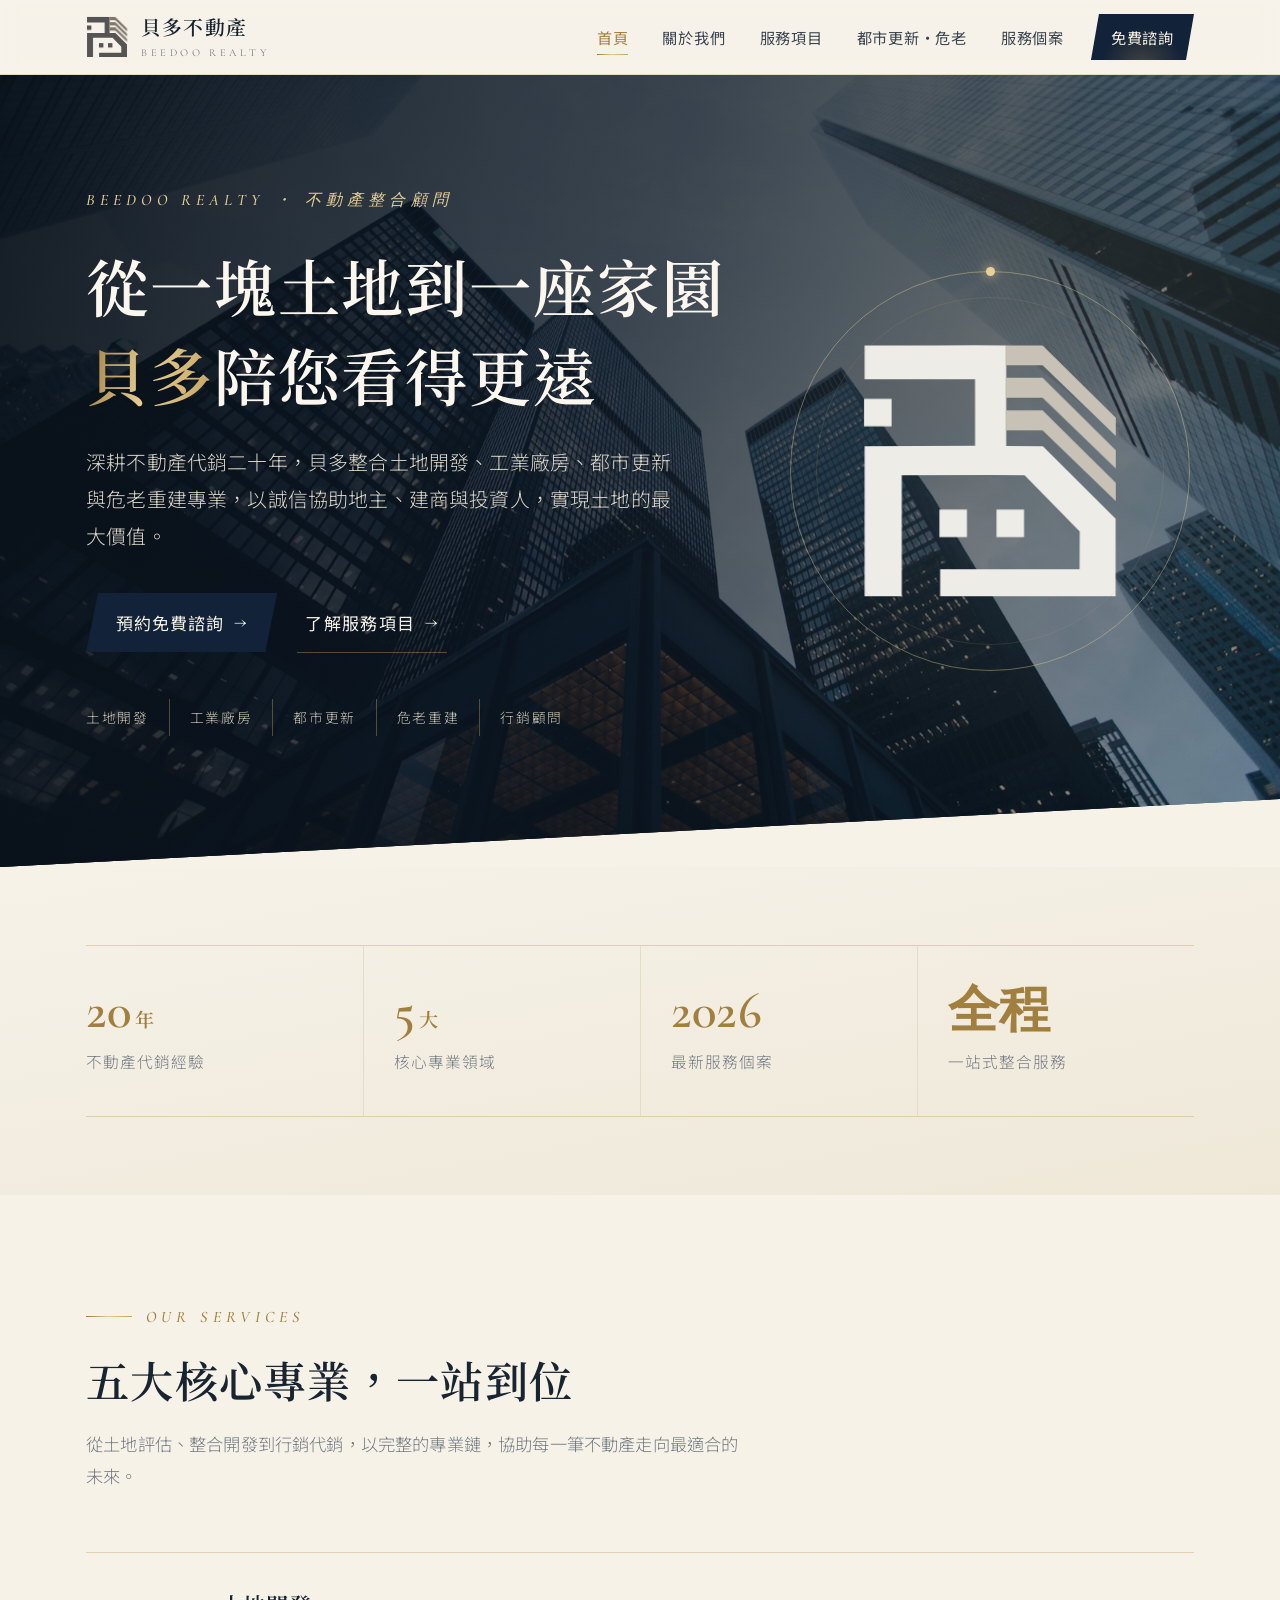
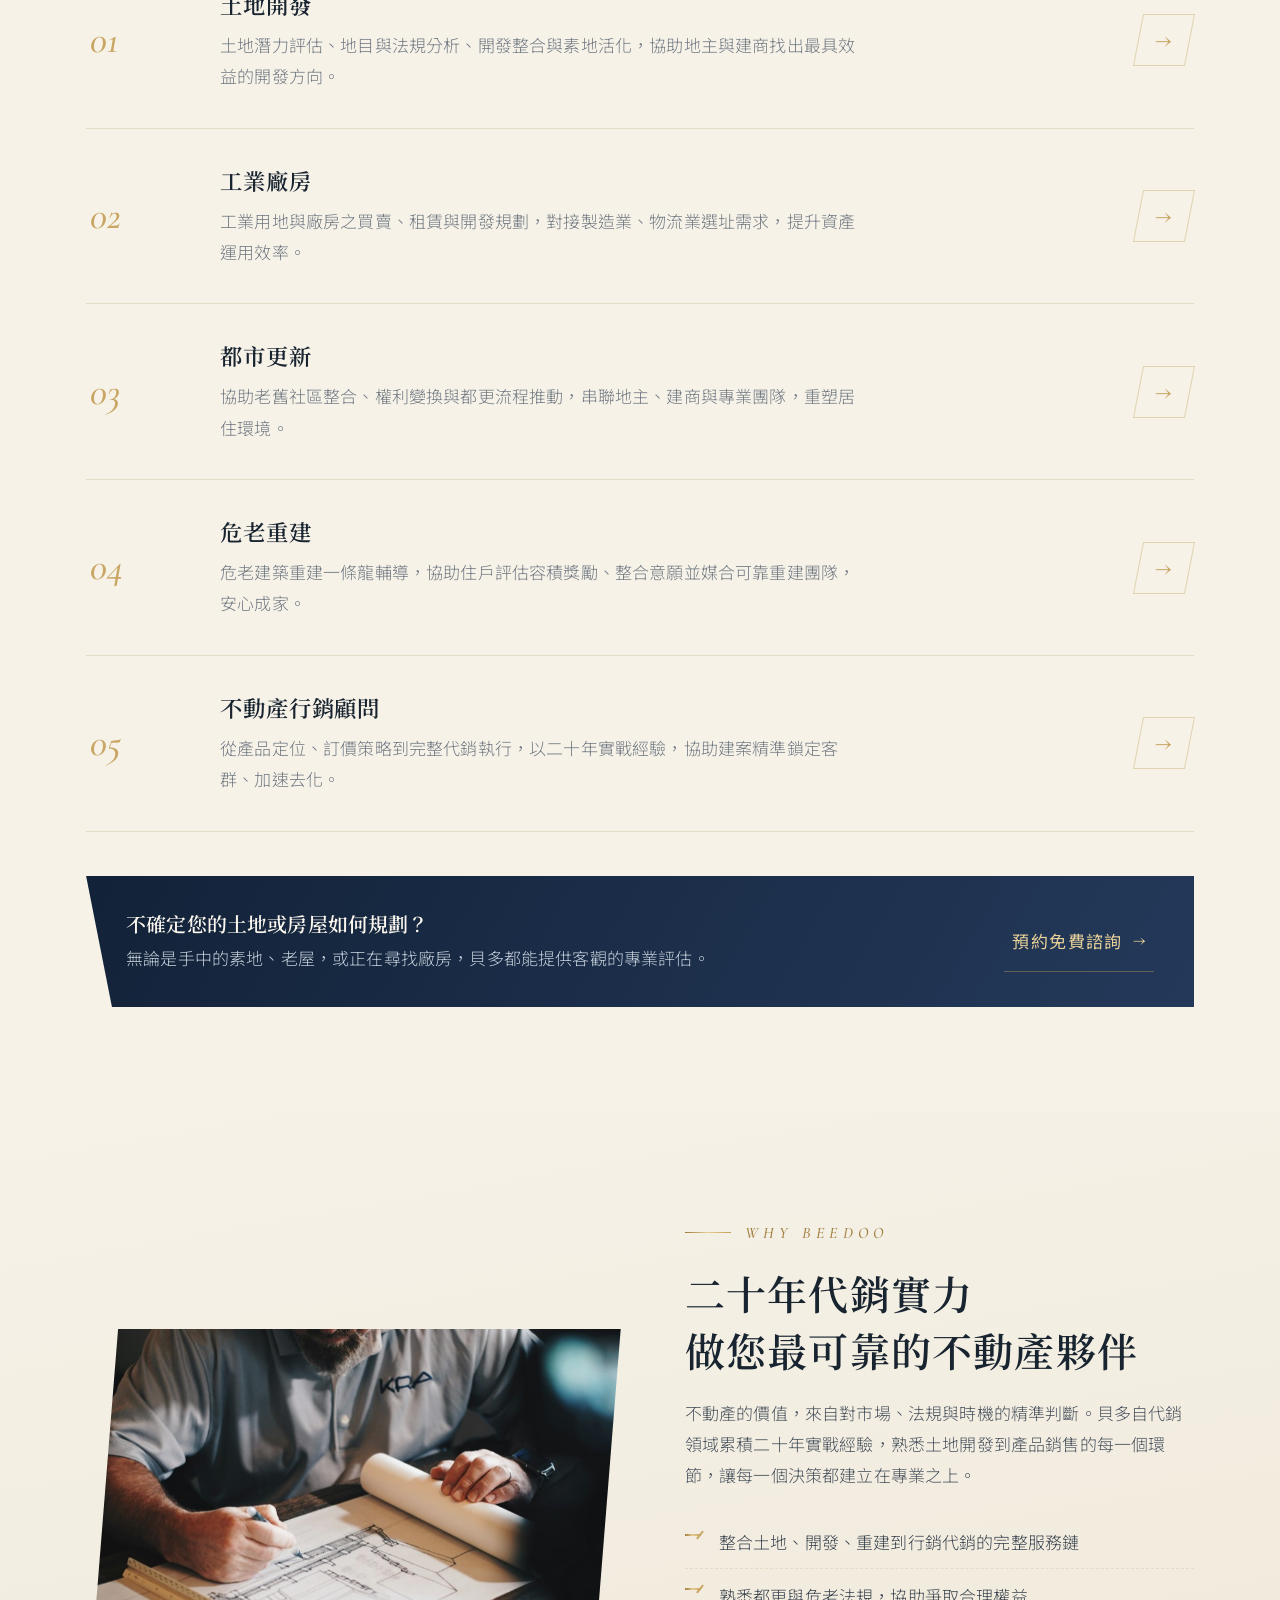
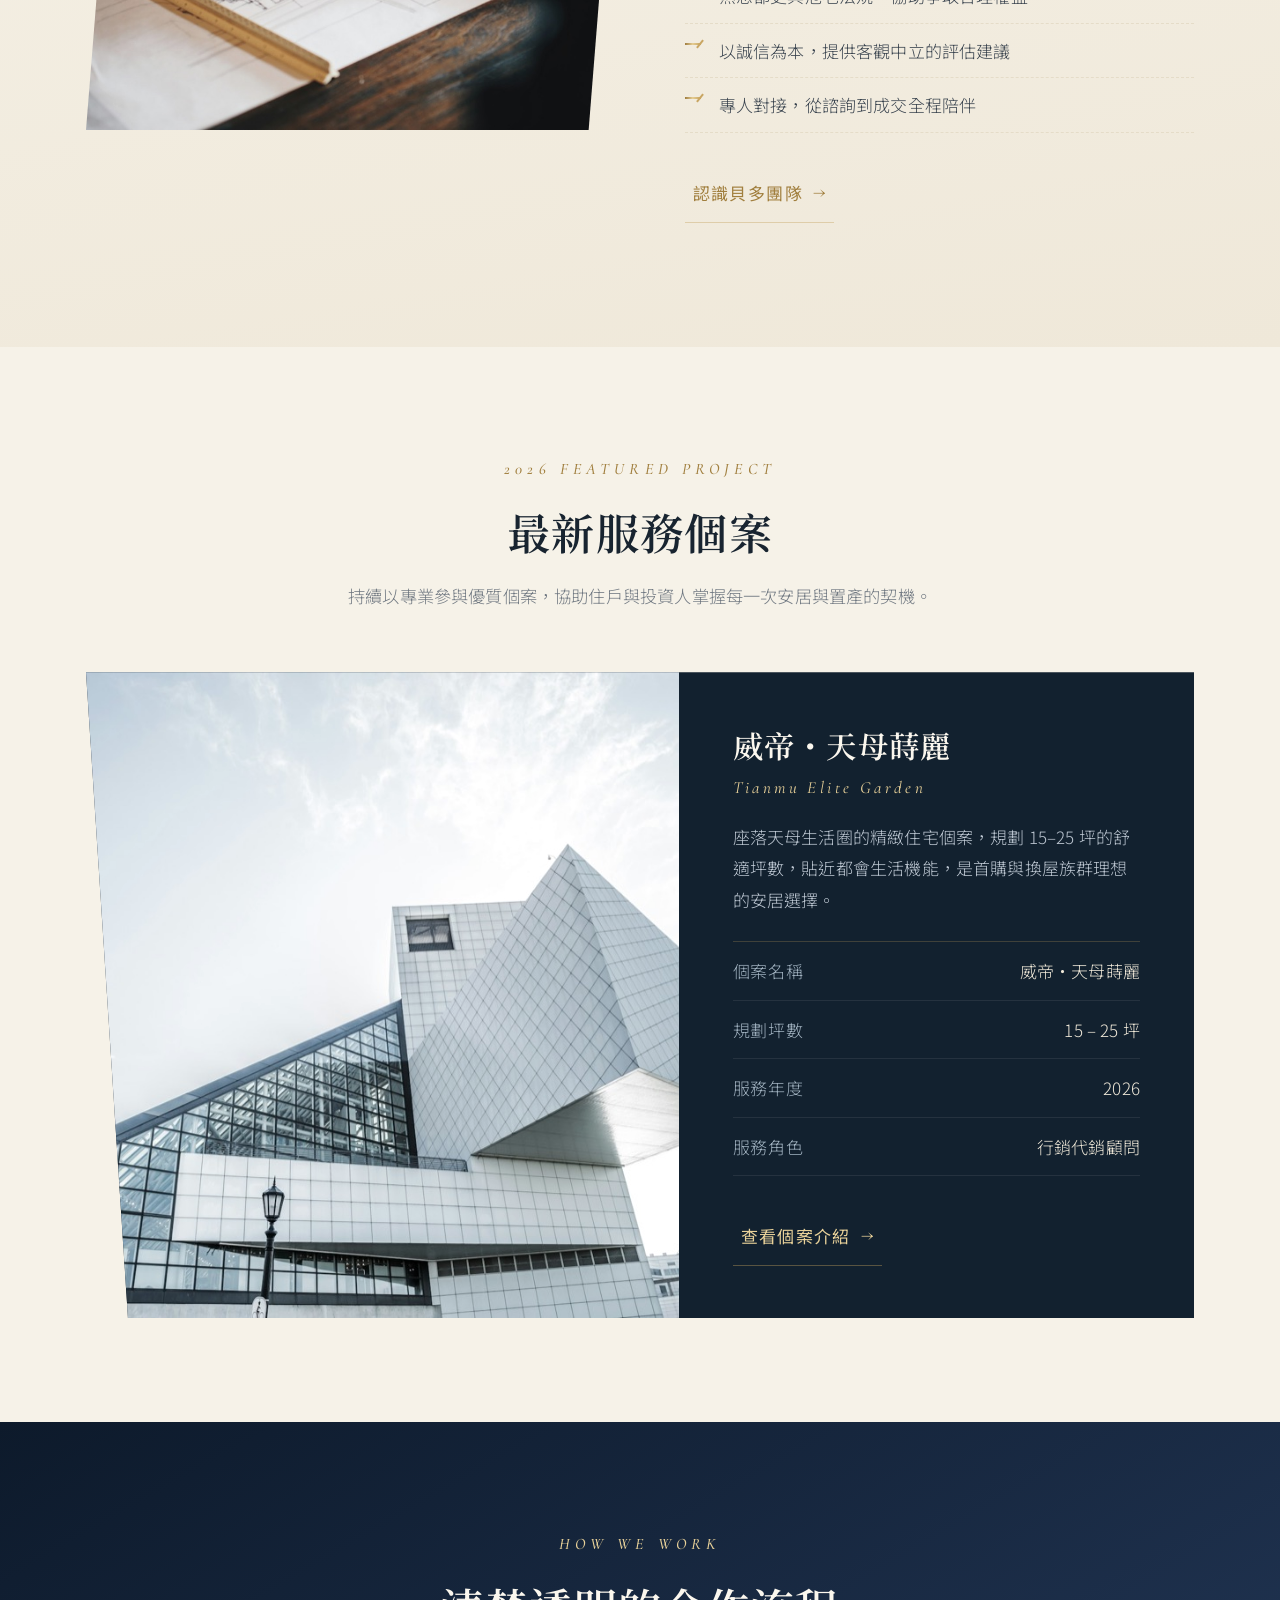
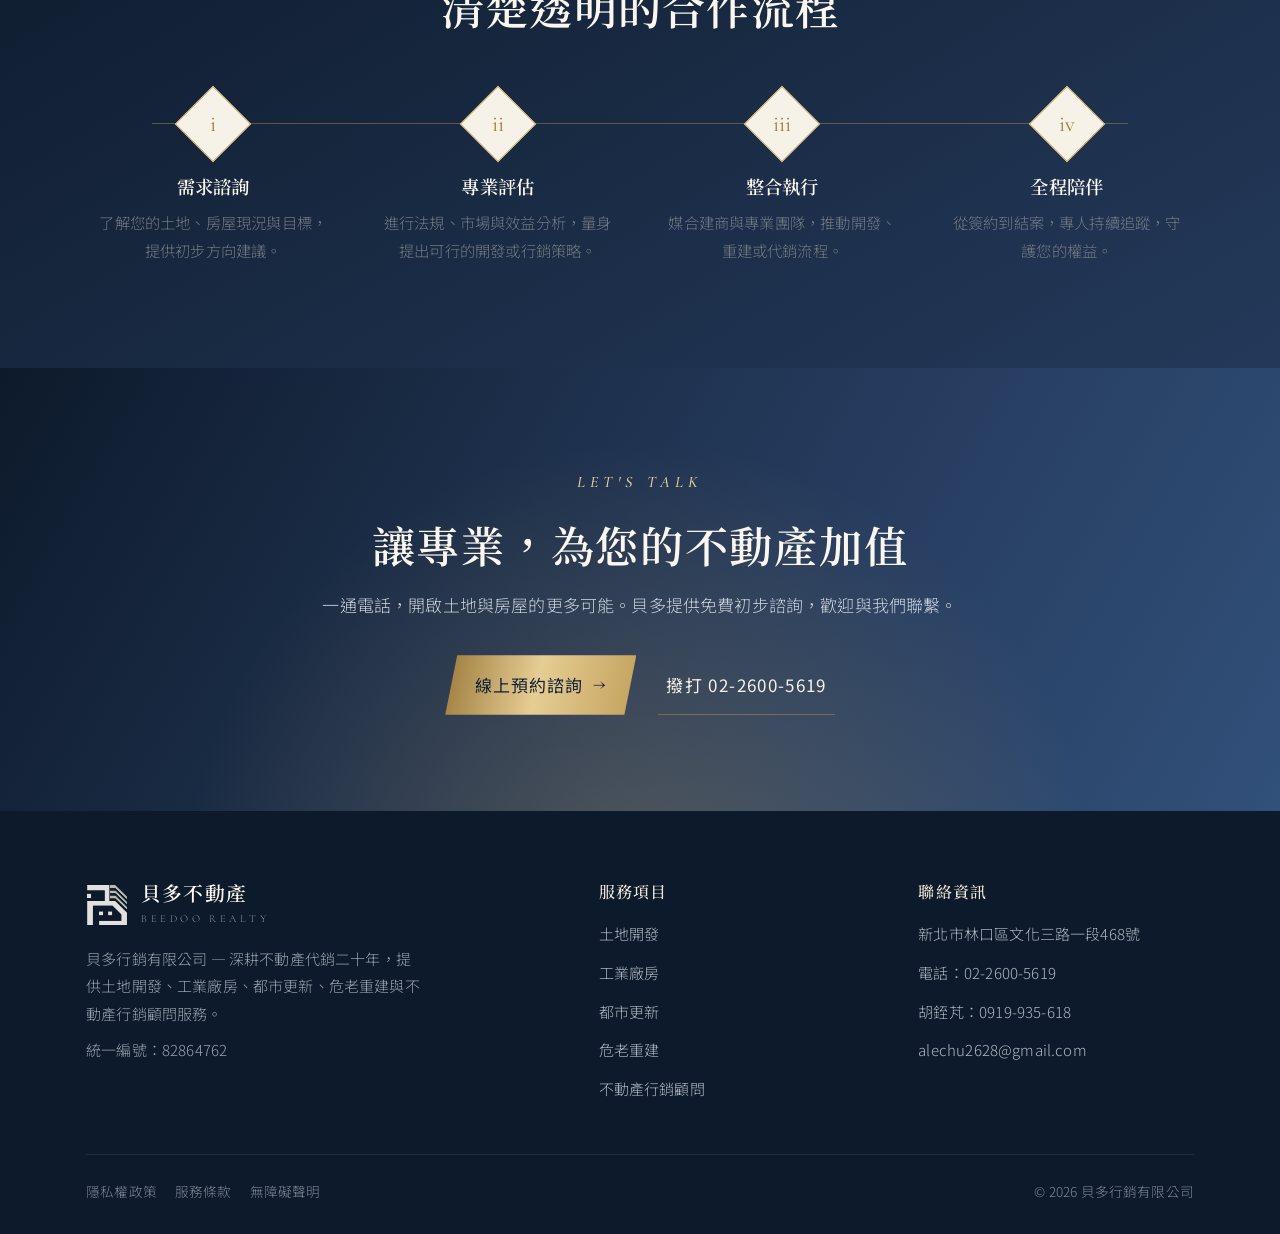
<file: index.html>
<!doctype html>
<html lang="zh-Hant">
<head>
<meta charset="UTF-8">
<meta name="viewport" content="width=device-width,initial-scale=1">
<title>貝多不動產 BEEDOO REALTY｜土地開發・都市更新・危老重建顧問</title>
<meta name="description" content="貝多不動產（貝多行銷有限公司）深耕不動產代銷二十年，提供土地開發、工業廠房、都市更新、危老重建及不動產行銷顧問服務。">
<meta name="author" content="khrishu">
<link rel="icon" href="assets/logo-mark-dark.svg" type="image/svg+xml"><link rel="alternate icon" href="img/logo.png" type="image/png">
<link rel="preconnect" href="https://fonts.googleapis.com"><link rel="preconnect" href="https://fonts.gstatic.com" crossorigin><link href="https://fonts.googleapis.com/css2?family=Noto+Serif+TC:wght@400;500;600;700&family=Noto+Sans+TC:wght@300;400;500;700&family=Cormorant+Garamond:ital,wght@0,400;0,500;0,600;1,400&display=swap" rel="stylesheet">
<link rel="stylesheet" href="css/site.css?v=20260716j">
</head>
<body>
<a class="skip" href="#main" style="position:absolute;left:-999px">跳至主要內容</a>
<header class="top"><div class="wrap nav">
  <a class="brand" href="index.html" aria-label="貝多不動產 首頁">
    <svg class="bmark" viewBox="230 365 620 620" aria-hidden="true"><path class="bpiece bmain" fill="#545454" d="M834.96,786.76 664.06,616.67 577.96,616.29 577.96,380.1 504.72,379.79 406.11,380.2 245.52,380.2 245.52,459.26 504.78,459.26 504.9,615.76 245.52,616.53 245.52,969.23 332.74,969.23 332.74,684.65 541.15,684.52 621.19,684.85 750.58,817.01 750.28,905.73 422.81,905.73 422.81,969.23 834.96,969.23 Z"/><path class="bpiece bs1" fill="#80776D" d="M663.42,532.82 577.14,532.82 577.14,579.49 663.42,579.49 835.33,745.78 835.33,702.69 Z"/><path class="bpiece bs2" fill="#80776D" d="M663.42,456.18 577.14,456.18 577.14,502.86 663.42,502.86 835.33,669.15 835.33,626.06 Z"/><path class="bpiece bs3" fill="#80776D" d="M835.33,592.86 835.33,549.78 663.42,379.9 577.14,379.9 577.14,426.57 663.42,426.57 Z"/><rect class="bpiece bsq1" fill="#545454" x="244.27" y="505.53" width="64.65" height="64.65"/><rect class="bpiece bsq2" fill="#545454" x="421.2" y="765.52" width="64.65" height="64.65"/><rect class="bpiece bsq3" fill="#545454" x="555.29" y="765.52" width="64.65" height="64.65"/></svg>
    <span><span class="tw">貝多不動產</span><span class="en">BEEDOO REALTY</span></span>
  </a>
  <button class="burger" aria-label="開啟選單" aria-expanded="false" aria-controls="menu"><span></span></button>
  <ul class="menu" id="menu">
    <li><a href="index.html" aria-current="page">首頁</a></li>
    <li><a href="about.html">關於我們</a></li>
    <li><a href="services.html">服務項目</a></li>
    <li><a href="urban-renewal.html">都市更新・危老</a></li>
    <li><a href="projects.html">服務個案</a></li>
    <li><a class="cta" href="contact.html">免費諮詢</a></li>
  </ul>
</div></header>
<main id="main">
<div class="intro" aria-hidden="true">
  <svg class="imark" viewBox="230 365 620 620"><path class="piece main" fill="#EEECE7" d="M834.96,786.76 664.06,616.67 577.96,616.29 577.96,380.1 504.72,379.79 406.11,380.2 245.52,380.2 245.52,459.26 504.78,459.26 504.9,615.76 245.52,616.53 245.52,969.23 332.74,969.23 332.74,684.65 541.15,684.52 621.19,684.85 750.58,817.01 750.28,905.73 422.81,905.73 422.81,969.23 834.96,969.23 Z"/><path class="piece s1" fill="#C7C1B6" d="M663.42,532.82 577.14,532.82 577.14,579.49 663.42,579.49 835.33,745.78 835.33,702.69 Z"/><path class="piece s2" fill="#C7C1B6" d="M663.42,456.18 577.14,456.18 577.14,502.86 663.42,502.86 835.33,669.15 835.33,626.06 Z"/><path class="piece s3" fill="#C7C1B6" d="M835.33,592.86 835.33,549.78 663.42,379.9 577.14,379.9 577.14,426.57 663.42,426.57 Z"/><rect class="piece sq1" fill="#EEECE7" x="244.27" y="505.53" width="64.65" height="64.65"/><rect class="piece sq2" fill="#EEECE7" x="421.2" y="765.52" width="64.65" height="64.65"/><rect class="piece sq3" fill="#EEECE7" x="555.29" y="765.52" width="64.65" height="64.65"/></svg>
  <div class="ibrand">Beedoo Realty</div>
</div>
<section class="hero">
  <img class="hero-img" src="img/hero.jpg" alt="現代都市摩天大樓群仰視景觀">
  <div class="hero-emblem assemble" aria-hidden="true"><div class="he-ring2"></div><div class="he-ring"></div><svg class="logo-mark" viewBox="230 365 620 620" aria-hidden="true"><path class="piece main" fill="#EEECE7" d="M834.96,786.76 664.06,616.67 577.96,616.29 577.96,380.1 504.72,379.79 406.11,380.2 245.52,380.2 245.52,459.26 504.78,459.26 504.9,615.76 245.52,616.53 245.52,969.23 332.74,969.23 332.74,684.65 541.15,684.52 621.19,684.85 750.58,817.01 750.28,905.73 422.81,905.73 422.81,969.23 834.96,969.23 Z"/><path class="piece s1" fill="#C7C1B6" d="M663.42,532.82 577.14,532.82 577.14,579.49 663.42,579.49 835.33,745.78 835.33,702.69 Z"/><path class="piece s2" fill="#C7C1B6" d="M663.42,456.18 577.14,456.18 577.14,502.86 663.42,502.86 835.33,669.15 835.33,626.06 Z"/><path class="piece s3" fill="#C7C1B6" d="M835.33,592.86 835.33,549.78 663.42,379.9 577.14,379.9 577.14,426.57 663.42,426.57 Z"/><rect class="piece sq1" fill="#EEECE7" x="244.27" y="505.53" width="64.65" height="64.65"/><rect class="piece sq2" fill="#EEECE7" x="421.2" y="765.52" width="64.65" height="64.65"/><rect class="piece sq3" fill="#EEECE7" x="555.29" y="765.52" width="64.65" height="64.65"/></svg></div>
  <div class="wrap">
    <span class="eyebrow on-dark">Beedoo Realty ・ 不動產整合顧問</span>
    <h1>從一塊土地到一座家園<br><span class="g">貝多</span>陪您看得更遠</h1>
    <p class="lead">深耕不動產代銷二十年，貝多整合土地開發、工業廠房、都市更新與危老重建專業，以誠信協助地主、建商與投資人，實現土地的最大價值。</p>
    <div class="hero-act">
      <a class="link-gold" href="contact.html">預約免費諮詢 <span class="arw">→</span></a>
      <a class="link-line" href="services.html">了解服務項目 <span class="arw">→</span></a>
    </div>
    <div class="hero-tags"><span>土地開發</span><span>工業廠房</span><span>都市更新</span><span>危老重建</span><span>行銷顧問</span></div>
  </div>
</section>
<section class="sec sec-paper" style="padding:78px 0"><div class="wrap"><div class="stats">
  <div class="stat reveal"><div class="n"><span class="count" data-to="20">0</span><em>年</em></div><div class="l">不動產代銷經驗</div></div>
  <div class="stat reveal"><div class="n"><span class="count" data-to="5">0</span><em>大</em></div><div class="l">核心專業領域</div></div>
  <div class="stat reveal"><div class="n">2026</div><div class="l">最新服務個案</div></div>
  <div class="stat reveal"><div class="n">全程</div><div class="l">一站式整合服務</div></div>
</div></div></section>
<section class="sec" id="services"><div class="wrap">
  <div class="head reveal"><span class="eyebrow"><span class="rule"></span>Our Services</span>
    <h2>五大核心專業，一站到位</h2>
    <p class="sub">從土地評估、整合開發到行銷代銷，以完整的專業鏈，協助每一筆不動產走向最適合的未來。</p></div>
  <div class="svc">
    <div class="svc-row reveal"><div class="no">01</div><div class="txt"><h3>土地開發</h3><p>土地潛力評估、地目與法規分析、開發整合與素地活化，協助地主與建商找出最具效益的開發方向。</p></div><a class="go" href="services.html#development" aria-label="了解土地開發"><i>→</i></a></div>
    <div class="svc-row reveal"><div class="no">02</div><div class="txt"><h3>工業廠房</h3><p>工業用地與廠房之買賣、租賃與開發規劃，對接製造業、物流業選址需求，提升資產運用效率。</p></div><a class="go" href="services.html#industrial" aria-label="了解工業廠房"><i>→</i></a></div>
    <div class="svc-row reveal"><div class="no">03</div><div class="txt"><h3>都市更新</h3><p>協助老舊社區整合、權利變換與都更流程推動，串聯地主、建商與專業團隊，重塑居住環境。</p></div><a class="go" href="urban-renewal.html" aria-label="了解都市更新"><i>→</i></a></div>
    <div class="svc-row reveal"><div class="no">04</div><div class="txt"><h3>危老重建</h3><p>危老建築重建一條龍輔導，協助住戶評估容積獎勵、整合意願並媒合可靠重建團隊，安心成家。</p></div><a class="go" href="urban-renewal.html#weilao" aria-label="了解危老重建"><i>→</i></a></div>
    <div class="svc-row reveal"><div class="no">05</div><div class="txt"><h3>不動產行銷顧問</h3><p>從產品定位、訂價策略到完整代銷執行，以二十年實戰經驗，協助建案精準鎖定客群、加速去化。</p></div><a class="go" href="services.html#consulting" aria-label="了解行銷顧問"><i>→</i></a></div>
  </div>
  <div class="svc-note reveal"><div><h3>不確定您的土地或房屋如何規劃？</h3><p>無論是手中的素地、老屋，或正在尋找廠房，貝多都能提供客觀的專業評估。</p></div>
    <a class="link-line" href="contact.html">預約免費諮詢 <span class="arw">→</span></a></div>
</div></section>
<section class="sec sec-paper"><div class="wrap"><div class="media">
  <div class="media-fig reveal"><img src="img/planning.jpg" alt="不動產顧問於圖紙上進行建築規劃" loading="lazy"></div>
  <div class="media-text reveal"><span class="eyebrow"><span class="rule"></span>Why Beedoo</span>
    <h2 style="margin-top:16px">二十年代銷實力<br>做您最可靠的不動產夥伴</h2>
    <p style="font-weight:300;color:#4a545f;margin-top:18px">不動產的價值，來自對市場、法規與時機的精準判斷。貝多自代銷領域累積二十年實戰經驗，熟悉土地開發到產品銷售的每一個環節，讓每一個決策都建立在專業之上。</p>
    <ul class="checks"><li>整合土地、開發、重建到行銷代銷的完整服務鏈</li><li>熟悉都更與危老法規，協助爭取合理權益</li><li>以誠信為本，提供客觀中立的評估建議</li><li>專人對接，從諮詢到成交全程陪伴</li></ul>
    <p style="margin-top:30px"><a class="link-line" href="about.html" style="color:var(--gold-dp);border-color:var(--line-gold)">認識貝多團隊 <span class="arw">→</span></a></p>
  </div></div></div></section>
<section class="sec" id="project"><div class="wrap">
  <div class="head center reveal"><span class="eyebrow">2026 Featured Project</span><h2>最新服務個案</h2>
    <p class="sub">持續以專業參與優質個案，協助住戶與投資人掌握每一次安居與置產的契機。</p></div>
  <div class="proj reveal">
    <div class="proj-img"><span class="proj-badge">2026 服務個案</span><img src="img/project-architecture.jpg" alt="天母蒔麗精緻現代住宅建築外觀" loading="lazy"></div>
    <div class="proj-body"><h3>威帝・天母蒔麗</h3><p class="en">Tianmu Elite Garden</p>
      <p class="d">座落天母生活圈的精緻住宅個案，規劃 15–25 坪的舒適坪數，貼近都會生活機能，是首購與換屋族群理想的安居選擇。</p>
      <ul class="specs"><li><span class="k">個案名稱</span><span class="v">威帝・天母蒔麗</span></li><li><span class="k">規劃坪數</span><span class="v">15 – 25 坪</span></li><li><span class="k">服務年度</span><span class="v">2026</span></li><li><span class="k">服務角色</span><span class="v">行銷代銷顧問</span></li></ul>
      <a class="link-line" href="projects.html" style="color:var(--gold-lt);border-color:var(--line-gold)">查看個案介紹 <span class="arw">→</span></a>
    </div></div>
</div></section>
<section class="sec sec-ink"><div class="wrap">
  <div class="head center reveal"><span class="eyebrow on-dark">How We Work</span><h2>清楚透明的合作流程</h2></div>
  <div class="flow">
    <div class="step reveal"><div class="dot"><i>i</i></div><h3>需求諮詢</h3><p>了解您的土地、房屋現況與目標，提供初步方向建議。</p></div>
    <div class="step reveal"><div class="dot"><i>ii</i></div><h3>專業評估</h3><p>進行法規、市場與效益分析，量身提出可行的開發或行銷策略。</p></div>
    <div class="step reveal"><div class="dot"><i>iii</i></div><h3>整合執行</h3><p>媒合建商與專業團隊，推動開發、重建或代銷流程。</p></div>
    <div class="step reveal"><div class="dot"><i>iv</i></div><h3>全程陪伴</h3><p>從簽約到結案，專人持續追蹤，守護您的權益。</p></div>
  </div></div></section>
<section class="cta"><div class="wrap">
  <span class="eyebrow on-dark">Let's Talk</span>
  <h2 style="margin-top:16px">讓專業，為您的不動產加值</h2>
  <p class="sub">一通電話，開啟土地與房屋的更多可能。貝多提供免費初步諮詢，歡迎與我們聯繫。</p>
  <div class="cta-act">
    <a class="link-gold" href="contact.html" style="background:var(--grad-gold);color:var(--ink)">線上預約諮詢 <span class="arw">→</span></a>
    <a class="link-line" href="tel:+886226005619">撥打 02-2600-5619</a>
  </div></div></section>
</main>
<footer class="foot"><div class="wrap">
  <div class="foot-top">
    <div class="foot-brand">
      <a class="brand" href="index.html"><img src="assets/logo-mark-light.svg" alt="貝多不動產標誌" width="42" height="42">
        <span><span class="tw">貝多不動產</span><span class="en">BEEDOO REALTY</span></span></a>
      <p>貝多行銷有限公司 — 深耕不動產代銷二十年，提供土地開發、工業廠房、都市更新、危老重建與不動產行銷顧問服務。</p>
      <p style="margin-top:8px">統一編號：82864762</p>
    </div>
    <div><h4>服務項目</h4><ul>
      <li><a href="services.html#development">土地開發</a></li><li><a href="services.html#industrial">工業廠房</a></li>
      <li><a href="urban-renewal.html">都市更新</a></li><li><a href="urban-renewal.html#weilao">危老重建</a></li>
      <li><a href="services.html#consulting">不動產行銷顧問</a></li></ul></div>
    <div><h4>聯絡資訊</h4><ul>
      <li>新北市林口區文化三路一段468號</li>
      <li><a href="tel:+886226005619">電話：02-2600-5619</a></li>
      <li><a href="tel:+886919935618">胡銍芃：0919-935-618</a></li>
      <li><a href="mailto:alechu2628@gmail.com">alechu2628@gmail.com</a></li></ul></div>
  </div>
  <div class="foot-bot">
    <div><a href="privacy.html">隱私權政策</a><a href="terms.html">服務條款</a><a href="accessibility.html">無障礙聲明</a></div>
    <div>© 2026 貝多行銷有限公司</div>
  </div>
</div></footer>
<script defer src="js/site.js?v=20260716j"></script>
</body>
</html>
</file>
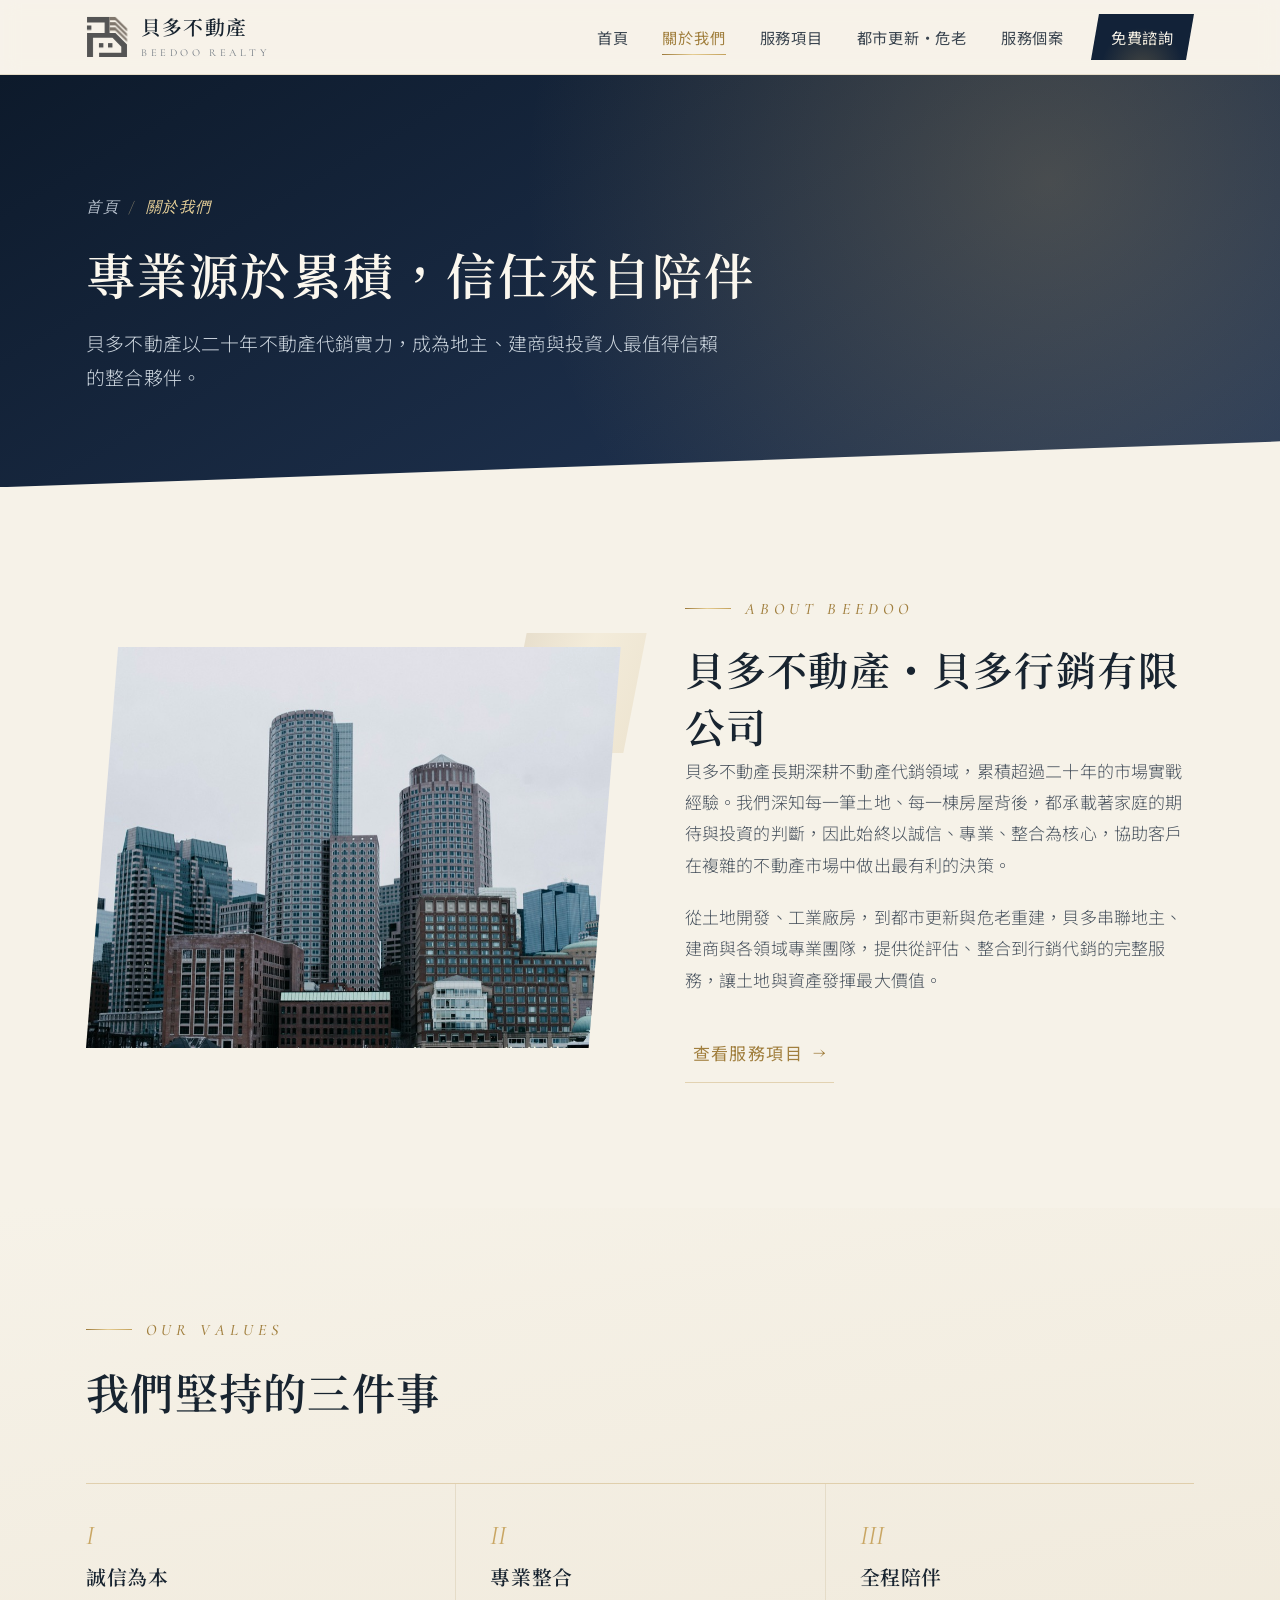
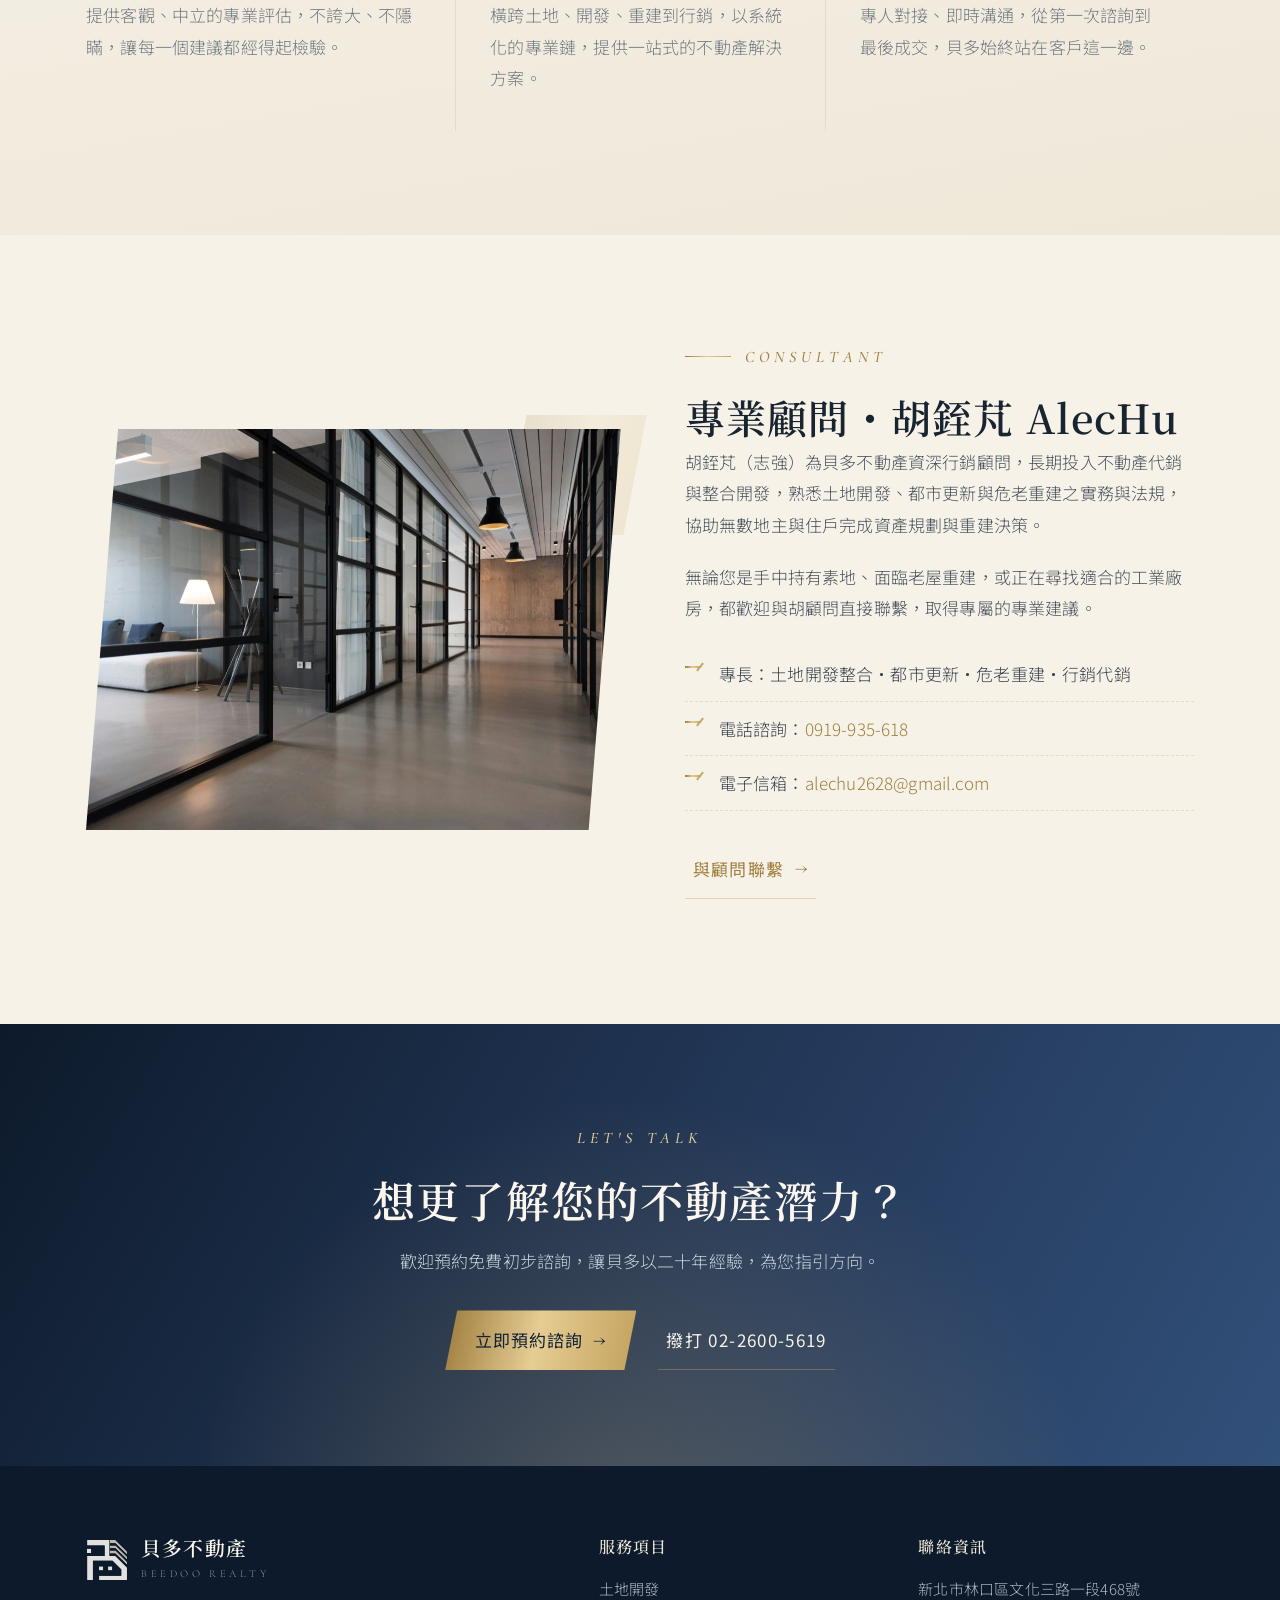
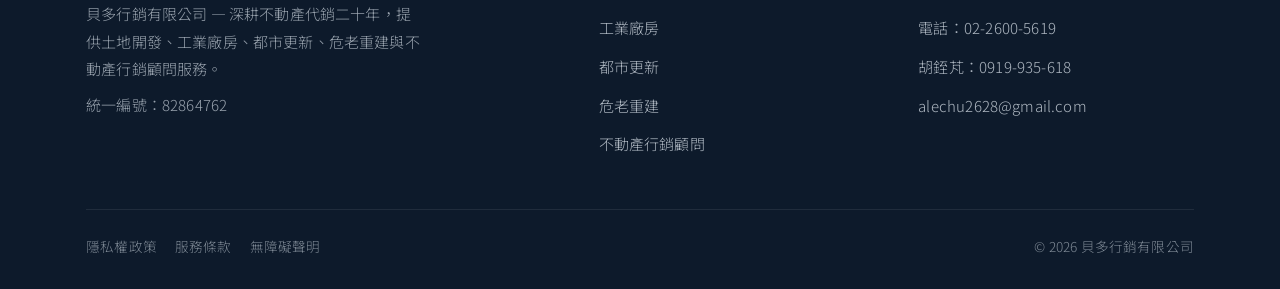
<file: about.html>
<!doctype html>
<html lang="zh-Hant">
<head>
<meta charset="UTF-8">
<meta name="viewport" content="width=device-width,initial-scale=1">
<title>關於貝多不動產｜二十年不動產代銷經驗的整合顧問團隊</title>
<meta name="description" content="貝多不動產深耕代銷二十年，專注土地開發、都市更新、危老重建與行銷顧問，以誠信專業為地主與建商創造價值。">
<meta name="author" content="khrishu">
<link rel="icon" href="assets/logo-mark-dark.svg" type="image/svg+xml"><link rel="alternate icon" href="img/logo.png" type="image/png">
<link rel="preconnect" href="https://fonts.googleapis.com"><link rel="preconnect" href="https://fonts.gstatic.com" crossorigin><link href="https://fonts.googleapis.com/css2?family=Noto+Serif+TC:wght@400;500;600;700&family=Noto+Sans+TC:wght@300;400;500;700&family=Cormorant+Garamond:ital,wght@0,400;0,500;0,600;1,400&display=swap" rel="stylesheet">
<link rel="stylesheet" href="css/site.css?v=20260716j">
</head>
<body>
<a class="skip" href="#main" style="position:absolute;left:-999px">跳至主要內容</a>
<header class="top"><div class="wrap nav">
  <a class="brand" href="index.html" aria-label="貝多不動產 首頁">
    <svg class="bmark" viewBox="230 365 620 620" aria-hidden="true"><path class="bpiece bmain" fill="#545454" d="M834.96,786.76 664.06,616.67 577.96,616.29 577.96,380.1 504.72,379.79 406.11,380.2 245.52,380.2 245.52,459.26 504.78,459.26 504.9,615.76 245.52,616.53 245.52,969.23 332.74,969.23 332.74,684.65 541.15,684.52 621.19,684.85 750.58,817.01 750.28,905.73 422.81,905.73 422.81,969.23 834.96,969.23 Z"/><path class="bpiece bs1" fill="#80776D" d="M663.42,532.82 577.14,532.82 577.14,579.49 663.42,579.49 835.33,745.78 835.33,702.69 Z"/><path class="bpiece bs2" fill="#80776D" d="M663.42,456.18 577.14,456.18 577.14,502.86 663.42,502.86 835.33,669.15 835.33,626.06 Z"/><path class="bpiece bs3" fill="#80776D" d="M835.33,592.86 835.33,549.78 663.42,379.9 577.14,379.9 577.14,426.57 663.42,426.57 Z"/><rect class="bpiece bsq1" fill="#545454" x="244.27" y="505.53" width="64.65" height="64.65"/><rect class="bpiece bsq2" fill="#545454" x="421.2" y="765.52" width="64.65" height="64.65"/><rect class="bpiece bsq3" fill="#545454" x="555.29" y="765.52" width="64.65" height="64.65"/></svg>
    <span><span class="tw">貝多不動產</span><span class="en">BEEDOO REALTY</span></span>
  </a>
  <button class="burger" aria-label="開啟選單" aria-expanded="false" aria-controls="menu"><span></span></button>
  <ul class="menu" id="menu">
    <li><a href="index.html">首頁</a></li>
    <li><a href="about.html" aria-current="page">關於我們</a></li>
    <li><a href="services.html">服務項目</a></li>
    <li><a href="urban-renewal.html">都市更新・危老</a></li>
    <li><a href="projects.html">服務個案</a></li>
    <li><a class="cta" href="contact.html">免費諮詢</a></li>
  </ul>
</div></header>
<main id="main">
<section class="page-hero"><div class="wrap">
  <nav class="crumb" aria-label="麵包屑導覽"><a href="index.html">首頁</a><span>/</span>關於我們</nav>
  <h1>專業源於累積，信任來自陪伴</h1>
  <p class="ph-sub">貝多不動產以二十年不動產代銷實力，成為地主、建商與投資人最值得信賴的整合夥伴。</p>
</div></section>
<section class="sec"><div class="wrap"><div class="media">
  <div class="media-fig reveal"><img src="img/skyline.jpg" alt="都市天際線建築群" loading="lazy"></div>
  <div class="media-text reveal">
    <span class="eyebrow"><span class="rule"></span>About Beedoo</span>
    <h2 style="margin-top:16px">貝多不動產・貝多行銷有限公司</h2>
    <p style="font-weight:300;color:#4a545f;margin-top:0">貝多不動產長期深耕不動產代銷領域，累積超過二十年的市場實戰經驗。我們深知每一筆土地、每一棟房屋背後，都承載著家庭的期待與投資的判斷，因此始終以誠信、專業、整合為核心，協助客戶在複雜的不動產市場中做出最有利的決策。</p><p style="font-weight:300;color:#4a545f;margin-top:0">從土地開發、工業廠房，到都市更新與危老重建，貝多串聯地主、建商與各領域專業團隊，提供從評估、整合到行銷代銷的完整服務，讓土地與資產發揮最大價值。</p><p style="margin-top:28px"><a class="link-line" href="services.html" style="color:var(--gold-dp);border-color:var(--line-gold)">查看服務項目 <span class="arw">→</span></a></p>
  </div>
</div></div></section>
<section class="sec sec-paper"><div class="wrap">
  <div class="head reveal"><span class="eyebrow"><span class="rule"></span>Our Values</span><h2>我們堅持的三件事</h2></div>
  <div class="vals">
    <div class="val reveal"><div class="rn">I</div><h3>誠信為本</h3><p>提供客觀、中立的專業評估，不誇大、不隱瞞，讓每一個建議都經得起檢驗。</p></div>
    <div class="val reveal"><div class="rn">II</div><h3>專業整合</h3><p>橫跨土地、開發、重建到行銷，以系統化的專業鏈，提供一站式的不動產解決方案。</p></div>
    <div class="val reveal"><div class="rn">III</div><h3>全程陪伴</h3><p>專人對接、即時溝通，從第一次諮詢到最後成交，貝多始終站在客戶這一邊。</p></div>
  </div></div></section>
<section class="sec"><div class="wrap"><div class="media reverse">
  <div class="media-fig reveal"><img src="img/office.jpg" alt="現代專業辦公空間" loading="lazy"></div>
  <div class="media-text reveal">
    <span class="eyebrow"><span class="rule"></span>Consultant</span>
    <h2 style="margin-top:16px">專業顧問・胡銍芃 AlecHu</h2>
    <p style="font-weight:300;color:#4a545f;margin-top:0">胡銍芃（志強）為貝多不動產資深行銷顧問，長期投入不動產代銷與整合開發，熟悉土地開發、都市更新與危老重建之實務與法規，協助無數地主與住戶完成資產規劃與重建決策。</p><p style="font-weight:300;color:#4a545f;margin-top:0">無論您是手中持有素地、面臨老屋重建，或正在尋找適合的工業廠房，都歡迎與胡顧問直接聯繫，取得專屬的專業建議。</p><ul class="checks"><li>專長：土地開發整合・都市更新・危老重建・行銷代銷</li><li>電話諮詢：<a href='tel:+886919935618' style='color:var(--gold-dp)'>0919-935-618</a></li><li>電子信箱：<a href='mailto:alechu2628@gmail.com' style='color:var(--gold-dp)'>alechu2628@gmail.com</a></li></ul><p style="margin-top:28px"><a class="link-line" href="contact.html" style="color:var(--gold-dp);border-color:var(--line-gold)">與顧問聯繫 <span class="arw">→</span></a></p>
  </div>
</div></div></section>
<section class="cta"><div class="wrap">
  <span class="eyebrow on-dark">Let's Talk</span>
  <h2 style="margin-top:16px">想更了解您的不動產潛力？</h2>
  <p class="sub">歡迎預約免費初步諮詢，讓貝多以二十年經驗，為您指引方向。</p>
  <div class="cta-act">
    <a class="link-gold" href="contact.html" style="background:var(--grad-gold);color:var(--ink)">立即預約諮詢 <span class="arw">→</span></a>
    <a class="link-line" href="tel:+886226005619">撥打 02-2600-5619</a>
  </div></div></section>
</main>
<footer class="foot"><div class="wrap">
  <div class="foot-top">
    <div class="foot-brand">
      <a class="brand" href="index.html"><img src="assets/logo-mark-light.svg" alt="貝多不動產標誌" width="42" height="42">
        <span><span class="tw">貝多不動產</span><span class="en">BEEDOO REALTY</span></span></a>
      <p>貝多行銷有限公司 — 深耕不動產代銷二十年，提供土地開發、工業廠房、都市更新、危老重建與不動產行銷顧問服務。</p>
      <p style="margin-top:8px">統一編號：82864762</p>
    </div>
    <div><h4>服務項目</h4><ul>
      <li><a href="services.html#development">土地開發</a></li><li><a href="services.html#industrial">工業廠房</a></li>
      <li><a href="urban-renewal.html">都市更新</a></li><li><a href="urban-renewal.html#weilao">危老重建</a></li>
      <li><a href="services.html#consulting">不動產行銷顧問</a></li></ul></div>
    <div><h4>聯絡資訊</h4><ul>
      <li>新北市林口區文化三路一段468號</li>
      <li><a href="tel:+886226005619">電話：02-2600-5619</a></li>
      <li><a href="tel:+886919935618">胡銍芃：0919-935-618</a></li>
      <li><a href="mailto:alechu2628@gmail.com">alechu2628@gmail.com</a></li></ul></div>
  </div>
  <div class="foot-bot">
    <div><a href="privacy.html">隱私權政策</a><a href="terms.html">服務條款</a><a href="accessibility.html">無障礙聲明</a></div>
    <div>© 2026 貝多行銷有限公司</div>
  </div>
</div></footer>
<script defer src="js/site.js?v=20260716j"></script>
</body>
</html>
</file>
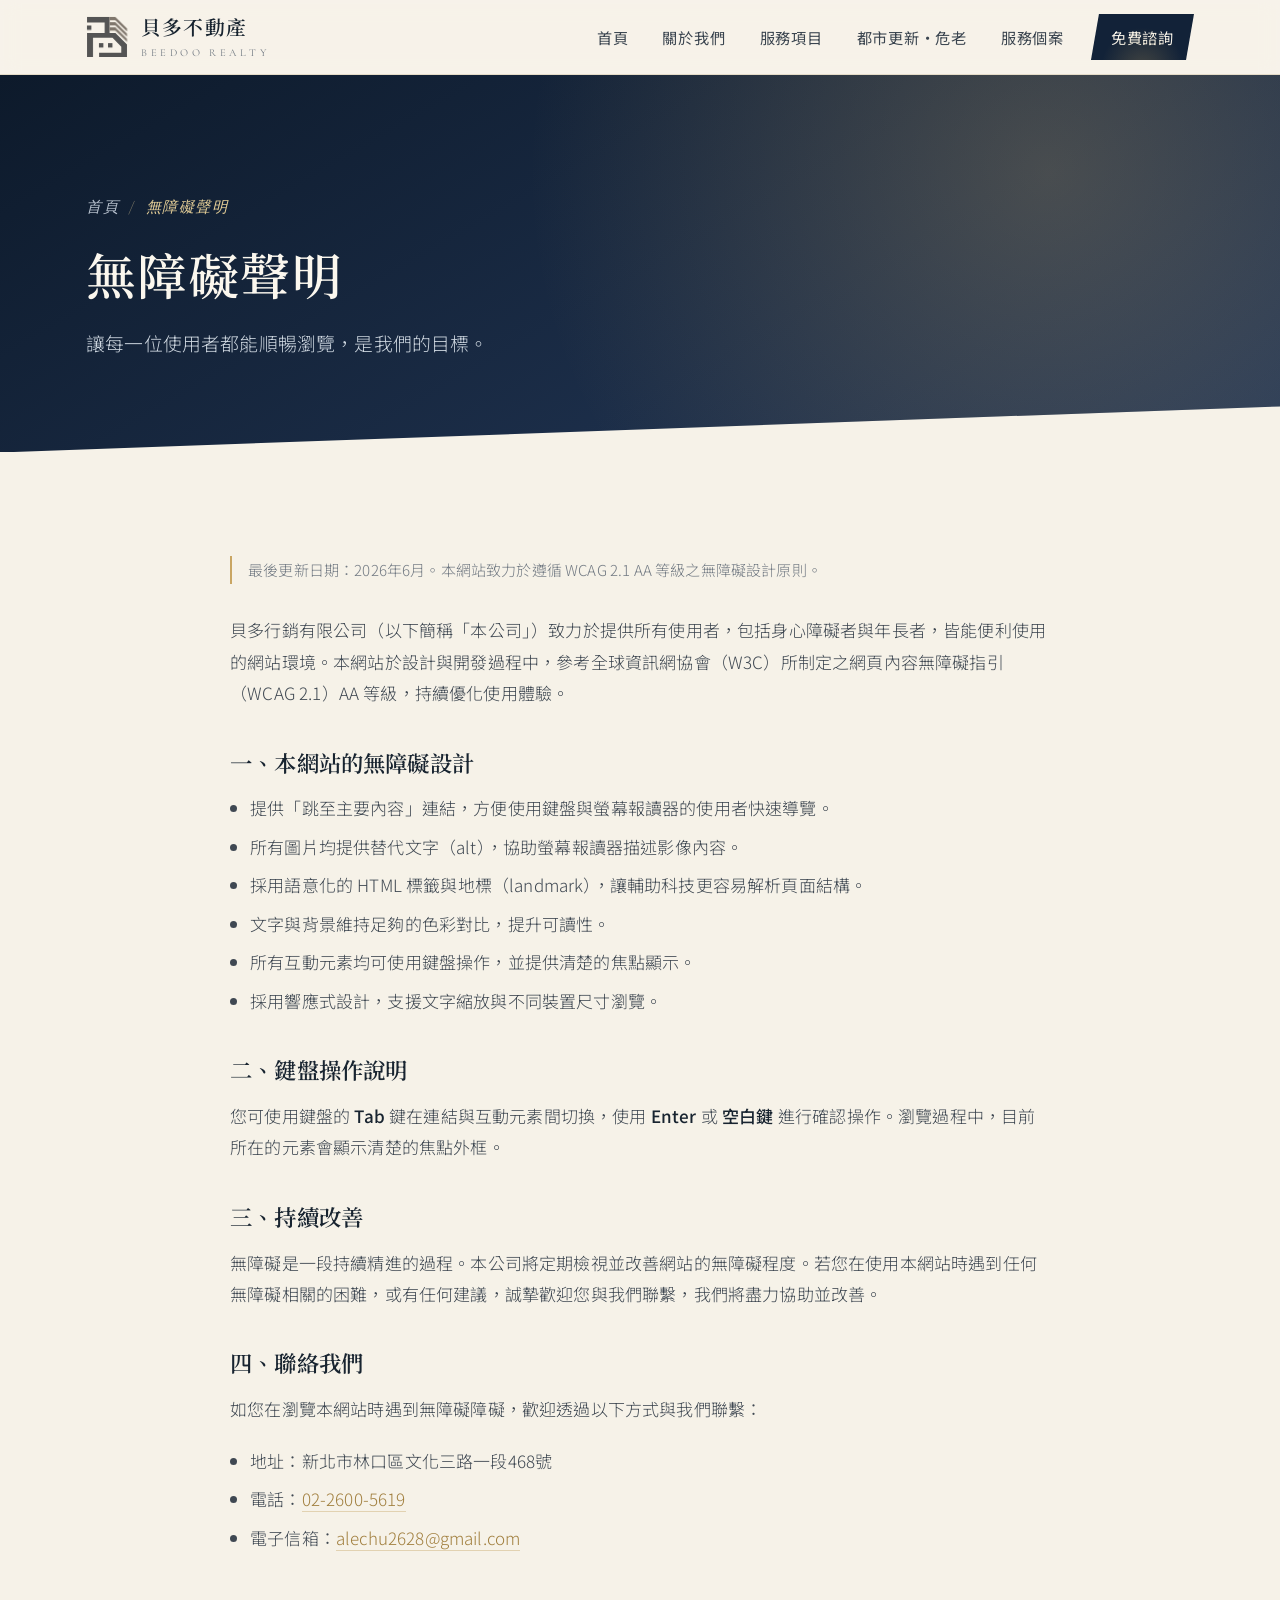
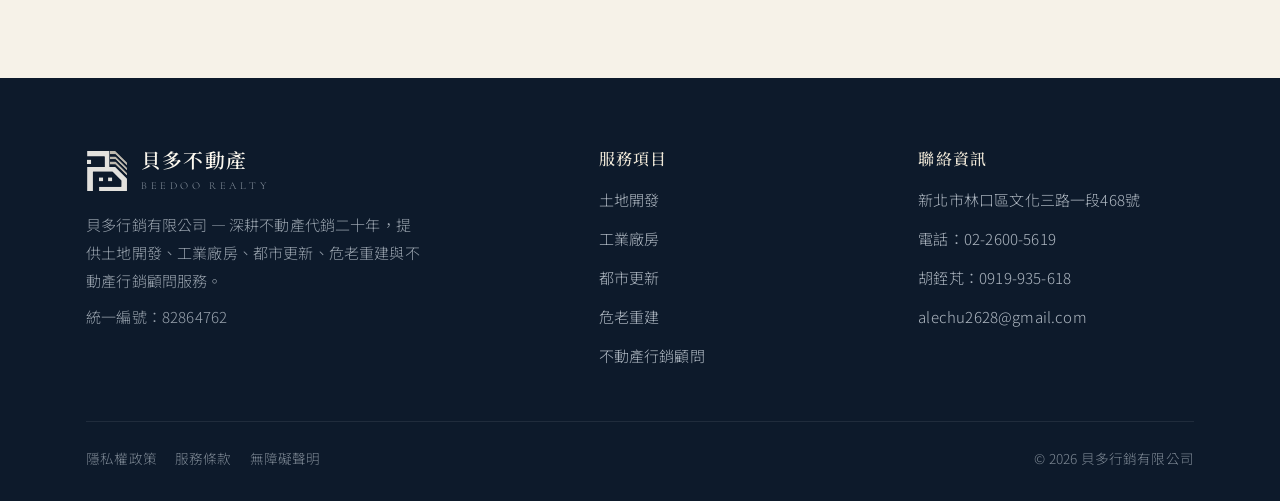
<file: accessibility.html>
<!doctype html>
<html lang="zh-Hant">
<head>
<meta charset="UTF-8">
<meta name="viewport" content="width=device-width,initial-scale=1">
<title>無障礙聲明｜貝多不動產</title>
<meta name="description" content="貝多不動產無障礙聲明，說明本網站採行的無障礙設計與持續改善措施。">
<meta name="author" content="khrishu">
<link rel="icon" href="assets/logo-mark-dark.svg" type="image/svg+xml"><link rel="alternate icon" href="img/logo.png" type="image/png">
<link rel="preconnect" href="https://fonts.googleapis.com"><link rel="preconnect" href="https://fonts.gstatic.com" crossorigin><link href="https://fonts.googleapis.com/css2?family=Noto+Serif+TC:wght@400;500;600;700&family=Noto+Sans+TC:wght@300;400;500;700&family=Cormorant+Garamond:ital,wght@0,400;0,500;0,600;1,400&display=swap" rel="stylesheet">
<link rel="stylesheet" href="css/site.css?v=20260716j">
</head>
<body>
<a class="skip" href="#main" style="position:absolute;left:-999px">跳至主要內容</a>
<header class="top"><div class="wrap nav">
  <a class="brand" href="index.html" aria-label="貝多不動產 首頁">
    <svg class="bmark" viewBox="230 365 620 620" aria-hidden="true"><path class="bpiece bmain" fill="#545454" d="M834.96,786.76 664.06,616.67 577.96,616.29 577.96,380.1 504.72,379.79 406.11,380.2 245.52,380.2 245.52,459.26 504.78,459.26 504.9,615.76 245.52,616.53 245.52,969.23 332.74,969.23 332.74,684.65 541.15,684.52 621.19,684.85 750.58,817.01 750.28,905.73 422.81,905.73 422.81,969.23 834.96,969.23 Z"/><path class="bpiece bs1" fill="#80776D" d="M663.42,532.82 577.14,532.82 577.14,579.49 663.42,579.49 835.33,745.78 835.33,702.69 Z"/><path class="bpiece bs2" fill="#80776D" d="M663.42,456.18 577.14,456.18 577.14,502.86 663.42,502.86 835.33,669.15 835.33,626.06 Z"/><path class="bpiece bs3" fill="#80776D" d="M835.33,592.86 835.33,549.78 663.42,379.9 577.14,379.9 577.14,426.57 663.42,426.57 Z"/><rect class="bpiece bsq1" fill="#545454" x="244.27" y="505.53" width="64.65" height="64.65"/><rect class="bpiece bsq2" fill="#545454" x="421.2" y="765.52" width="64.65" height="64.65"/><rect class="bpiece bsq3" fill="#545454" x="555.29" y="765.52" width="64.65" height="64.65"/></svg>
    <span><span class="tw">貝多不動產</span><span class="en">BEEDOO REALTY</span></span>
  </a>
  <button class="burger" aria-label="開啟選單" aria-expanded="false" aria-controls="menu"><span></span></button>
  <ul class="menu" id="menu">
    <li><a href="index.html">首頁</a></li>
    <li><a href="about.html">關於我們</a></li>
    <li><a href="services.html">服務項目</a></li>
    <li><a href="urban-renewal.html">都市更新・危老</a></li>
    <li><a href="projects.html">服務個案</a></li>
    <li><a class="cta" href="contact.html">免費諮詢</a></li>
  </ul>
</div></header>
<main id="main">
<section class="page-hero"><div class="wrap">
  <nav class="crumb" aria-label="麵包屑導覽"><a href="index.html">首頁</a><span>/</span>無障礙聲明</nav>
  <h1>無障礙聲明</h1>
  <p class="ph-sub">讓每一位使用者都能順暢瀏覽，是我們的目標。</p>
</div></section><section class="sec"><div class="wrap"><div class="prose"><p class="meta">最後更新日期：2026年6月。本網站致力於遵循 WCAG 2.1 AA 等級之無障礙設計原則。</p>
<p>貝多行銷有限公司（以下簡稱「本公司」）致力於提供所有使用者，包括身心障礙者與年長者，皆能便利使用的網站環境。本網站於設計與開發過程中，參考全球資訊網協會（W3C）所制定之網頁內容無障礙指引（WCAG 2.1）AA 等級，持續優化使用體驗。</p>
<h2>一、本網站的無障礙設計</h2><ul><li>提供「跳至主要內容」連結，方便使用鍵盤與螢幕報讀器的使用者快速導覽。</li><li>所有圖片均提供替代文字（alt），協助螢幕報讀器描述影像內容。</li><li>採用語意化的 HTML 標籤與地標（landmark），讓輔助科技更容易解析頁面結構。</li><li>文字與背景維持足夠的色彩對比，提升可讀性。</li><li>所有互動元素均可使用鍵盤操作，並提供清楚的焦點顯示。</li><li>採用響應式設計，支援文字縮放與不同裝置尺寸瀏覽。</li></ul>
<h2>二、鍵盤操作說明</h2><p>您可使用鍵盤的 <strong>Tab</strong> 鍵在連結與互動元素間切換，使用 <strong>Enter</strong> 或 <strong>空白鍵</strong> 進行確認操作。瀏覽過程中，目前所在的元素會顯示清楚的焦點外框。</p>
<h2>三、持續改善</h2><p>無障礙是一段持續精進的過程。本公司將定期檢視並改善網站的無障礙程度。若您在使用本網站時遇到任何無障礙相關的困難，或有任何建議，誠摯歡迎您與我們聯繫，我們將盡力協助並改善。</p>
<h2>四、聯絡我們</h2><p>如您在瀏覽本網站時遇到無障礙障礙，歡迎透過以下方式與我們聯繫：</p><ul><li>地址：新北市林口區文化三路一段468號</li><li>電話：<a href="tel:+886226005619">02-2600-5619</a></li><li>電子信箱：<a href="mailto:alechu2628@gmail.com">alechu2628@gmail.com</a></li></ul></div></div></section>
</main>
<footer class="foot"><div class="wrap">
  <div class="foot-top">
    <div class="foot-brand">
      <a class="brand" href="index.html"><img src="assets/logo-mark-light.svg" alt="貝多不動產標誌" width="42" height="42">
        <span><span class="tw">貝多不動產</span><span class="en">BEEDOO REALTY</span></span></a>
      <p>貝多行銷有限公司 — 深耕不動產代銷二十年，提供土地開發、工業廠房、都市更新、危老重建與不動產行銷顧問服務。</p>
      <p style="margin-top:8px">統一編號：82864762</p>
    </div>
    <div><h4>服務項目</h4><ul>
      <li><a href="services.html#development">土地開發</a></li><li><a href="services.html#industrial">工業廠房</a></li>
      <li><a href="urban-renewal.html">都市更新</a></li><li><a href="urban-renewal.html#weilao">危老重建</a></li>
      <li><a href="services.html#consulting">不動產行銷顧問</a></li></ul></div>
    <div><h4>聯絡資訊</h4><ul>
      <li>新北市林口區文化三路一段468號</li>
      <li><a href="tel:+886226005619">電話：02-2600-5619</a></li>
      <li><a href="tel:+886919935618">胡銍芃：0919-935-618</a></li>
      <li><a href="mailto:alechu2628@gmail.com">alechu2628@gmail.com</a></li></ul></div>
  </div>
  <div class="foot-bot">
    <div><a href="privacy.html">隱私權政策</a><a href="terms.html">服務條款</a><a href="accessibility.html">無障礙聲明</a></div>
    <div>© 2026 貝多行銷有限公司</div>
  </div>
</div></footer>
<script defer src="js/site.js?v=20260716j"></script>
</body>
</html>
</file>
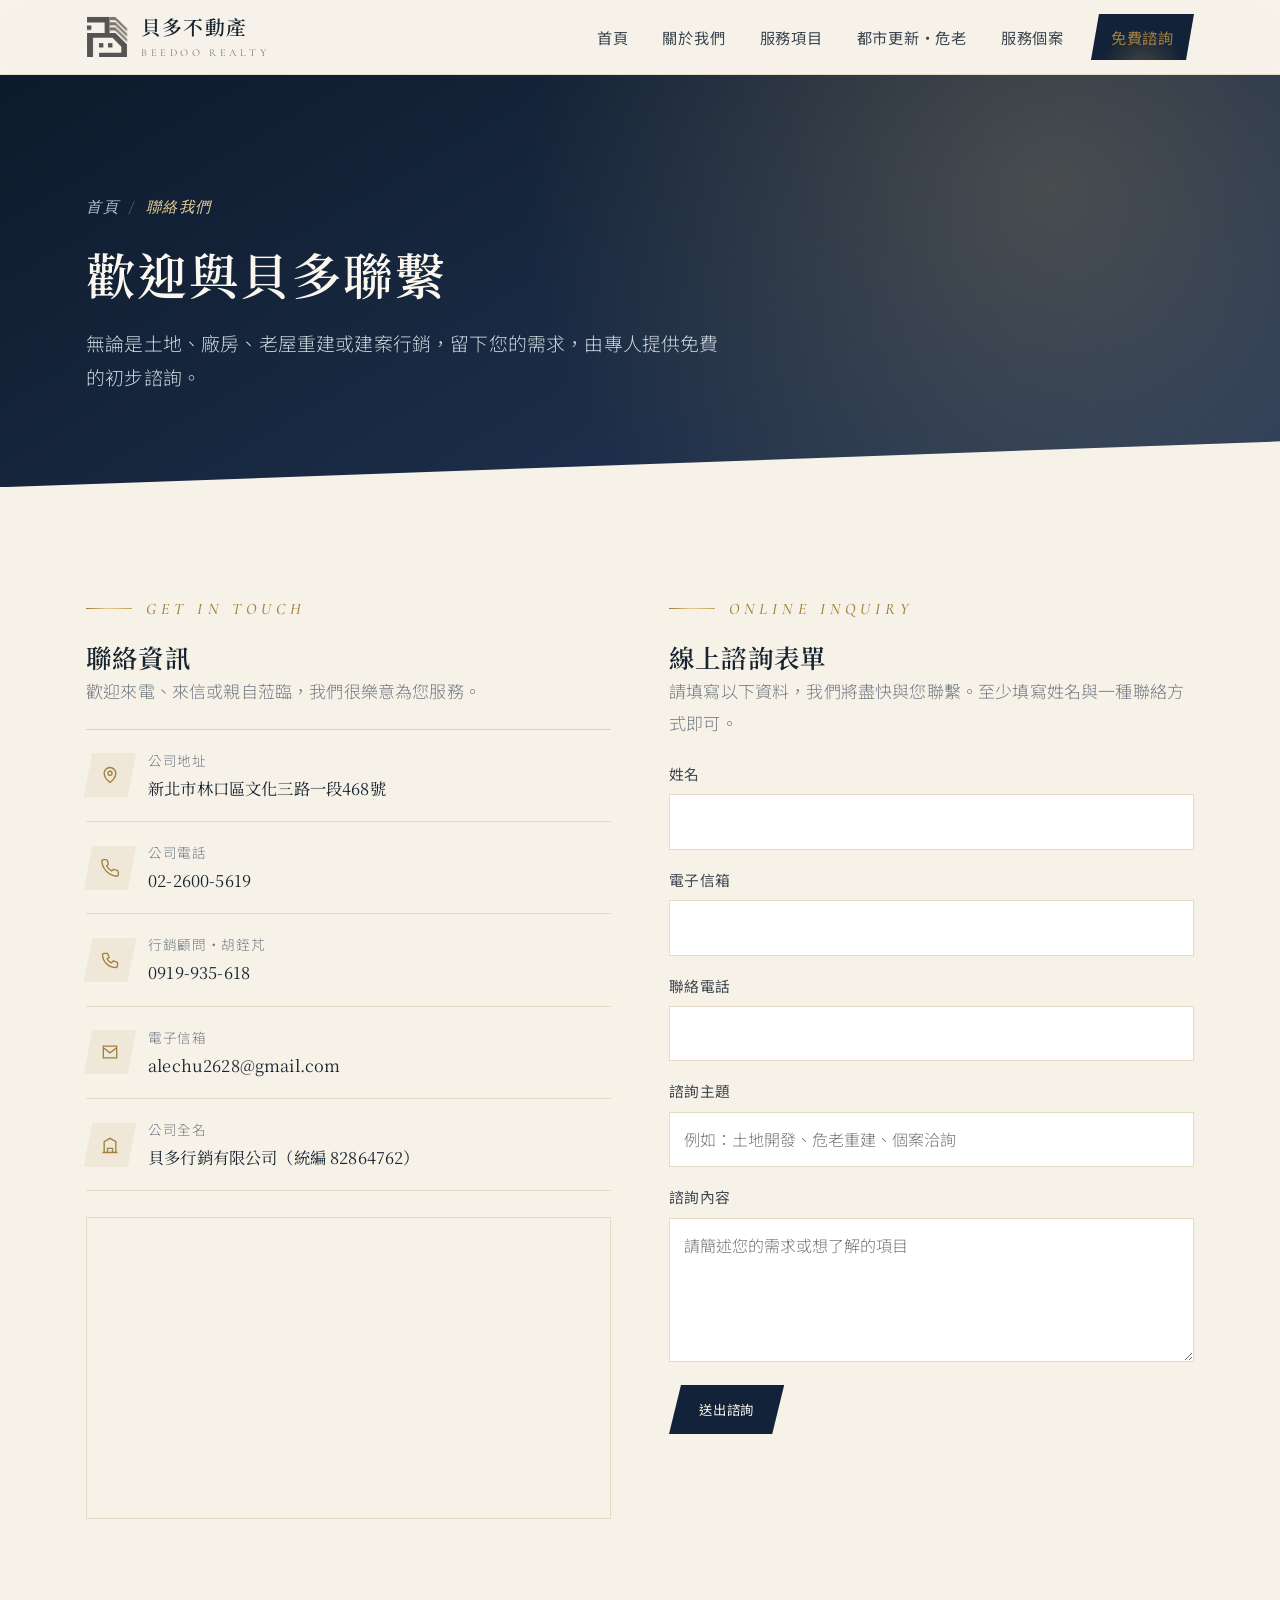
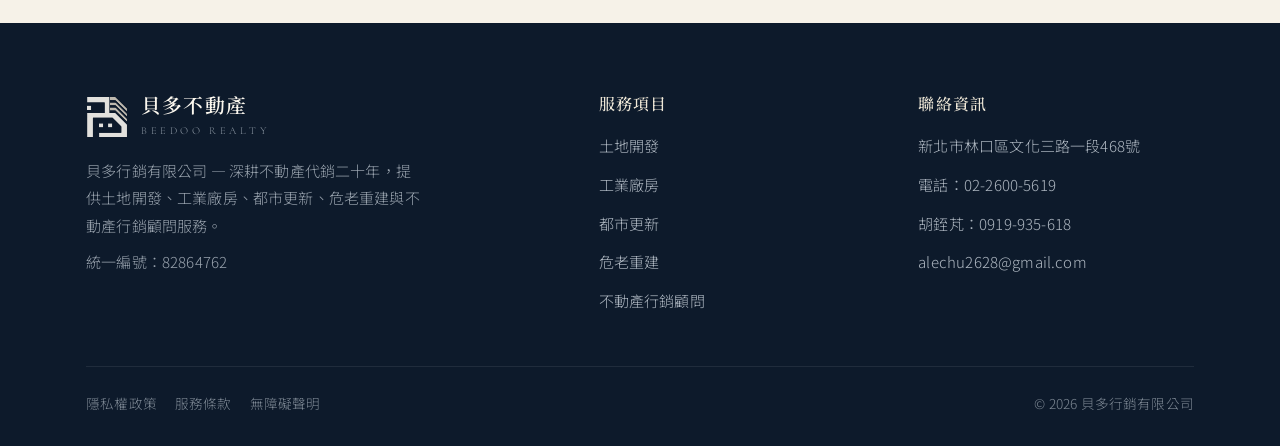
<file: contact.html>
<!doctype html>
<html lang="zh-Hant">
<head>
<meta charset="UTF-8">
<meta name="viewport" content="width=device-width,initial-scale=1">
<title>聯絡我們｜預約免費不動產諮詢｜貝多不動產</title>
<meta name="description" content="聯絡貝多不動產：新北市林口區文化三路一段468號，電話 02-2600-5619。歡迎線上預約免費諮詢。">
<meta name="author" content="khrishu">
<link rel="icon" href="assets/logo-mark-dark.svg" type="image/svg+xml"><link rel="alternate icon" href="img/logo.png" type="image/png">
<link rel="preconnect" href="https://fonts.googleapis.com"><link rel="preconnect" href="https://fonts.gstatic.com" crossorigin><link href="https://fonts.googleapis.com/css2?family=Noto+Serif+TC:wght@400;500;600;700&family=Noto+Sans+TC:wght@300;400;500;700&family=Cormorant+Garamond:ital,wght@0,400;0,500;0,600;1,400&display=swap" rel="stylesheet">
<link rel="stylesheet" href="css/site.css?v=20260716j">
</head>
<body>
<a class="skip" href="#main" style="position:absolute;left:-999px">跳至主要內容</a>
<header class="top"><div class="wrap nav">
  <a class="brand" href="index.html" aria-label="貝多不動產 首頁">
    <svg class="bmark" viewBox="230 365 620 620" aria-hidden="true"><path class="bpiece bmain" fill="#545454" d="M834.96,786.76 664.06,616.67 577.96,616.29 577.96,380.1 504.72,379.79 406.11,380.2 245.52,380.2 245.52,459.26 504.78,459.26 504.9,615.76 245.52,616.53 245.52,969.23 332.74,969.23 332.74,684.65 541.15,684.52 621.19,684.85 750.58,817.01 750.28,905.73 422.81,905.73 422.81,969.23 834.96,969.23 Z"/><path class="bpiece bs1" fill="#80776D" d="M663.42,532.82 577.14,532.82 577.14,579.49 663.42,579.49 835.33,745.78 835.33,702.69 Z"/><path class="bpiece bs2" fill="#80776D" d="M663.42,456.18 577.14,456.18 577.14,502.86 663.42,502.86 835.33,669.15 835.33,626.06 Z"/><path class="bpiece bs3" fill="#80776D" d="M835.33,592.86 835.33,549.78 663.42,379.9 577.14,379.9 577.14,426.57 663.42,426.57 Z"/><rect class="bpiece bsq1" fill="#545454" x="244.27" y="505.53" width="64.65" height="64.65"/><rect class="bpiece bsq2" fill="#545454" x="421.2" y="765.52" width="64.65" height="64.65"/><rect class="bpiece bsq3" fill="#545454" x="555.29" y="765.52" width="64.65" height="64.65"/></svg>
    <span><span class="tw">貝多不動產</span><span class="en">BEEDOO REALTY</span></span>
  </a>
  <button class="burger" aria-label="開啟選單" aria-expanded="false" aria-controls="menu"><span></span></button>
  <ul class="menu" id="menu">
    <li><a href="index.html">首頁</a></li>
    <li><a href="about.html">關於我們</a></li>
    <li><a href="services.html">服務項目</a></li>
    <li><a href="urban-renewal.html">都市更新・危老</a></li>
    <li><a href="projects.html">服務個案</a></li>
    <li><a class="cta" href="contact.html" aria-current="page">免費諮詢</a></li>
  </ul>
</div></header>
<main id="main">
<section class="page-hero"><div class="wrap">
  <nav class="crumb" aria-label="麵包屑導覽"><a href="index.html">首頁</a><span>/</span>聯絡我們</nav>
  <h1>歡迎與貝多聯繫</h1>
  <p class="ph-sub">無論是土地、廠房、老屋重建或建案行銷，留下您的需求，由專人提供免費的初步諮詢。</p>
</div></section>
<section class="sec"><div class="wrap"><div class="contact-grid">
  <div>
    <span class="eyebrow"><span class="rule"></span>Get In Touch</span>
    <h2 style="margin-top:14px">聯絡資訊</h2>
    <p style="font-weight:300;color:var(--muted)">歡迎來電、來信或親自蒞臨，我們很樂意為您服務。</p>
    <div class="info-card">
      <div class="info-row"><div class="ic"><svg viewBox="0 0 24 24"><path d="M12 21s-7-5.5-7-11a7 7 0 0 1 14 0c0 5.5-7 11-7 11z"/><circle cx="12" cy="10" r="2.5"/></svg></div><div><div class="lbl">公司地址</div><div class="val2">新北市林口區文化三路一段468號</div></div></div>
      <div class="info-row"><div class="ic"><svg viewBox="0 0 24 24"><path d="M22 16.9v3a2 2 0 0 1-2.2 2 19.8 19.8 0 0 1-8.6-3 19.5 19.5 0 0 1-6-6 19.8 19.8 0 0 1-3-8.6A2 2 0 0 1 4.1 2h3a2 2 0 0 1 2 1.7c.1.9.3 1.8.6 2.6a2 2 0 0 1-.5 2.1L8 9.6a16 16 0 0 0 6 6l1.2-1.2a2 2 0 0 1 2.1-.5c.8.3 1.7.5 2.6.6a2 2 0 0 1 1.7 2z"/></svg></div><div><div class="lbl">公司電話</div><div class="val2"><a href="tel:+886226005619">02-2600-5619</a></div></div></div>
      <div class="info-row"><div class="ic"><svg viewBox="0 0 24 24"><path d="M5 4h4l2 5-2.5 1.5a11 11 0 0 0 5 5L16 13l5 2v4a2 2 0 0 1-2 2A16 16 0 0 1 3 6a2 2 0 0 1 2-2z"/></svg></div><div><div class="lbl">行銷顧問・胡銍芃</div><div class="val2"><a href="tel:+886919935618">0919-935-618</a></div></div></div>
      <div class="info-row"><div class="ic"><svg viewBox="0 0 24 24"><path d="M4 5h16v14H4z"/><path d="M4 7l8 6 8-6"/></svg></div><div><div class="lbl">電子信箱</div><div class="val2"><a href="mailto:alechu2628@gmail.com">alechu2628@gmail.com</a></div></div></div>
      <div class="info-row"><div class="ic"><svg viewBox="0 0 24 24"><path d="M3 21h18M5 21V8l7-4 7 4v13M9 21v-5h6v5"/></svg></div><div><div class="lbl">公司全名</div><div class="val2">貝多行銷有限公司（統編 82864762）</div></div></div>
    </div>
    <div class="map-wrap"><iframe title="貝多不動產位置地圖" src="https://maps.google.com/maps?q=%E6%96%B0%E5%8C%97%E5%B8%82%E6%9E%97%E5%8F%A3%E5%8D%80%E6%96%87%E5%8C%96%E4%B8%89%E8%B7%AF%E4%B8%80%E6%AE%B5468%E8%99%9F&output=embed" loading="lazy" referrerpolicy="no-referrer-when-downgrade"></iframe></div>
  </div>
  <div>
    <span class="eyebrow"><span class="rule"></span>Online Inquiry</span>
    <h2 style="margin-top:14px">線上諮詢表單</h2>
    <p style="font-weight:300;color:var(--muted)">請填寫以下資料，我們將盡快與您聯繫。至少填寫姓名與一種聯絡方式即可。</p>
    <form class="cform" novalidate>
      <div class="row"><label>姓名<input name="name" autocomplete="name"></label></div>
      <div class="row"><label>電子信箱<input name="email" type="email" autocomplete="email"></label></div>
      <div class="row"><label>聯絡電話<input name="phone" type="tel" autocomplete="tel"></label></div>
      <div class="row"><label>諮詢主題<input name="subject" placeholder="例如：土地開發、危老重建、個案洽詢"></label></div>
      <div class="row"><label>諮詢內容<textarea name="message" rows="4" placeholder="請簡述您的需求或想了解的項目"></textarea></label></div>
      <button class="form-submit" type="submit">送出諮詢</button>
      <div class="form-result" role="status" aria-live="polite"></div>
    </form>
  </div>
</div></div></section>
</main>
<footer class="foot"><div class="wrap">
  <div class="foot-top">
    <div class="foot-brand">
      <a class="brand" href="index.html"><img src="assets/logo-mark-light.svg" alt="貝多不動產標誌" width="42" height="42">
        <span><span class="tw">貝多不動產</span><span class="en">BEEDOO REALTY</span></span></a>
      <p>貝多行銷有限公司 — 深耕不動產代銷二十年，提供土地開發、工業廠房、都市更新、危老重建與不動產行銷顧問服務。</p>
      <p style="margin-top:8px">統一編號：82864762</p>
    </div>
    <div><h4>服務項目</h4><ul>
      <li><a href="services.html#development">土地開發</a></li><li><a href="services.html#industrial">工業廠房</a></li>
      <li><a href="urban-renewal.html">都市更新</a></li><li><a href="urban-renewal.html#weilao">危老重建</a></li>
      <li><a href="services.html#consulting">不動產行銷顧問</a></li></ul></div>
    <div><h4>聯絡資訊</h4><ul>
      <li>新北市林口區文化三路一段468號</li>
      <li><a href="tel:+886226005619">電話：02-2600-5619</a></li>
      <li><a href="tel:+886919935618">胡銍芃：0919-935-618</a></li>
      <li><a href="mailto:alechu2628@gmail.com">alechu2628@gmail.com</a></li></ul></div>
  </div>
  <div class="foot-bot">
    <div><a href="privacy.html">隱私權政策</a><a href="terms.html">服務條款</a><a href="accessibility.html">無障礙聲明</a></div>
    <div>© 2026 貝多行銷有限公司</div>
  </div>
</div></footer>
<script defer src="js/site.js?v=20260716j"></script>
</body>
</html>
</file>
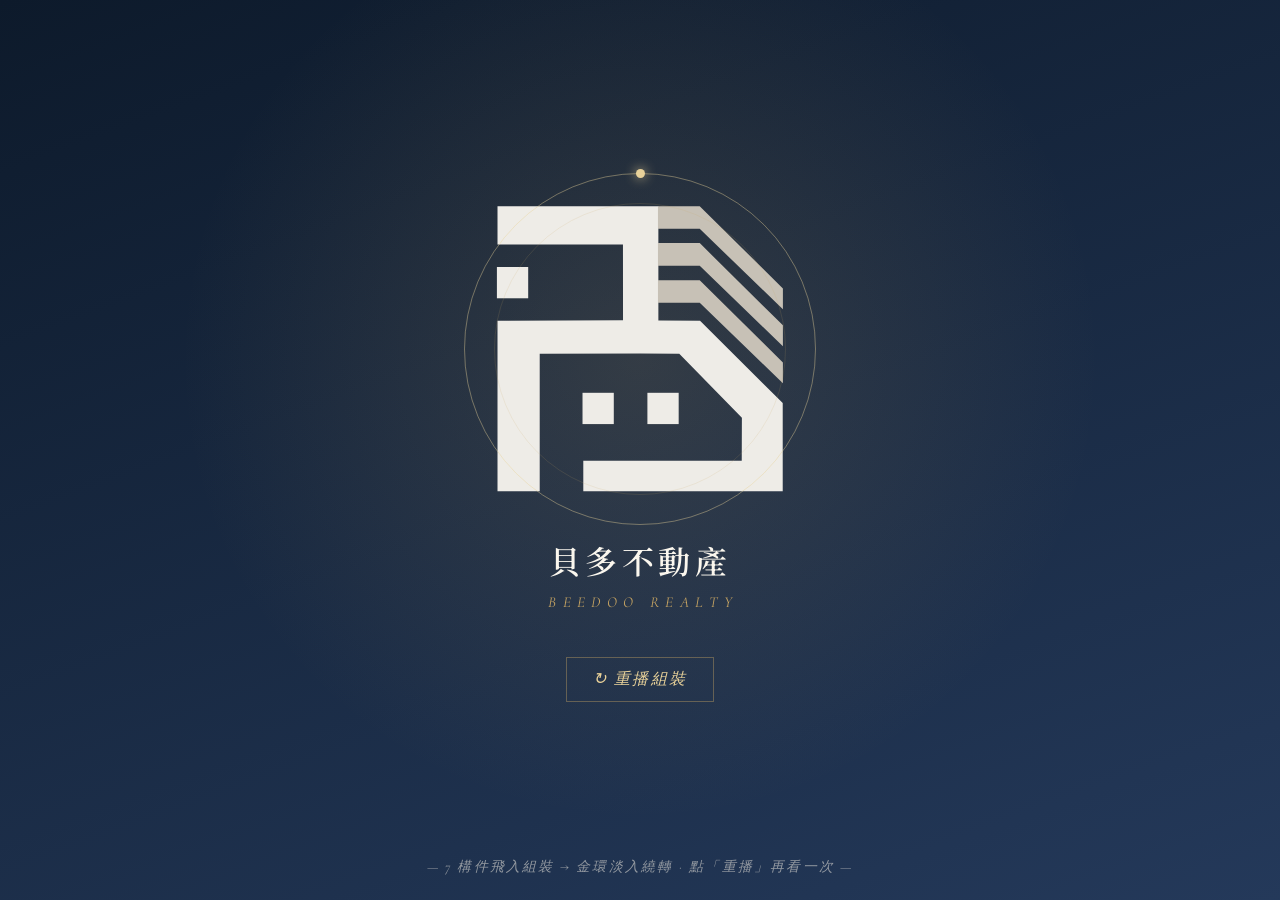
<file: logo-assemble.html>
<!doctype html>
<html lang="zh-Hant">
<head>
<meta charset="UTF-8">
<meta name="viewport" content="width=device-width,initial-scale=1">
<title>貝多｜logo 組裝＋旋轉特效示範</title>
<meta name="author" content="khrishu">
<link rel="preconnect" href="https://fonts.googleapis.com"><link rel="preconnect" href="https://fonts.gstatic.com" crossorigin>
<link href="https://fonts.googleapis.com/css2?family=Noto+Serif+TC:wght@500;600&family=Cormorant+Garamond:ital,wght@0,500;1,400&display=swap" rel="stylesheet">
<style>
:root{--ink:#122238;--ink-2:#0d1a2b;--navy:#24395a;--gold:#c9a663;--gold-lt:#e8d199;
  --serif:"Noto Serif TC",serif;--disp:"Cormorant Garamond",serif}
*{box-sizing:border-box;margin:0;padding:0}
body{min-height:100vh;background:linear-gradient(160deg,var(--ink-2),var(--navy));color:#f3ede1;
  font-family:var(--serif);display:flex;flex-direction:column;align-items:center;justify-content:center;
  padding:50px 20px;position:relative;overflow:hidden}
body::before{content:"";position:absolute;inset:0;background:radial-gradient(circle at 50% 40%,rgba(201,166,99,.16),transparent 55%);pointer-events:none}

.stage{position:relative;z-index:2;text-align:center}
.emblem{position:relative;width:300px;height:300px;margin:0 auto;display:flex;align-items:center;justify-content:center}

/* 金環（組裝完成後淡入並繞轉） */
.emblem-ring{position:absolute;inset:-26px;border:1px solid rgba(232,209,153,.42);border-radius:50%;opacity:1}
.emblem-ring::before{content:"";position:absolute;top:-5px;left:50%;width:9px;height:9px;margin-left:-4.5px;
  background:var(--gold-lt);border-radius:50%;box-shadow:0 0 12px rgba(232,209,153,.95)}
.emblem-ring2{position:absolute;inset:4px;border:1px solid rgba(201,166,99,.15);border-radius:50%;opacity:1}

.logo{width:300px;height:300px;overflow:visible}
.piece{transform-box:fill-box;transform-origin:center;opacity:1}

/* ===== 加了 .assembling 才播放：組裝 → 金環淡入 → 金環繞轉 ===== */
.assembling .piece{animation-name:asm;animation-duration:1s;animation-timing-function:cubic-bezier(.22,.7,.2,1);animation-fill-mode:both}
@keyframes asm{
  from{opacity:0;transform:translate(var(--tx,0),var(--ty,0)) scale(var(--sc,1)) rotate(var(--rot,0deg))}
  to{opacity:1;transform:translate(0,0) scale(1) rotate(0)}
}
.main{--ty:78px;--sc:.96}         .assembling .main{animation-delay:.05s}
.s1{--tx:120px;--ty:-40px}        .assembling .s1{animation-delay:.42s}
.s2{--tx:120px;--ty:-24px}        .assembling .s2{animation-delay:.52s}
.s3{--tx:120px;--ty:-8px}         .assembling .s3{animation-delay:.62s}
.sq1{--tx:-70px;--sc:0;--rot:-90deg}  .assembling .sq1{animation-delay:.80s}
.sq2{--ty:70px;--sc:0;--rot:90deg}    .assembling .sq2{animation-delay:.90s}
.sq3{--ty:70px;--sc:0;--rot:90deg}    .assembling .sq3{animation-delay:1s}

/* 金環：組裝完成(約2s)後淡入，並開始無限繞轉 */
.assembling .emblem-ring{opacity:0;animation:ringfade .8s ease 1.9s both, spin 24s linear 1.9s infinite}
.assembling .emblem-ring2{opacity:0;animation:ringfade .8s ease 2s both}
@keyframes ringfade{from{opacity:0}to{opacity:1}}
@keyframes spin{to{transform:rotate(360deg)}}

.brand{margin-top:38px;opacity:1}
.assembling .brand{opacity:0;animation:fadeup .9s ease 2.15s forwards}
@keyframes fadeup{from{opacity:0;transform:translateY(16px)}to{opacity:1;transform:translateY(0)}}
.brand .tw{font-family:var(--serif);font-weight:600;font-size:2rem;letter-spacing:.14em;color:#fbf7ee}
.brand .en{font-family:var(--disp);font-style:italic;letter-spacing:.42em;text-transform:uppercase;color:var(--gold);font-size:.95rem;margin-top:10px;padding-left:.42em}

.replay{margin-top:46px;position:relative;z-index:2;font-family:var(--disp);font-style:italic;letter-spacing:.14em;
  background:transparent;color:var(--gold-lt);border:1px solid rgba(201,166,99,.4);padding:11px 26px;cursor:pointer;font-size:1rem;transition:.25s}
.replay:hover{background:rgba(201,166,99,.12)}
.tip{position:absolute;bottom:24px;left:0;right:0;text-align:center;z-index:2;font-family:var(--disp);font-style:italic;letter-spacing:.16em;color:rgba(243,237,225,.55);font-size:.86rem}
@media(prefers-reduced-motion:reduce){.assembling .piece,.assembling .brand,.assembling .emblem-ring,.assembling .emblem-ring2{animation:none;opacity:1;transform:none}}
</style>
</head>
<body>
<div class="stage assembling">
  <div class="emblem">
    <div class="emblem-ring2"></div>
    <div class="emblem-ring"></div>
    <svg class="logo" viewBox="230 365 620 620" role="img" aria-label="貝多不動產標誌組裝動畫">
      <path class="piece main" fill="#EEECE7" d="M834.96,786.76 664.06,616.67 577.96,616.29 577.96,380.1 504.72,379.79 406.11,380.2 245.52,380.2 245.52,459.26 504.78,459.26 504.9,615.76 245.52,616.53 245.52,969.23 332.74,969.23 332.74,684.65 541.15,684.52 621.19,684.85 750.58,817.01 750.28,905.73 422.81,905.73 422.81,969.23 834.96,969.23 Z"/>
      <path class="piece s1" fill="#C7C1B6" d="M663.42,532.82 577.14,532.82 577.14,579.49 663.42,579.49 835.33,745.78 835.33,702.69 Z"/>
      <path class="piece s2" fill="#C7C1B6" d="M663.42,456.18 577.14,456.18 577.14,502.86 663.42,502.86 835.33,669.15 835.33,626.06 Z"/>
      <path class="piece s3" fill="#C7C1B6" d="M835.33,592.86 835.33,549.78 663.42,379.9 577.14,379.9 577.14,426.57 663.42,426.57 Z"/>
      <rect class="piece sq1" fill="#EEECE7" x="244.27" y="505.53" width="64.65" height="64.65"/>
      <rect class="piece sq2" fill="#EEECE7" x="421.2" y="765.52" width="64.65" height="64.65"/>
      <rect class="piece sq3" fill="#EEECE7" x="555.29" y="765.52" width="64.65" height="64.65"/>
    </svg>
  </div>
  <div class="brand"><div class="tw">貝多不動產</div><div class="en">Beedoo Realty</div></div>
</div>
<button class="replay" onclick="replay()">↻ 重播組裝</button>
<div class="tip">— 7 構件飛入組裝 → 金環淡入繞轉 · 點「重播」再看一次 —</div>
<script>
function replay(){
  var s=document.querySelector('.stage');
  s.classList.remove('assembling'); void s.offsetWidth; s.classList.add('assembling');
}
</script>
</body>
</html>
</file>
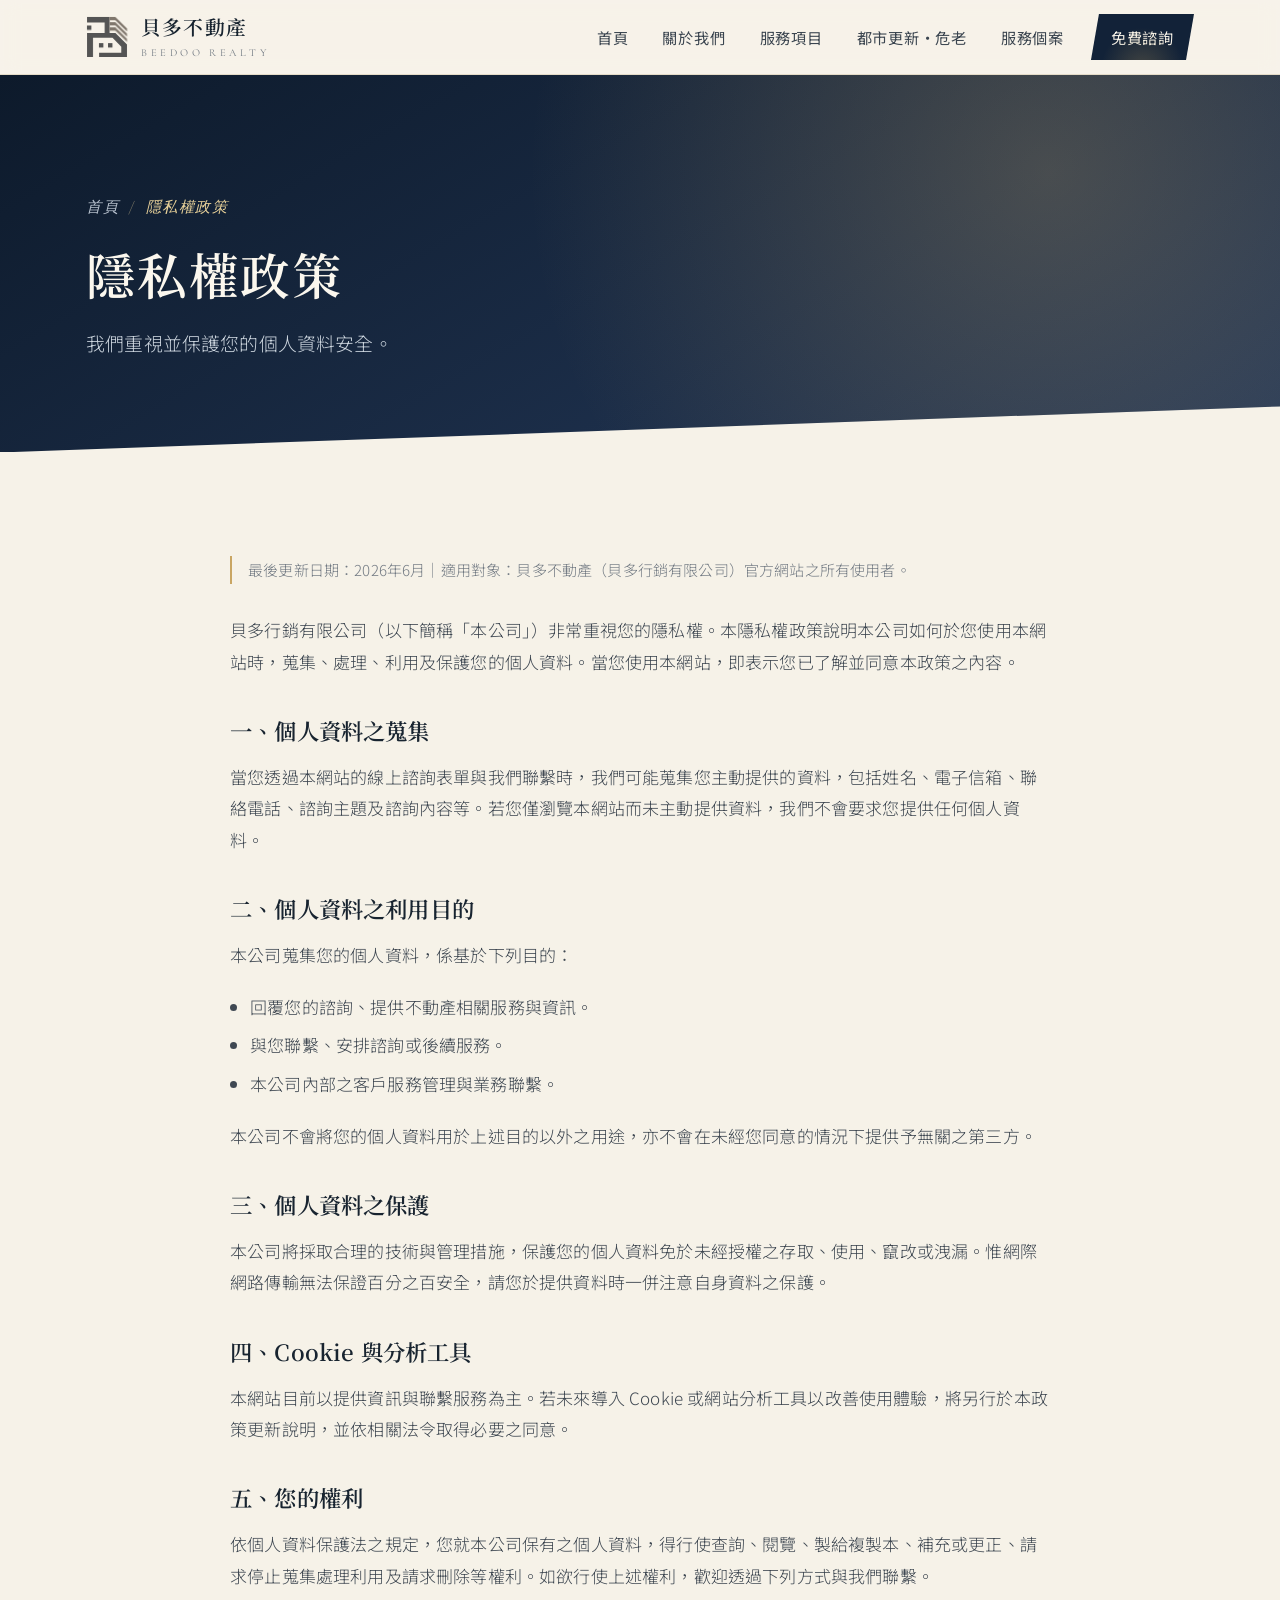
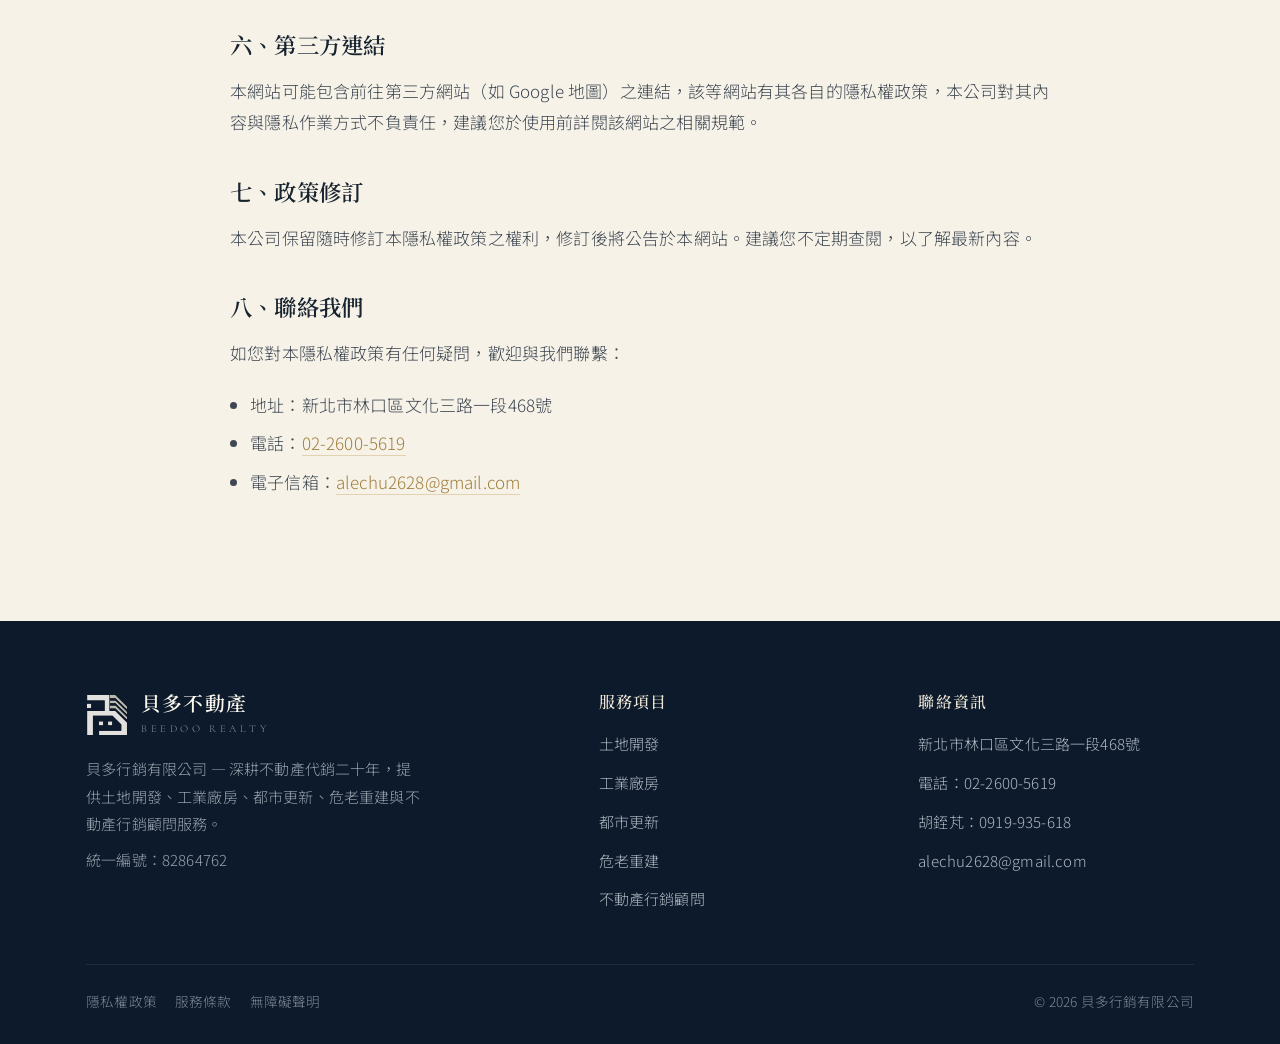
<file: privacy.html>
<!doctype html>
<html lang="zh-Hant">
<head>
<meta charset="UTF-8">
<meta name="viewport" content="width=device-width,initial-scale=1">
<title>隱私權政策｜貝多不動產</title>
<meta name="description" content="貝多不動產隱私權政策，說明我們如何蒐集、使用與保護您的個人資料。">
<meta name="author" content="khrishu">
<link rel="icon" href="assets/logo-mark-dark.svg" type="image/svg+xml"><link rel="alternate icon" href="img/logo.png" type="image/png">
<link rel="preconnect" href="https://fonts.googleapis.com"><link rel="preconnect" href="https://fonts.gstatic.com" crossorigin><link href="https://fonts.googleapis.com/css2?family=Noto+Serif+TC:wght@400;500;600;700&family=Noto+Sans+TC:wght@300;400;500;700&family=Cormorant+Garamond:ital,wght@0,400;0,500;0,600;1,400&display=swap" rel="stylesheet">
<link rel="stylesheet" href="css/site.css?v=20260716j">
</head>
<body>
<a class="skip" href="#main" style="position:absolute;left:-999px">跳至主要內容</a>
<header class="top"><div class="wrap nav">
  <a class="brand" href="index.html" aria-label="貝多不動產 首頁">
    <svg class="bmark" viewBox="230 365 620 620" aria-hidden="true"><path class="bpiece bmain" fill="#545454" d="M834.96,786.76 664.06,616.67 577.96,616.29 577.96,380.1 504.72,379.79 406.11,380.2 245.52,380.2 245.52,459.26 504.78,459.26 504.9,615.76 245.52,616.53 245.52,969.23 332.74,969.23 332.74,684.65 541.15,684.52 621.19,684.85 750.58,817.01 750.28,905.73 422.81,905.73 422.81,969.23 834.96,969.23 Z"/><path class="bpiece bs1" fill="#80776D" d="M663.42,532.82 577.14,532.82 577.14,579.49 663.42,579.49 835.33,745.78 835.33,702.69 Z"/><path class="bpiece bs2" fill="#80776D" d="M663.42,456.18 577.14,456.18 577.14,502.86 663.42,502.86 835.33,669.15 835.33,626.06 Z"/><path class="bpiece bs3" fill="#80776D" d="M835.33,592.86 835.33,549.78 663.42,379.9 577.14,379.9 577.14,426.57 663.42,426.57 Z"/><rect class="bpiece bsq1" fill="#545454" x="244.27" y="505.53" width="64.65" height="64.65"/><rect class="bpiece bsq2" fill="#545454" x="421.2" y="765.52" width="64.65" height="64.65"/><rect class="bpiece bsq3" fill="#545454" x="555.29" y="765.52" width="64.65" height="64.65"/></svg>
    <span><span class="tw">貝多不動產</span><span class="en">BEEDOO REALTY</span></span>
  </a>
  <button class="burger" aria-label="開啟選單" aria-expanded="false" aria-controls="menu"><span></span></button>
  <ul class="menu" id="menu">
    <li><a href="index.html">首頁</a></li>
    <li><a href="about.html">關於我們</a></li>
    <li><a href="services.html">服務項目</a></li>
    <li><a href="urban-renewal.html">都市更新・危老</a></li>
    <li><a href="projects.html">服務個案</a></li>
    <li><a class="cta" href="contact.html">免費諮詢</a></li>
  </ul>
</div></header>
<main id="main">
<section class="page-hero"><div class="wrap">
  <nav class="crumb" aria-label="麵包屑導覽"><a href="index.html">首頁</a><span>/</span>隱私權政策</nav>
  <h1>隱私權政策</h1>
  <p class="ph-sub">我們重視並保護您的個人資料安全。</p>
</div></section><section class="sec"><div class="wrap"><div class="prose"><p class="meta">最後更新日期：2026年6月｜適用對象：貝多不動產（貝多行銷有限公司）官方網站之所有使用者。</p>
<p>貝多行銷有限公司（以下簡稱「本公司」）非常重視您的隱私權。本隱私權政策說明本公司如何於您使用本網站時，蒐集、處理、利用及保護您的個人資料。當您使用本網站，即表示您已了解並同意本政策之內容。</p>
<h2>一、個人資料之蒐集</h2><p>當您透過本網站的線上諮詢表單與我們聯繫時，我們可能蒐集您主動提供的資料，包括姓名、電子信箱、聯絡電話、諮詢主題及諮詢內容等。若您僅瀏覽本網站而未主動提供資料，我們不會要求您提供任何個人資料。</p>
<h2>二、個人資料之利用目的</h2><p>本公司蒐集您的個人資料，係基於下列目的：</p><ul><li>回覆您的諮詢、提供不動產相關服務與資訊。</li><li>與您聯繫、安排諮詢或後續服務。</li><li>本公司內部之客戶服務管理與業務聯繫。</li></ul><p>本公司不會將您的個人資料用於上述目的以外之用途，亦不會在未經您同意的情況下提供予無關之第三方。</p>
<h2>三、個人資料之保護</h2><p>本公司將採取合理的技術與管理措施，保護您的個人資料免於未經授權之存取、使用、竄改或洩漏。惟網際網路傳輸無法保證百分之百安全，請您於提供資料時一併注意自身資料之保護。</p>
<h2>四、Cookie 與分析工具</h2><p>本網站目前以提供資訊與聯繫服務為主。若未來導入 Cookie 或網站分析工具以改善使用體驗，將另行於本政策更新說明，並依相關法令取得必要之同意。</p>
<h2>五、您的權利</h2><p>依個人資料保護法之規定，您就本公司保有之個人資料，得行使查詢、閱覽、製給複製本、補充或更正、請求停止蒐集處理利用及請求刪除等權利。如欲行使上述權利，歡迎透過下列方式與我們聯繫。</p>
<h2>六、第三方連結</h2><p>本網站可能包含前往第三方網站（如 Google 地圖）之連結，該等網站有其各自的隱私權政策，本公司對其內容與隱私作業方式不負責任，建議您於使用前詳閱該網站之相關規範。</p>
<h2>七、政策修訂</h2><p>本公司保留隨時修訂本隱私權政策之權利，修訂後將公告於本網站。建議您不定期查閱，以了解最新內容。</p>
<h2>八、聯絡我們</h2><p>如您對本隱私權政策有任何疑問，歡迎與我們聯繫：</p><ul><li>地址：新北市林口區文化三路一段468號</li><li>電話：<a href="tel:+886226005619">02-2600-5619</a></li><li>電子信箱：<a href="mailto:alechu2628@gmail.com">alechu2628@gmail.com</a></li></ul></div></div></section>
</main>
<footer class="foot"><div class="wrap">
  <div class="foot-top">
    <div class="foot-brand">
      <a class="brand" href="index.html"><img src="assets/logo-mark-light.svg" alt="貝多不動產標誌" width="42" height="42">
        <span><span class="tw">貝多不動產</span><span class="en">BEEDOO REALTY</span></span></a>
      <p>貝多行銷有限公司 — 深耕不動產代銷二十年，提供土地開發、工業廠房、都市更新、危老重建與不動產行銷顧問服務。</p>
      <p style="margin-top:8px">統一編號：82864762</p>
    </div>
    <div><h4>服務項目</h4><ul>
      <li><a href="services.html#development">土地開發</a></li><li><a href="services.html#industrial">工業廠房</a></li>
      <li><a href="urban-renewal.html">都市更新</a></li><li><a href="urban-renewal.html#weilao">危老重建</a></li>
      <li><a href="services.html#consulting">不動產行銷顧問</a></li></ul></div>
    <div><h4>聯絡資訊</h4><ul>
      <li>新北市林口區文化三路一段468號</li>
      <li><a href="tel:+886226005619">電話：02-2600-5619</a></li>
      <li><a href="tel:+886919935618">胡銍芃：0919-935-618</a></li>
      <li><a href="mailto:alechu2628@gmail.com">alechu2628@gmail.com</a></li></ul></div>
  </div>
  <div class="foot-bot">
    <div><a href="privacy.html">隱私權政策</a><a href="terms.html">服務條款</a><a href="accessibility.html">無障礙聲明</a></div>
    <div>© 2026 貝多行銷有限公司</div>
  </div>
</div></footer>
<script defer src="js/site.js?v=20260716j"></script>
</body>
</html>
</file>
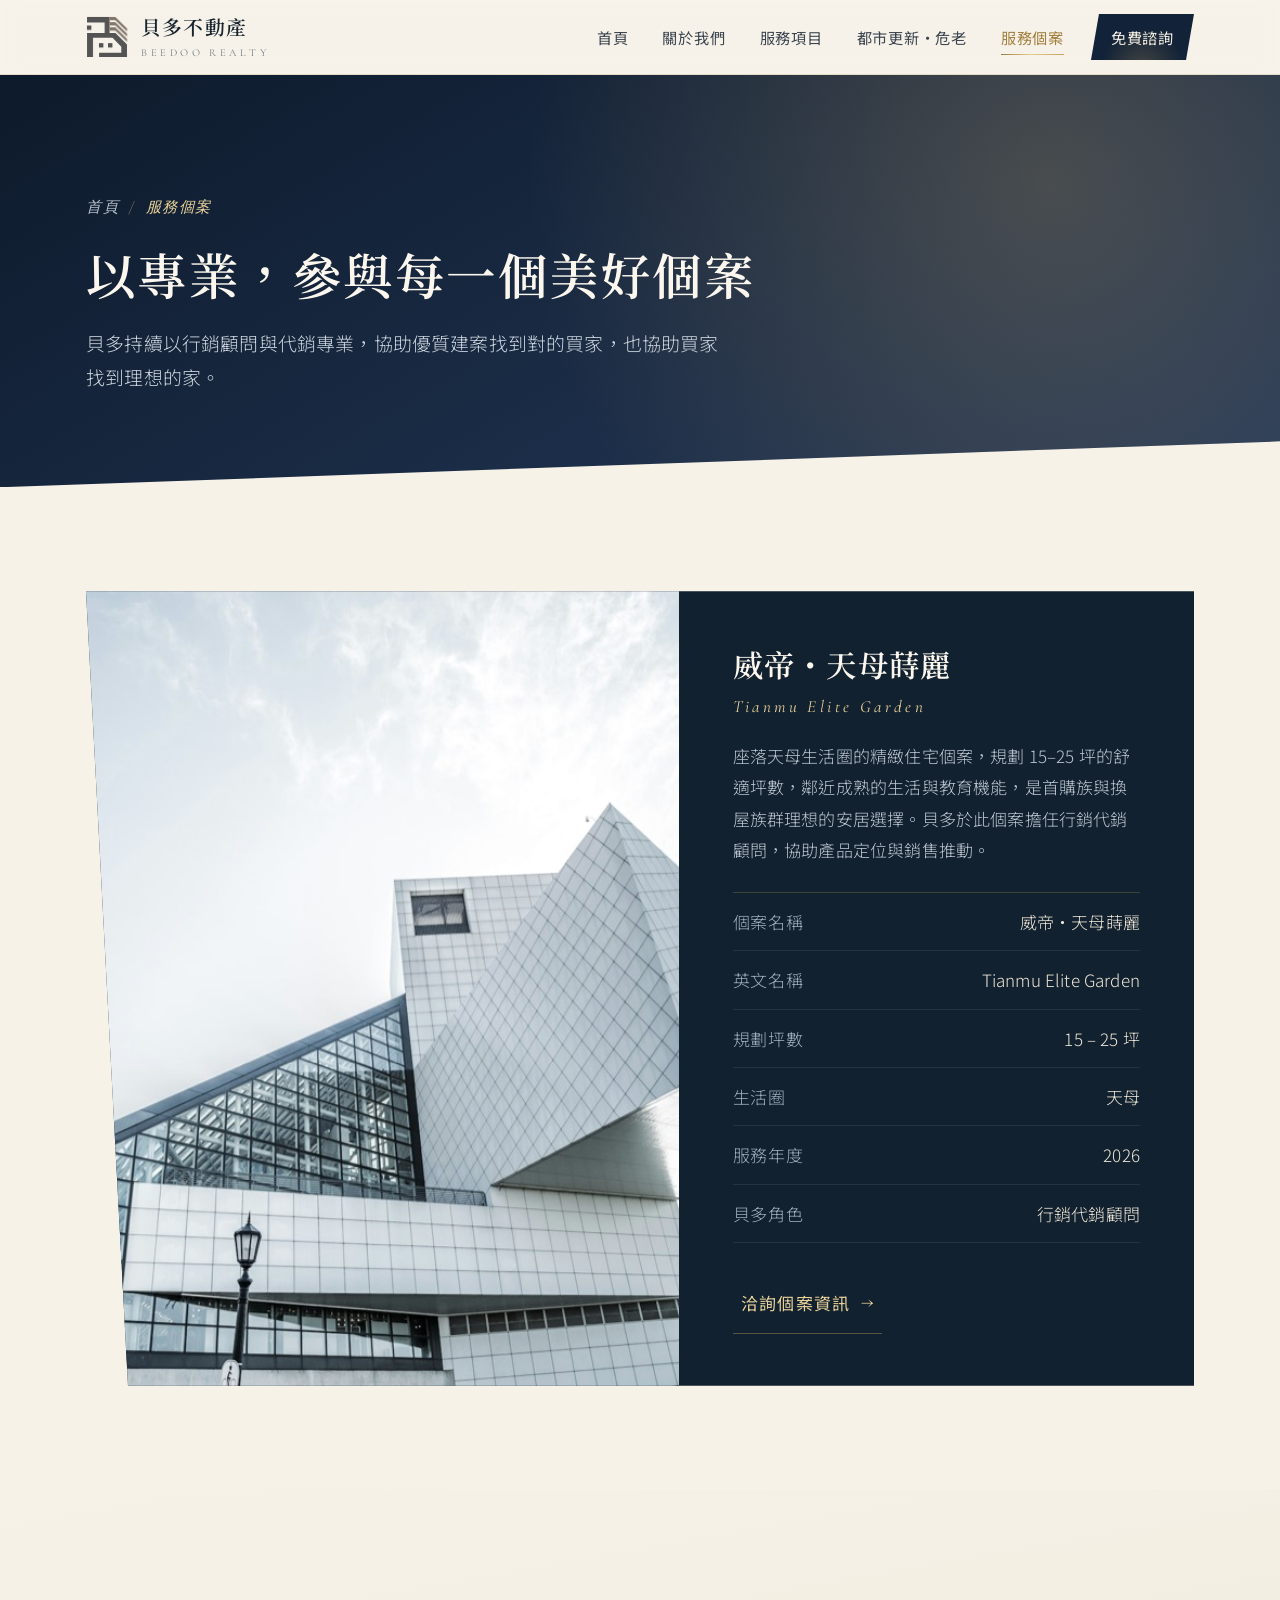
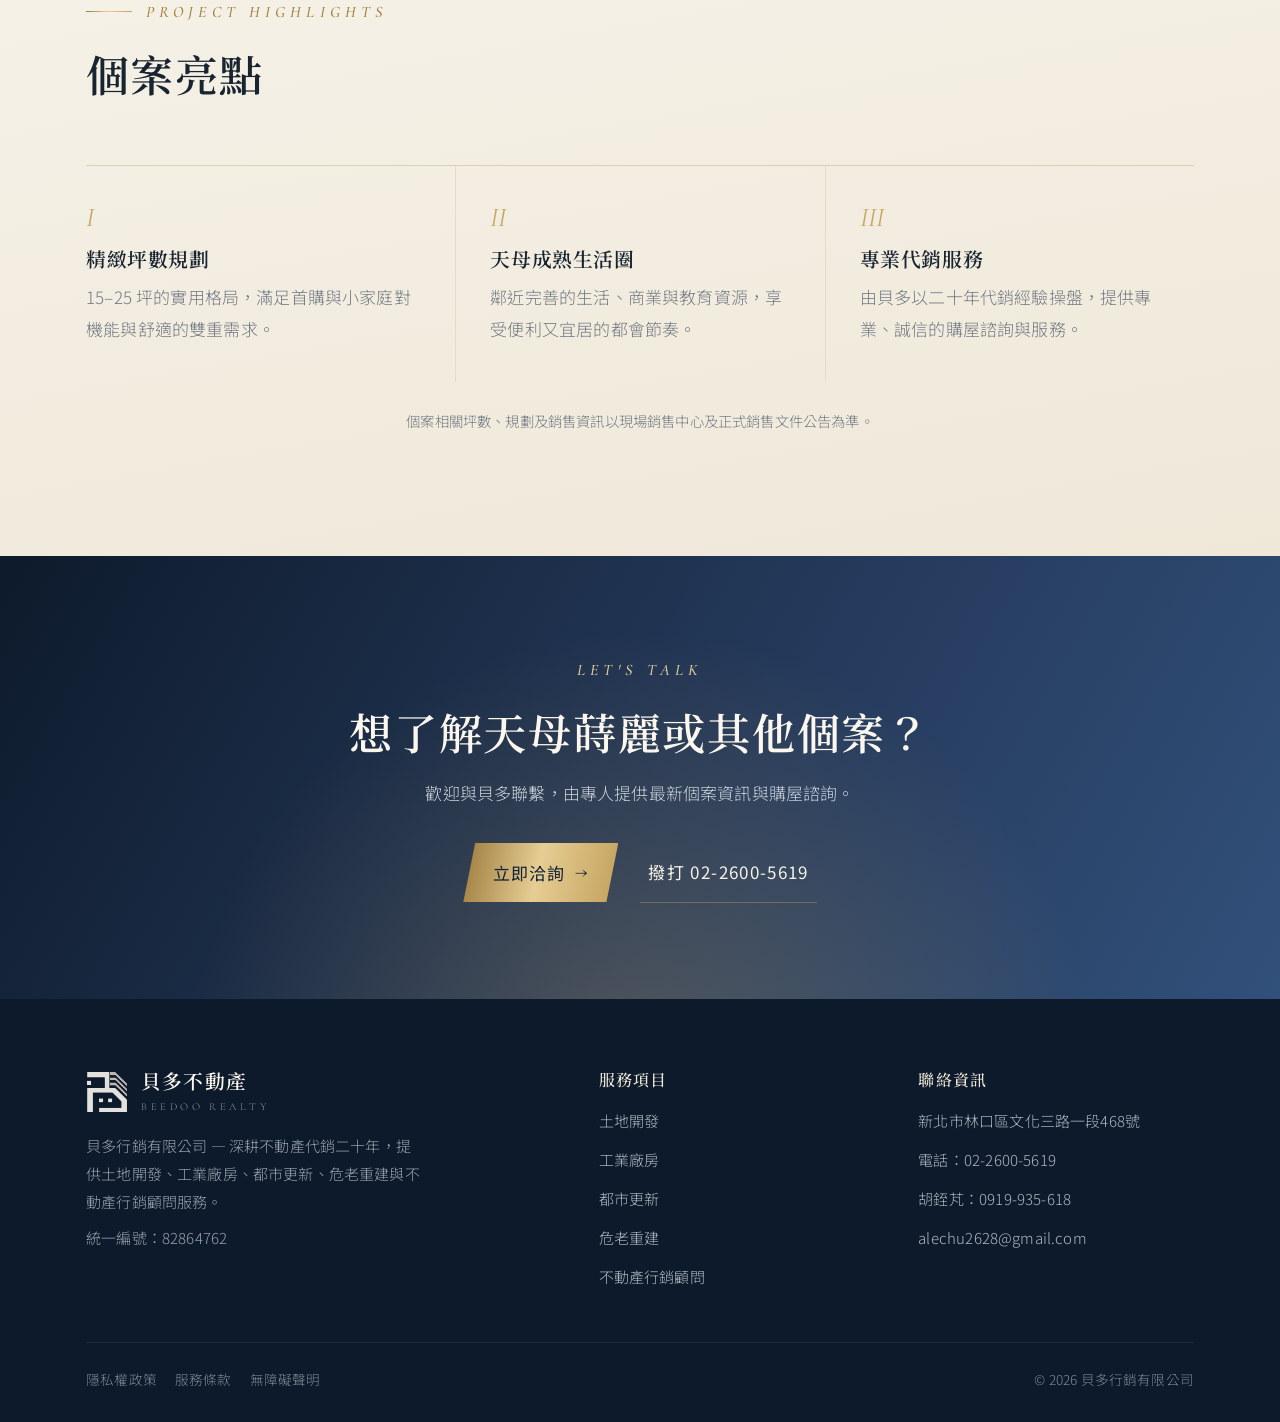
<file: projects.html>
<!doctype html>
<html lang="zh-Hant">
<head>
<meta charset="UTF-8">
<meta name="viewport" content="width=device-width,initial-scale=1">
<title>服務個案｜威帝・天母蒔麗 Tianmu Elite Garden｜貝多不動產</title>
<meta name="description" content="貝多 2026 服務個案「威帝・天母蒔麗」，規劃15–25坪精緻住宅，座落天母生活圈。">
<meta name="author" content="khrishu">
<link rel="icon" href="assets/logo-mark-dark.svg" type="image/svg+xml"><link rel="alternate icon" href="img/logo.png" type="image/png">
<link rel="preconnect" href="https://fonts.googleapis.com"><link rel="preconnect" href="https://fonts.gstatic.com" crossorigin><link href="https://fonts.googleapis.com/css2?family=Noto+Serif+TC:wght@400;500;600;700&family=Noto+Sans+TC:wght@300;400;500;700&family=Cormorant+Garamond:ital,wght@0,400;0,500;0,600;1,400&display=swap" rel="stylesheet">
<link rel="stylesheet" href="css/site.css?v=20260716j">
</head>
<body>
<a class="skip" href="#main" style="position:absolute;left:-999px">跳至主要內容</a>
<header class="top"><div class="wrap nav">
  <a class="brand" href="index.html" aria-label="貝多不動產 首頁">
    <svg class="bmark" viewBox="230 365 620 620" aria-hidden="true"><path class="bpiece bmain" fill="#545454" d="M834.96,786.76 664.06,616.67 577.96,616.29 577.96,380.1 504.72,379.79 406.11,380.2 245.52,380.2 245.52,459.26 504.78,459.26 504.9,615.76 245.52,616.53 245.52,969.23 332.74,969.23 332.74,684.65 541.15,684.52 621.19,684.85 750.58,817.01 750.28,905.73 422.81,905.73 422.81,969.23 834.96,969.23 Z"/><path class="bpiece bs1" fill="#80776D" d="M663.42,532.82 577.14,532.82 577.14,579.49 663.42,579.49 835.33,745.78 835.33,702.69 Z"/><path class="bpiece bs2" fill="#80776D" d="M663.42,456.18 577.14,456.18 577.14,502.86 663.42,502.86 835.33,669.15 835.33,626.06 Z"/><path class="bpiece bs3" fill="#80776D" d="M835.33,592.86 835.33,549.78 663.42,379.9 577.14,379.9 577.14,426.57 663.42,426.57 Z"/><rect class="bpiece bsq1" fill="#545454" x="244.27" y="505.53" width="64.65" height="64.65"/><rect class="bpiece bsq2" fill="#545454" x="421.2" y="765.52" width="64.65" height="64.65"/><rect class="bpiece bsq3" fill="#545454" x="555.29" y="765.52" width="64.65" height="64.65"/></svg>
    <span><span class="tw">貝多不動產</span><span class="en">BEEDOO REALTY</span></span>
  </a>
  <button class="burger" aria-label="開啟選單" aria-expanded="false" aria-controls="menu"><span></span></button>
  <ul class="menu" id="menu">
    <li><a href="index.html">首頁</a></li>
    <li><a href="about.html">關於我們</a></li>
    <li><a href="services.html">服務項目</a></li>
    <li><a href="urban-renewal.html">都市更新・危老</a></li>
    <li><a href="projects.html" aria-current="page">服務個案</a></li>
    <li><a class="cta" href="contact.html">免費諮詢</a></li>
  </ul>
</div></header>
<main id="main">
<section class="page-hero"><div class="wrap">
  <nav class="crumb" aria-label="麵包屑導覽"><a href="index.html">首頁</a><span>/</span>服務個案</nav>
  <h1>以專業，參與每一個美好個案</h1>
  <p class="ph-sub">貝多持續以行銷顧問與代銷專業，協助優質建案找到對的買家，也協助買家找到理想的家。</p>
</div></section>
<section class="sec"><div class="wrap">
  <div class="proj reveal">
    <div class="proj-img"><span class="proj-badge">2026 服務個案</span><img src="img/project-architecture.jpg" alt="天母蒔麗精緻現代住宅建築外觀" loading="lazy"></div>
    <div class="proj-body"><h3>威帝・天母蒔麗</h3><p class="en">Tianmu Elite Garden</p>
      <p class="d">座落天母生活圈的精緻住宅個案，規劃 15–25 坪的舒適坪數，鄰近成熟的生活與教育機能，是首購族與換屋族群理想的安居選擇。貝多於此個案擔任行銷代銷顧問，協助產品定位與銷售推動。</p>
      <ul class="specs"><li><span class="k">個案名稱</span><span class="v">威帝・天母蒔麗</span></li><li><span class="k">英文名稱</span><span class="v">Tianmu Elite Garden</span></li><li><span class="k">規劃坪數</span><span class="v">15 – 25 坪</span></li><li><span class="k">生活圈</span><span class="v">天母</span></li><li><span class="k">服務年度</span><span class="v">2026</span></li><li><span class="k">貝多角色</span><span class="v">行銷代銷顧問</span></li></ul>
      <a class="link-line" href="contact.html" style="color:var(--gold-lt);border-color:var(--line-gold)">洽詢個案資訊 <span class="arw">→</span></a>
    </div></div></div></section>
<section class="sec sec-paper"><div class="wrap">
  <div class="head reveal"><span class="eyebrow"><span class="rule"></span>Project Highlights</span><h2>個案亮點</h2></div>
  <div class="vals">
    <div class="val reveal"><div class="rn">I</div><h3>精緻坪數規劃</h3><p>15–25 坪的實用格局，滿足首購與小家庭對機能與舒適的雙重需求。</p></div>
    <div class="val reveal"><div class="rn">II</div><h3>天母成熟生活圈</h3><p>鄰近完善的生活、商業與教育資源，享受便利又宜居的都會節奏。</p></div>
    <div class="val reveal"><div class="rn">III</div><h3>專業代銷服務</h3><p>由貝多以二十年代銷經驗操盤，提供專業、誠信的購屋諮詢與服務。</p></div>
  </div>
  <p class="faq-note">個案相關坪數、規劃及銷售資訊以現場銷售中心及正式銷售文件公告為準。</p></div></section>
<section class="cta"><div class="wrap">
  <span class="eyebrow on-dark">Let's Talk</span>
  <h2 style="margin-top:16px">想了解天母蒔麗或其他個案？</h2>
  <p class="sub">歡迎與貝多聯繫，由專人提供最新個案資訊與購屋諮詢。</p>
  <div class="cta-act">
    <a class="link-gold" href="contact.html" style="background:var(--grad-gold);color:var(--ink)">立即洽詢 <span class="arw">→</span></a>
    <a class="link-line" href="tel:+886226005619">撥打 02-2600-5619</a>
  </div></div></section>
</main>
<footer class="foot"><div class="wrap">
  <div class="foot-top">
    <div class="foot-brand">
      <a class="brand" href="index.html"><img src="assets/logo-mark-light.svg" alt="貝多不動產標誌" width="42" height="42">
        <span><span class="tw">貝多不動產</span><span class="en">BEEDOO REALTY</span></span></a>
      <p>貝多行銷有限公司 — 深耕不動產代銷二十年，提供土地開發、工業廠房、都市更新、危老重建與不動產行銷顧問服務。</p>
      <p style="margin-top:8px">統一編號：82864762</p>
    </div>
    <div><h4>服務項目</h4><ul>
      <li><a href="services.html#development">土地開發</a></li><li><a href="services.html#industrial">工業廠房</a></li>
      <li><a href="urban-renewal.html">都市更新</a></li><li><a href="urban-renewal.html#weilao">危老重建</a></li>
      <li><a href="services.html#consulting">不動產行銷顧問</a></li></ul></div>
    <div><h4>聯絡資訊</h4><ul>
      <li>新北市林口區文化三路一段468號</li>
      <li><a href="tel:+886226005619">電話：02-2600-5619</a></li>
      <li><a href="tel:+886919935618">胡銍芃：0919-935-618</a></li>
      <li><a href="mailto:alechu2628@gmail.com">alechu2628@gmail.com</a></li></ul></div>
  </div>
  <div class="foot-bot">
    <div><a href="privacy.html">隱私權政策</a><a href="terms.html">服務條款</a><a href="accessibility.html">無障礙聲明</a></div>
    <div>© 2026 貝多行銷有限公司</div>
  </div>
</div></footer>
<script defer src="js/site.js?v=20260716j"></script>
</body>
</html>
</file>
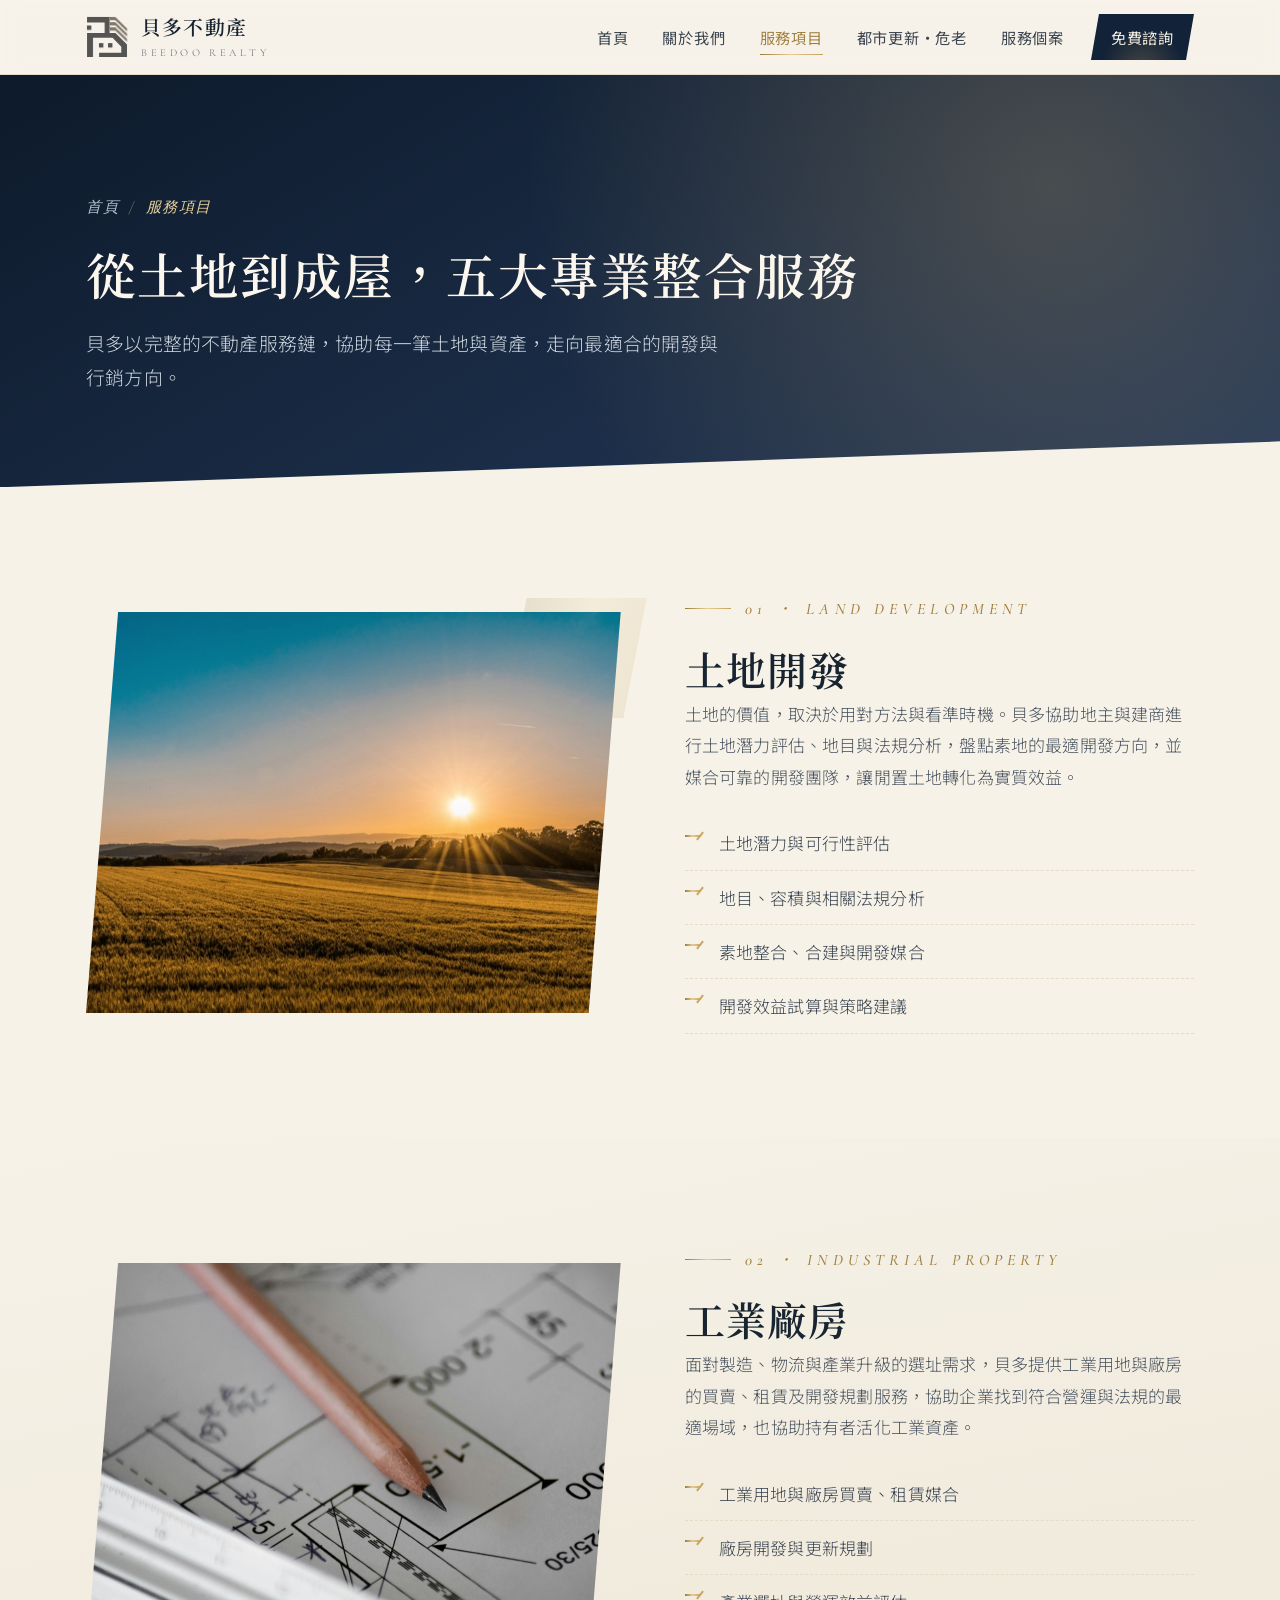
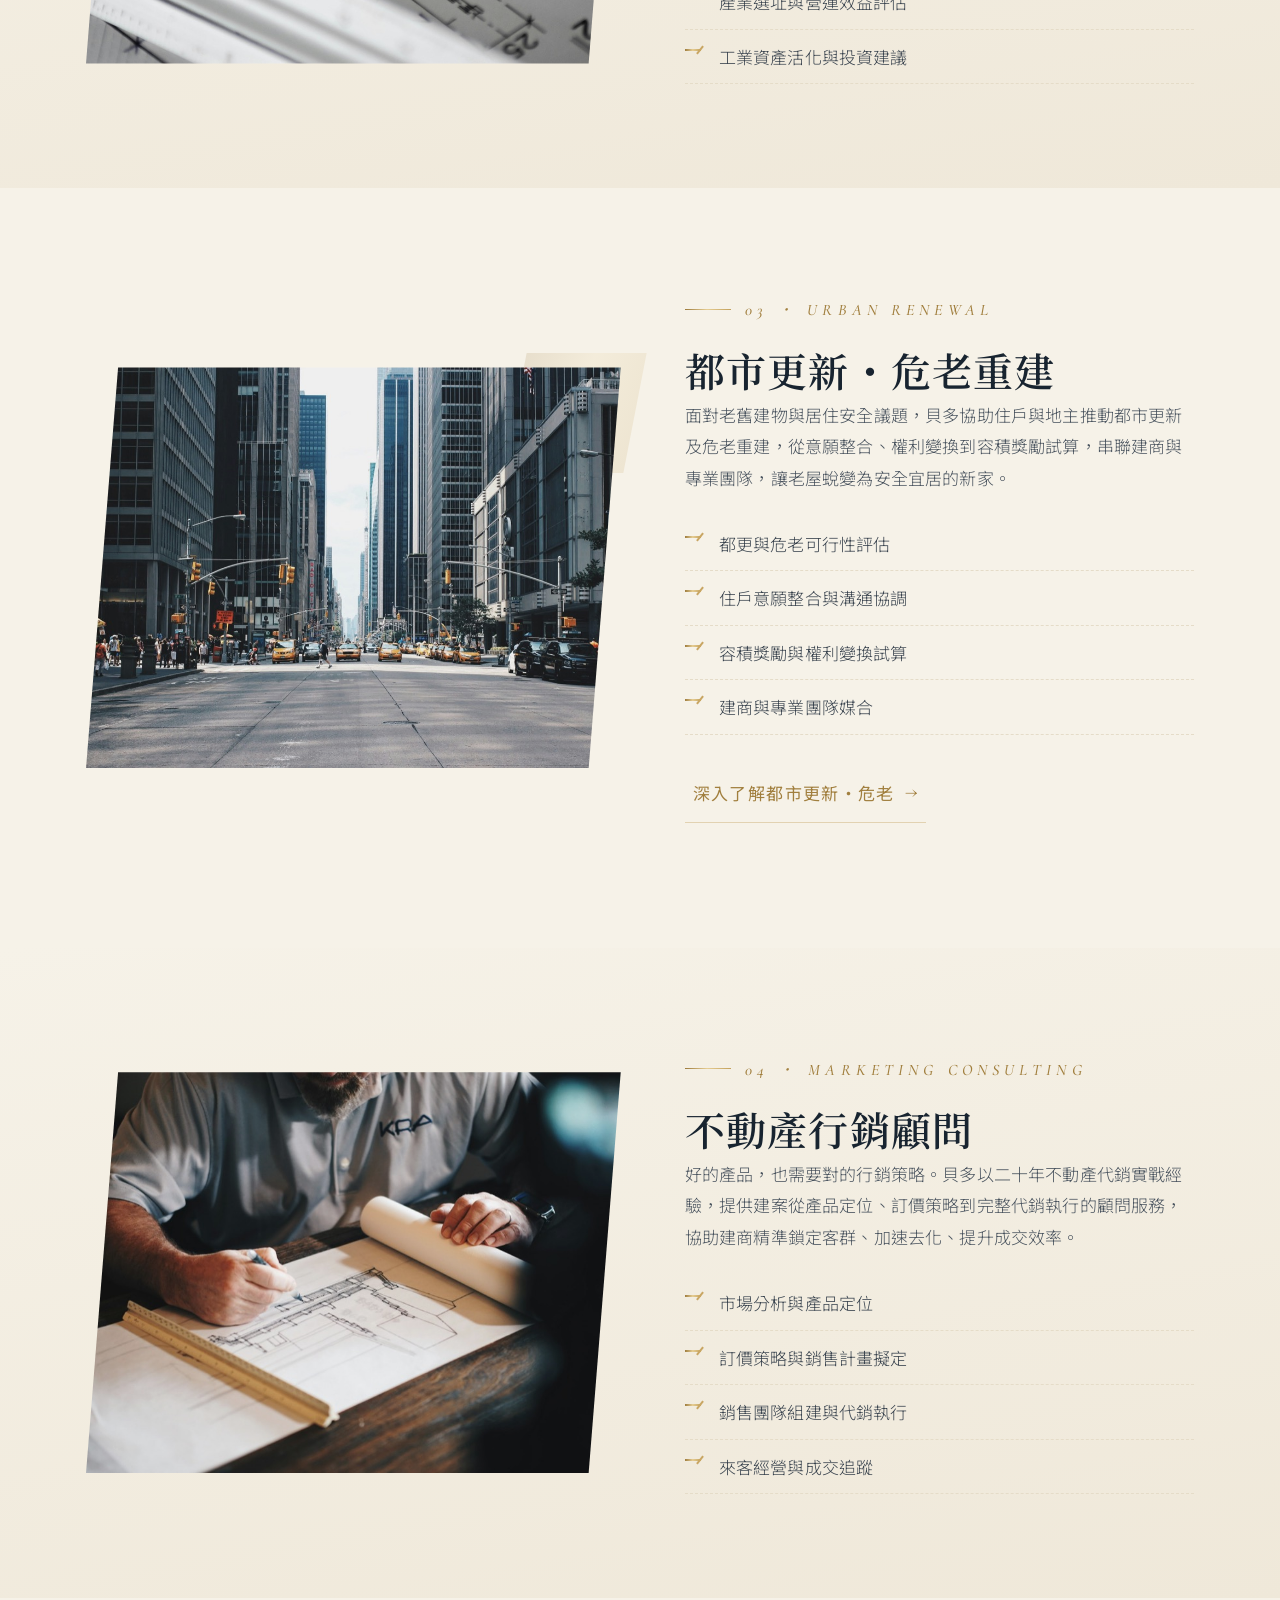
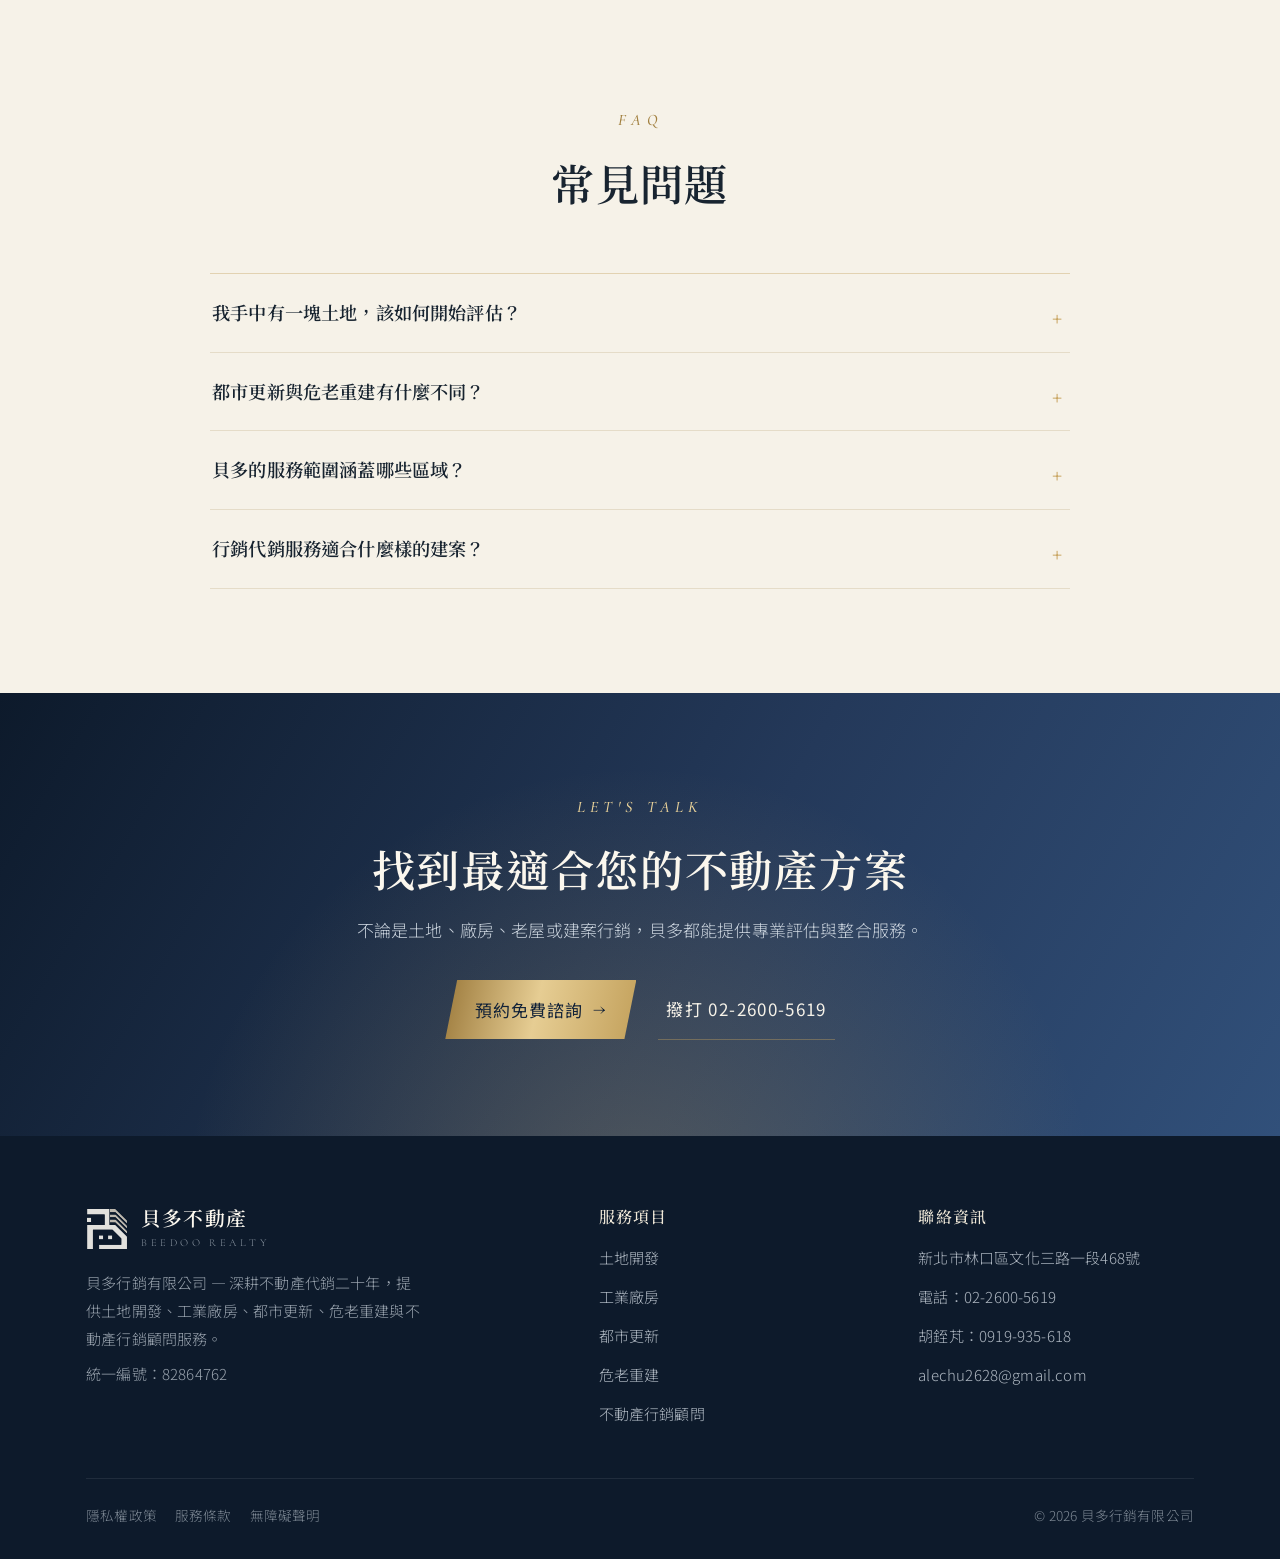
<file: services.html>
<!doctype html>
<html lang="zh-Hant">
<head>
<meta charset="UTF-8">
<meta name="viewport" content="width=device-width,initial-scale=1">
<title>服務項目｜土地開發・工業廠房・行銷顧問｜貝多不動產</title>
<meta name="description" content="貝多提供土地開發、工業廠房、都市更新、危老重建與不動產行銷顧問五大服務，一站到位。">
<meta name="author" content="khrishu">
<link rel="icon" href="assets/logo-mark-dark.svg" type="image/svg+xml"><link rel="alternate icon" href="img/logo.png" type="image/png">
<link rel="preconnect" href="https://fonts.googleapis.com"><link rel="preconnect" href="https://fonts.gstatic.com" crossorigin><link href="https://fonts.googleapis.com/css2?family=Noto+Serif+TC:wght@400;500;600;700&family=Noto+Sans+TC:wght@300;400;500;700&family=Cormorant+Garamond:ital,wght@0,400;0,500;0,600;1,400&display=swap" rel="stylesheet">
<link rel="stylesheet" href="css/site.css?v=20260716j">
</head>
<body>
<a class="skip" href="#main" style="position:absolute;left:-999px">跳至主要內容</a>
<header class="top"><div class="wrap nav">
  <a class="brand" href="index.html" aria-label="貝多不動產 首頁">
    <svg class="bmark" viewBox="230 365 620 620" aria-hidden="true"><path class="bpiece bmain" fill="#545454" d="M834.96,786.76 664.06,616.67 577.96,616.29 577.96,380.1 504.72,379.79 406.11,380.2 245.52,380.2 245.52,459.26 504.78,459.26 504.9,615.76 245.52,616.53 245.52,969.23 332.74,969.23 332.74,684.65 541.15,684.52 621.19,684.85 750.58,817.01 750.28,905.73 422.81,905.73 422.81,969.23 834.96,969.23 Z"/><path class="bpiece bs1" fill="#80776D" d="M663.42,532.82 577.14,532.82 577.14,579.49 663.42,579.49 835.33,745.78 835.33,702.69 Z"/><path class="bpiece bs2" fill="#80776D" d="M663.42,456.18 577.14,456.18 577.14,502.86 663.42,502.86 835.33,669.15 835.33,626.06 Z"/><path class="bpiece bs3" fill="#80776D" d="M835.33,592.86 835.33,549.78 663.42,379.9 577.14,379.9 577.14,426.57 663.42,426.57 Z"/><rect class="bpiece bsq1" fill="#545454" x="244.27" y="505.53" width="64.65" height="64.65"/><rect class="bpiece bsq2" fill="#545454" x="421.2" y="765.52" width="64.65" height="64.65"/><rect class="bpiece bsq3" fill="#545454" x="555.29" y="765.52" width="64.65" height="64.65"/></svg>
    <span><span class="tw">貝多不動產</span><span class="en">BEEDOO REALTY</span></span>
  </a>
  <button class="burger" aria-label="開啟選單" aria-expanded="false" aria-controls="menu"><span></span></button>
  <ul class="menu" id="menu">
    <li><a href="index.html">首頁</a></li>
    <li><a href="about.html">關於我們</a></li>
    <li><a href="services.html" aria-current="page">服務項目</a></li>
    <li><a href="urban-renewal.html">都市更新・危老</a></li>
    <li><a href="projects.html">服務個案</a></li>
    <li><a class="cta" href="contact.html">免費諮詢</a></li>
  </ul>
</div></header>
<main id="main">
<section class="page-hero"><div class="wrap">
  <nav class="crumb" aria-label="麵包屑導覽"><a href="index.html">首頁</a><span>/</span>服務項目</nav>
  <h1>從土地到成屋，五大專業整合服務</h1>
  <p class="ph-sub">貝多以完整的不動產服務鏈，協助每一筆土地與資產，走向最適合的開發與行銷方向。</p>
</div></section>
<section class="sec" id="development"><div class="wrap"><div class="media">
  <div class="media-fig reveal"><img src="img/land.jpg" alt="開發前的開闊土地與夕陽景觀" loading="lazy"></div>
  <div class="media-text reveal">
    <span class="eyebrow"><span class="rule"></span>01 ・ Land Development</span>
    <h2 style="margin-top:16px">土地開發</h2>
    <p style="font-weight:300;color:#4a545f;margin-top:0">土地的價值，取決於用對方法與看準時機。貝多協助地主與建商進行土地潛力評估、地目與法規分析，盤點素地的最適開發方向，並媒合可靠的開發團隊，讓閒置土地轉化為實質效益。</p><ul class="checks"><li>土地潛力與可行性評估</li><li>地目、容積與相關法規分析</li><li>素地整合、合建與開發媒合</li><li>開發效益試算與策略建議</li></ul>
  </div>
</div></div></section>
<section class="sec sec-paper" id="industrial"><div class="wrap"><div class="media reverse">
  <div class="media-fig reveal"><img src="img/blueprint.jpg" alt="廠房建築設計藍圖細部" loading="lazy"></div>
  <div class="media-text reveal">
    <span class="eyebrow"><span class="rule"></span>02 ・ Industrial Property</span>
    <h2 style="margin-top:16px">工業廠房</h2>
    <p style="font-weight:300;color:#4a545f;margin-top:0">面對製造、物流與產業升級的選址需求，貝多提供工業用地與廠房的買賣、租賃及開發規劃服務，協助企業找到符合營運與法規的最適場域，也協助持有者活化工業資產。</p><ul class="checks"><li>工業用地與廠房買賣、租賃媒合</li><li>廠房開發與更新規劃</li><li>產業選址與營運效益評估</li><li>工業資產活化與投資建議</li></ul>
  </div>
</div></div></section>
<section class="sec" id="urban"><div class="wrap"><div class="media">
  <div class="media-fig reveal"><img src="img/urban-renewal.jpg" alt="都市更新後的城市街景" loading="lazy"></div>
  <div class="media-text reveal">
    <span class="eyebrow"><span class="rule"></span>03 ・ Urban Renewal</span>
    <h2 style="margin-top:16px">都市更新・危老重建</h2>
    <p style="font-weight:300;color:#4a545f;margin-top:0">面對老舊建物與居住安全議題，貝多協助住戶與地主推動都市更新及危老重建，從意願整合、權利變換到容積獎勵試算，串聯建商與專業團隊，讓老屋蛻變為安全宜居的新家。</p><ul class="checks"><li>都更與危老可行性評估</li><li>住戶意願整合與溝通協調</li><li>容積獎勵與權利變換試算</li><li>建商與專業團隊媒合</li></ul><p style="margin-top:28px"><a class="link-line" href="urban-renewal.html" style="color:var(--gold-dp);border-color:var(--line-gold)">深入了解都市更新・危老 <span class="arw">→</span></a></p>
  </div>
</div></div></section>
<section class="sec sec-paper" id="consulting"><div class="wrap"><div class="media reverse">
  <div class="media-fig reveal"><img src="img/planning.jpg" alt="行銷顧問進行建案規劃討論" loading="lazy"></div>
  <div class="media-text reveal">
    <span class="eyebrow"><span class="rule"></span>04 ・ Marketing Consulting</span>
    <h2 style="margin-top:16px">不動產行銷顧問</h2>
    <p style="font-weight:300;color:#4a545f;margin-top:0">好的產品，也需要對的行銷策略。貝多以二十年不動產代銷實戰經驗，提供建案從產品定位、訂價策略到完整代銷執行的顧問服務，協助建商精準鎖定客群、加速去化、提升成交效率。</p><ul class="checks"><li>市場分析與產品定位</li><li>訂價策略與銷售計畫擬定</li><li>銷售團隊組建與代銷執行</li><li>來客經營與成交追蹤</li></ul>
  </div>
</div></div></section>
<section class="sec"><div class="wrap">
  <div class="head center reveal"><span class="eyebrow">FAQ</span><h2>常見問題</h2></div>
  <div class="faq">
    <details><summary>我手中有一塊土地，該如何開始評估？</summary><p class="fa">歡迎先與貝多聯繫，提供土地的位置與基本資料，我們將協助進行初步的潛力與法規評估，並說明可能的開發或合作方向。初步諮詢免費，無任何負擔。</p></details>
    <details><summary>都市更新與危老重建有什麼不同？</summary><p class="fa">都市更新著重一定規模的街廓整合，流程與獎勵機制較完整；危老重建則針對符合資格的個別老舊或危險建物，程序相對簡便、時程較快。貝多會依您的建物條件，建議最合適的途徑，詳情可參考<a href="urban-renewal.html">都市更新・危老頁面</a>。</p></details>
    <details><summary>貝多的服務範圍涵蓋哪些區域？</summary><p class="fa">貝多以新北、台北、桃園等大台北地區為主要服務範圍，並依個案性質彈性評估。若您不確定是否在服務範圍內，歡迎直接來電洽詢。</p></details>
    <details><summary>行銷代銷服務適合什麼樣的建案？</summary><p class="fa">無論是中小型建案或都更、危老重建案，只要需要專業的產品定位與銷售執行，貝多都能依個案規模量身規劃行銷與代銷方案。</p></details>
  </div></div></section>
<section class="cta"><div class="wrap">
  <span class="eyebrow on-dark">Let's Talk</span>
  <h2 style="margin-top:16px">找到最適合您的不動產方案</h2>
  <p class="sub">不論是土地、廠房、老屋或建案行銷，貝多都能提供專業評估與整合服務。</p>
  <div class="cta-act">
    <a class="link-gold" href="contact.html" style="background:var(--grad-gold);color:var(--ink)">預約免費諮詢 <span class="arw">→</span></a>
    <a class="link-line" href="tel:+886226005619">撥打 02-2600-5619</a>
  </div></div></section>
</main>
<footer class="foot"><div class="wrap">
  <div class="foot-top">
    <div class="foot-brand">
      <a class="brand" href="index.html"><img src="assets/logo-mark-light.svg" alt="貝多不動產標誌" width="42" height="42">
        <span><span class="tw">貝多不動產</span><span class="en">BEEDOO REALTY</span></span></a>
      <p>貝多行銷有限公司 — 深耕不動產代銷二十年，提供土地開發、工業廠房、都市更新、危老重建與不動產行銷顧問服務。</p>
      <p style="margin-top:8px">統一編號：82864762</p>
    </div>
    <div><h4>服務項目</h4><ul>
      <li><a href="services.html#development">土地開發</a></li><li><a href="services.html#industrial">工業廠房</a></li>
      <li><a href="urban-renewal.html">都市更新</a></li><li><a href="urban-renewal.html#weilao">危老重建</a></li>
      <li><a href="services.html#consulting">不動產行銷顧問</a></li></ul></div>
    <div><h4>聯絡資訊</h4><ul>
      <li>新北市林口區文化三路一段468號</li>
      <li><a href="tel:+886226005619">電話：02-2600-5619</a></li>
      <li><a href="tel:+886919935618">胡銍芃：0919-935-618</a></li>
      <li><a href="mailto:alechu2628@gmail.com">alechu2628@gmail.com</a></li></ul></div>
  </div>
  <div class="foot-bot">
    <div><a href="privacy.html">隱私權政策</a><a href="terms.html">服務條款</a><a href="accessibility.html">無障礙聲明</a></div>
    <div>© 2026 貝多行銷有限公司</div>
  </div>
</div></footer>
<script defer src="js/site.js?v=20260716j"></script>
</body>
</html>
</file>
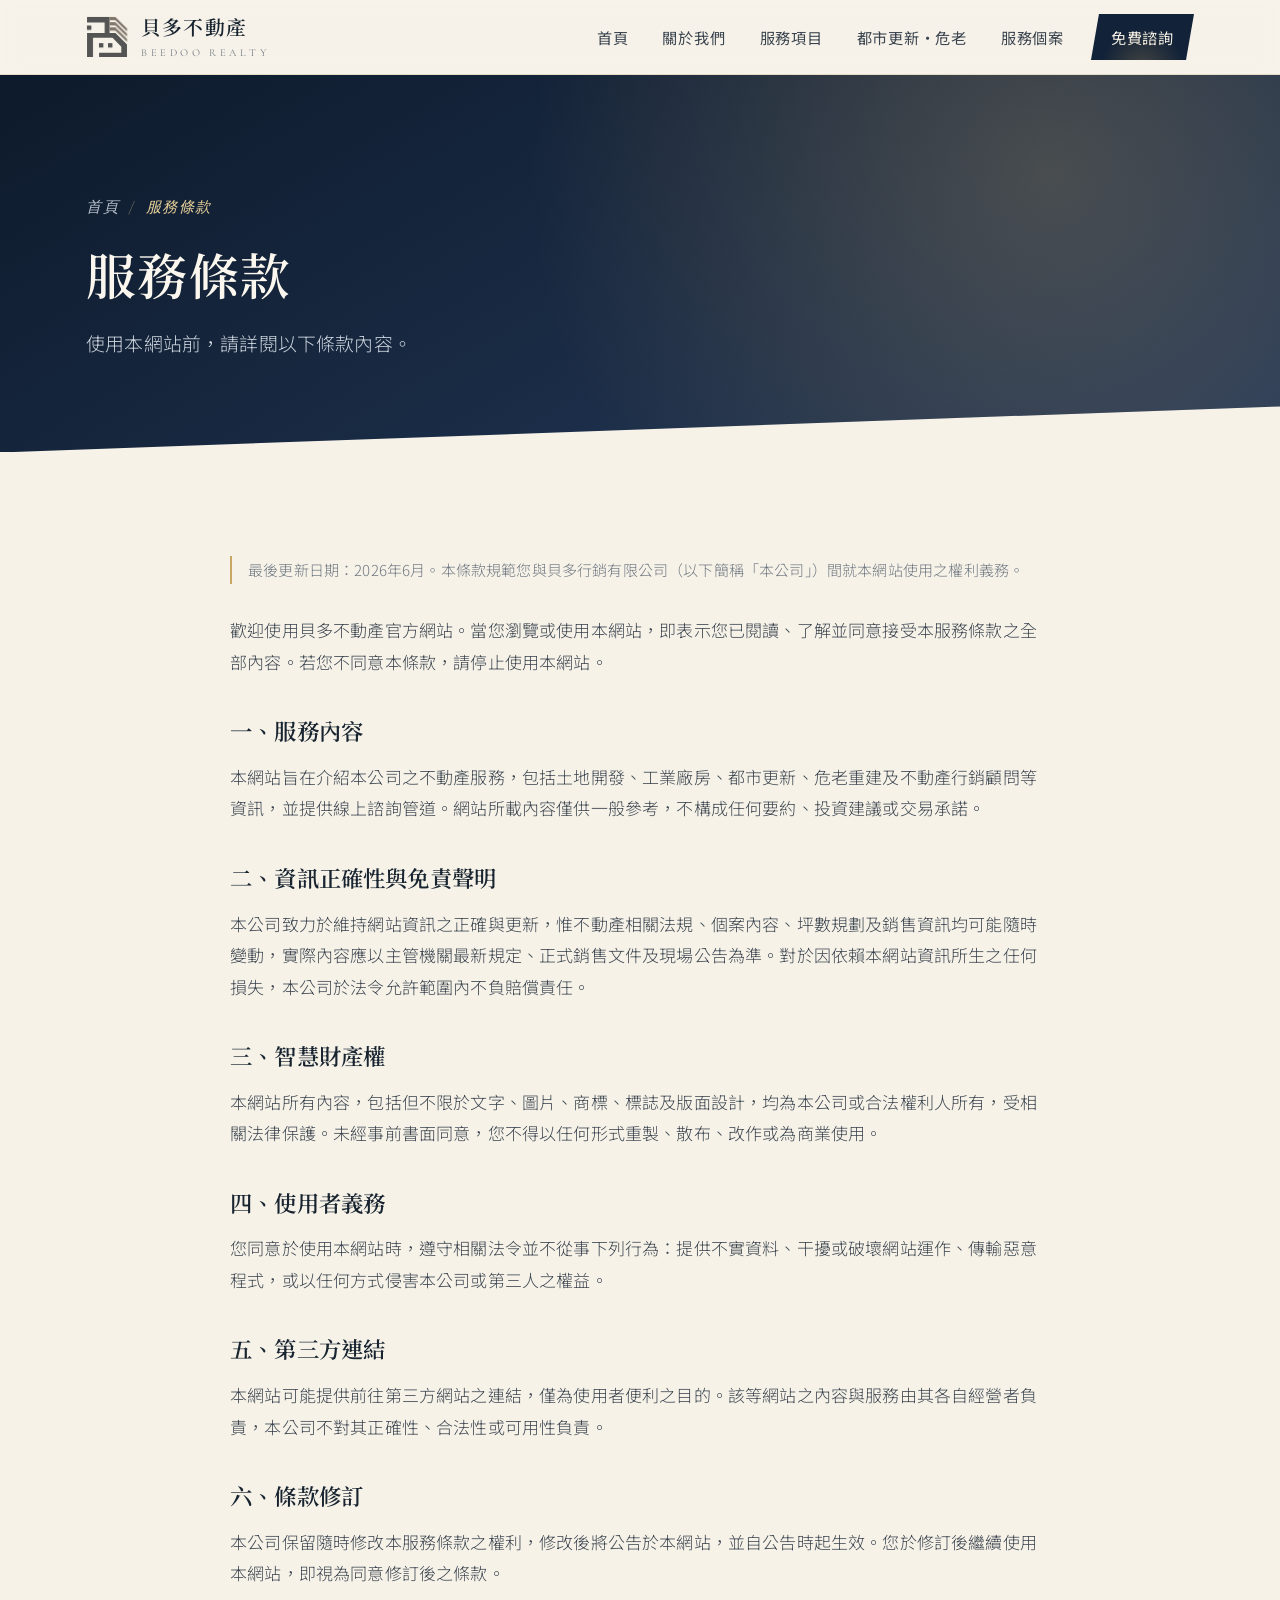
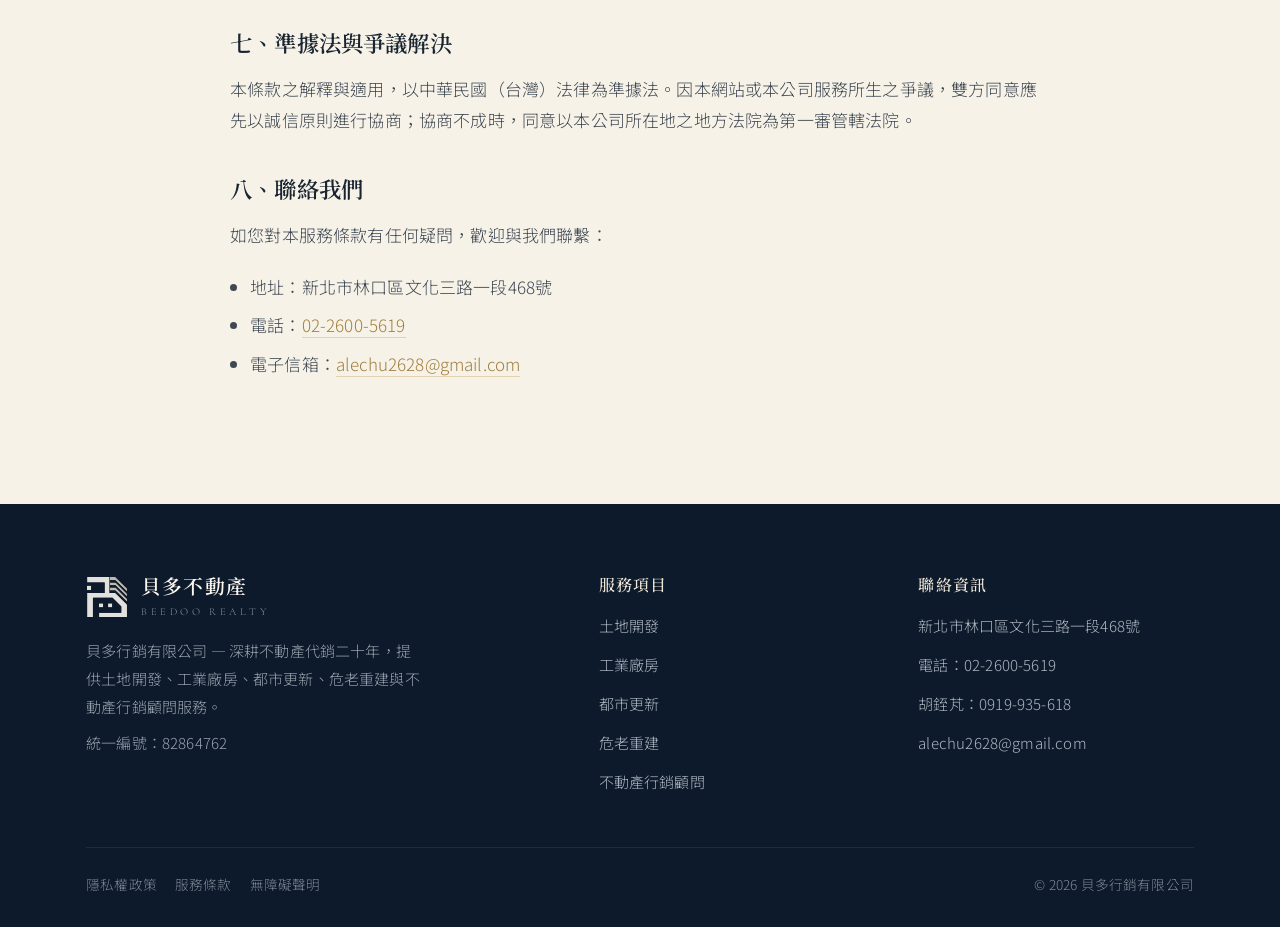
<file: terms.html>
<!doctype html>
<html lang="zh-Hant">
<head>
<meta charset="UTF-8">
<meta name="viewport" content="width=device-width,initial-scale=1">
<title>服務條款｜貝多不動產</title>
<meta name="description" content="貝多不動產官方網站服務條款，說明使用規範、免責聲明與爭議解決方式。">
<meta name="author" content="khrishu">
<link rel="icon" href="assets/logo-mark-dark.svg" type="image/svg+xml"><link rel="alternate icon" href="img/logo.png" type="image/png">
<link rel="preconnect" href="https://fonts.googleapis.com"><link rel="preconnect" href="https://fonts.gstatic.com" crossorigin><link href="https://fonts.googleapis.com/css2?family=Noto+Serif+TC:wght@400;500;600;700&family=Noto+Sans+TC:wght@300;400;500;700&family=Cormorant+Garamond:ital,wght@0,400;0,500;0,600;1,400&display=swap" rel="stylesheet">
<link rel="stylesheet" href="css/site.css?v=20260716j">
</head>
<body>
<a class="skip" href="#main" style="position:absolute;left:-999px">跳至主要內容</a>
<header class="top"><div class="wrap nav">
  <a class="brand" href="index.html" aria-label="貝多不動產 首頁">
    <svg class="bmark" viewBox="230 365 620 620" aria-hidden="true"><path class="bpiece bmain" fill="#545454" d="M834.96,786.76 664.06,616.67 577.96,616.29 577.96,380.1 504.72,379.79 406.11,380.2 245.52,380.2 245.52,459.26 504.78,459.26 504.9,615.76 245.52,616.53 245.52,969.23 332.74,969.23 332.74,684.65 541.15,684.52 621.19,684.85 750.58,817.01 750.28,905.73 422.81,905.73 422.81,969.23 834.96,969.23 Z"/><path class="bpiece bs1" fill="#80776D" d="M663.42,532.82 577.14,532.82 577.14,579.49 663.42,579.49 835.33,745.78 835.33,702.69 Z"/><path class="bpiece bs2" fill="#80776D" d="M663.42,456.18 577.14,456.18 577.14,502.86 663.42,502.86 835.33,669.15 835.33,626.06 Z"/><path class="bpiece bs3" fill="#80776D" d="M835.33,592.86 835.33,549.78 663.42,379.9 577.14,379.9 577.14,426.57 663.42,426.57 Z"/><rect class="bpiece bsq1" fill="#545454" x="244.27" y="505.53" width="64.65" height="64.65"/><rect class="bpiece bsq2" fill="#545454" x="421.2" y="765.52" width="64.65" height="64.65"/><rect class="bpiece bsq3" fill="#545454" x="555.29" y="765.52" width="64.65" height="64.65"/></svg>
    <span><span class="tw">貝多不動產</span><span class="en">BEEDOO REALTY</span></span>
  </a>
  <button class="burger" aria-label="開啟選單" aria-expanded="false" aria-controls="menu"><span></span></button>
  <ul class="menu" id="menu">
    <li><a href="index.html">首頁</a></li>
    <li><a href="about.html">關於我們</a></li>
    <li><a href="services.html">服務項目</a></li>
    <li><a href="urban-renewal.html">都市更新・危老</a></li>
    <li><a href="projects.html">服務個案</a></li>
    <li><a class="cta" href="contact.html">免費諮詢</a></li>
  </ul>
</div></header>
<main id="main">
<section class="page-hero"><div class="wrap">
  <nav class="crumb" aria-label="麵包屑導覽"><a href="index.html">首頁</a><span>/</span>服務條款</nav>
  <h1>服務條款</h1>
  <p class="ph-sub">使用本網站前，請詳閱以下條款內容。</p>
</div></section><section class="sec"><div class="wrap"><div class="prose"><p class="meta">最後更新日期：2026年6月。本條款規範您與貝多行銷有限公司（以下簡稱「本公司」）間就本網站使用之權利義務。</p>
<p>歡迎使用貝多不動產官方網站。當您瀏覽或使用本網站，即表示您已閱讀、了解並同意接受本服務條款之全部內容。若您不同意本條款，請停止使用本網站。</p>
<h2>一、服務內容</h2><p>本網站旨在介紹本公司之不動產服務，包括土地開發、工業廠房、都市更新、危老重建及不動產行銷顧問等資訊，並提供線上諮詢管道。網站所載內容僅供一般參考，不構成任何要約、投資建議或交易承諾。</p>
<h2>二、資訊正確性與免責聲明</h2><p>本公司致力於維持網站資訊之正確與更新，惟不動產相關法規、個案內容、坪數規劃及銷售資訊均可能隨時變動，實際內容應以主管機關最新規定、正式銷售文件及現場公告為準。對於因依賴本網站資訊所生之任何損失，本公司於法令允許範圍內不負賠償責任。</p>
<h2>三、智慧財產權</h2><p>本網站所有內容，包括但不限於文字、圖片、商標、標誌及版面設計，均為本公司或合法權利人所有，受相關法律保護。未經事前書面同意，您不得以任何形式重製、散布、改作或為商業使用。</p>
<h2>四、使用者義務</h2><p>您同意於使用本網站時，遵守相關法令並不從事下列行為：提供不實資料、干擾或破壞網站運作、傳輸惡意程式，或以任何方式侵害本公司或第三人之權益。</p>
<h2>五、第三方連結</h2><p>本網站可能提供前往第三方網站之連結，僅為使用者便利之目的。該等網站之內容與服務由其各自經營者負責，本公司不對其正確性、合法性或可用性負責。</p>
<h2>六、條款修訂</h2><p>本公司保留隨時修改本服務條款之權利，修改後將公告於本網站，並自公告時起生效。您於修訂後繼續使用本網站，即視為同意修訂後之條款。</p>
<h2>七、準據法與爭議解決</h2><p>本條款之解釋與適用，以中華民國（台灣）法律為準據法。因本網站或本公司服務所生之爭議，雙方同意應先以誠信原則進行協商；協商不成時，同意以本公司所在地之地方法院為第一審管轄法院。</p>
<h2>八、聯絡我們</h2><p>如您對本服務條款有任何疑問，歡迎與我們聯繫：</p><ul><li>地址：新北市林口區文化三路一段468號</li><li>電話：<a href="tel:+886226005619">02-2600-5619</a></li><li>電子信箱：<a href="mailto:alechu2628@gmail.com">alechu2628@gmail.com</a></li></ul></div></div></section>
</main>
<footer class="foot"><div class="wrap">
  <div class="foot-top">
    <div class="foot-brand">
      <a class="brand" href="index.html"><img src="assets/logo-mark-light.svg" alt="貝多不動產標誌" width="42" height="42">
        <span><span class="tw">貝多不動產</span><span class="en">BEEDOO REALTY</span></span></a>
      <p>貝多行銷有限公司 — 深耕不動產代銷二十年，提供土地開發、工業廠房、都市更新、危老重建與不動產行銷顧問服務。</p>
      <p style="margin-top:8px">統一編號：82864762</p>
    </div>
    <div><h4>服務項目</h4><ul>
      <li><a href="services.html#development">土地開發</a></li><li><a href="services.html#industrial">工業廠房</a></li>
      <li><a href="urban-renewal.html">都市更新</a></li><li><a href="urban-renewal.html#weilao">危老重建</a></li>
      <li><a href="services.html#consulting">不動產行銷顧問</a></li></ul></div>
    <div><h4>聯絡資訊</h4><ul>
      <li>新北市林口區文化三路一段468號</li>
      <li><a href="tel:+886226005619">電話：02-2600-5619</a></li>
      <li><a href="tel:+886919935618">胡銍芃：0919-935-618</a></li>
      <li><a href="mailto:alechu2628@gmail.com">alechu2628@gmail.com</a></li></ul></div>
  </div>
  <div class="foot-bot">
    <div><a href="privacy.html">隱私權政策</a><a href="terms.html">服務條款</a><a href="accessibility.html">無障礙聲明</a></div>
    <div>© 2026 貝多行銷有限公司</div>
  </div>
</div></footer>
<script defer src="js/site.js?v=20260716j"></script>
</body>
</html>
</file>
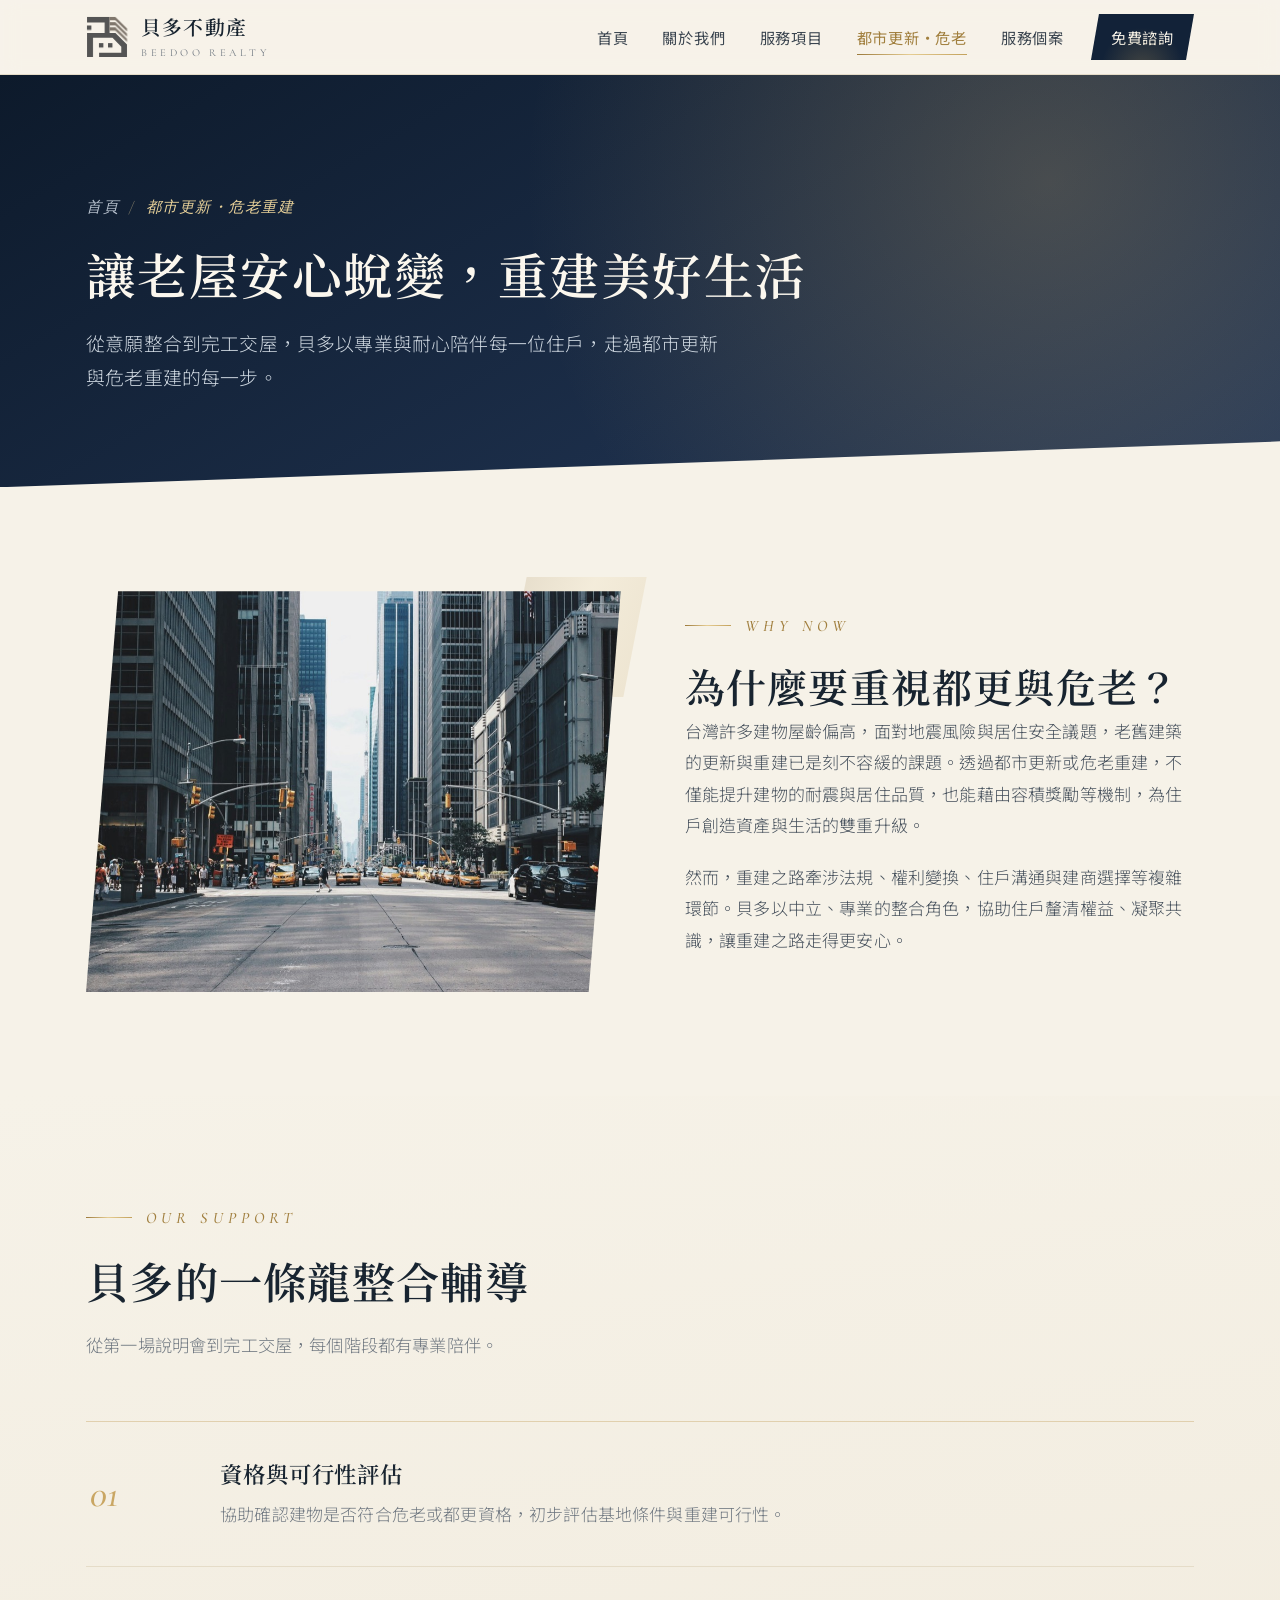
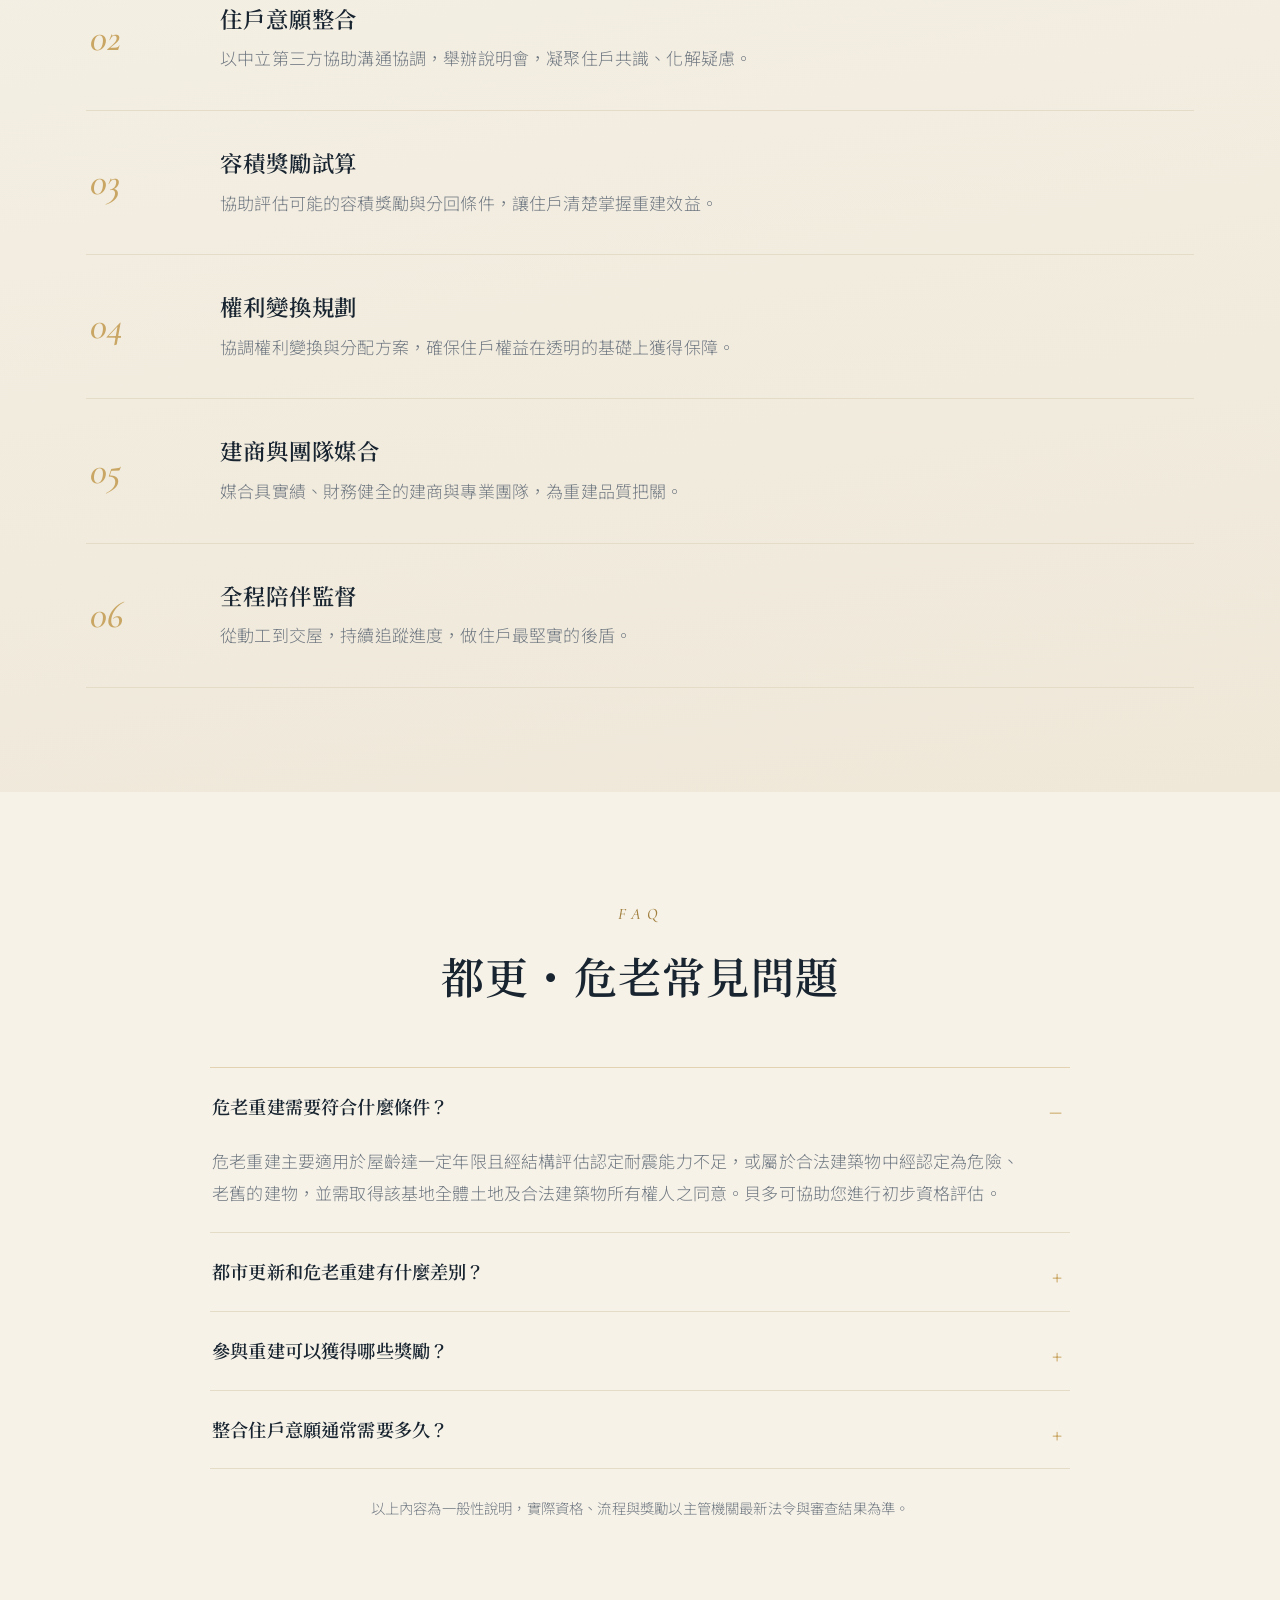
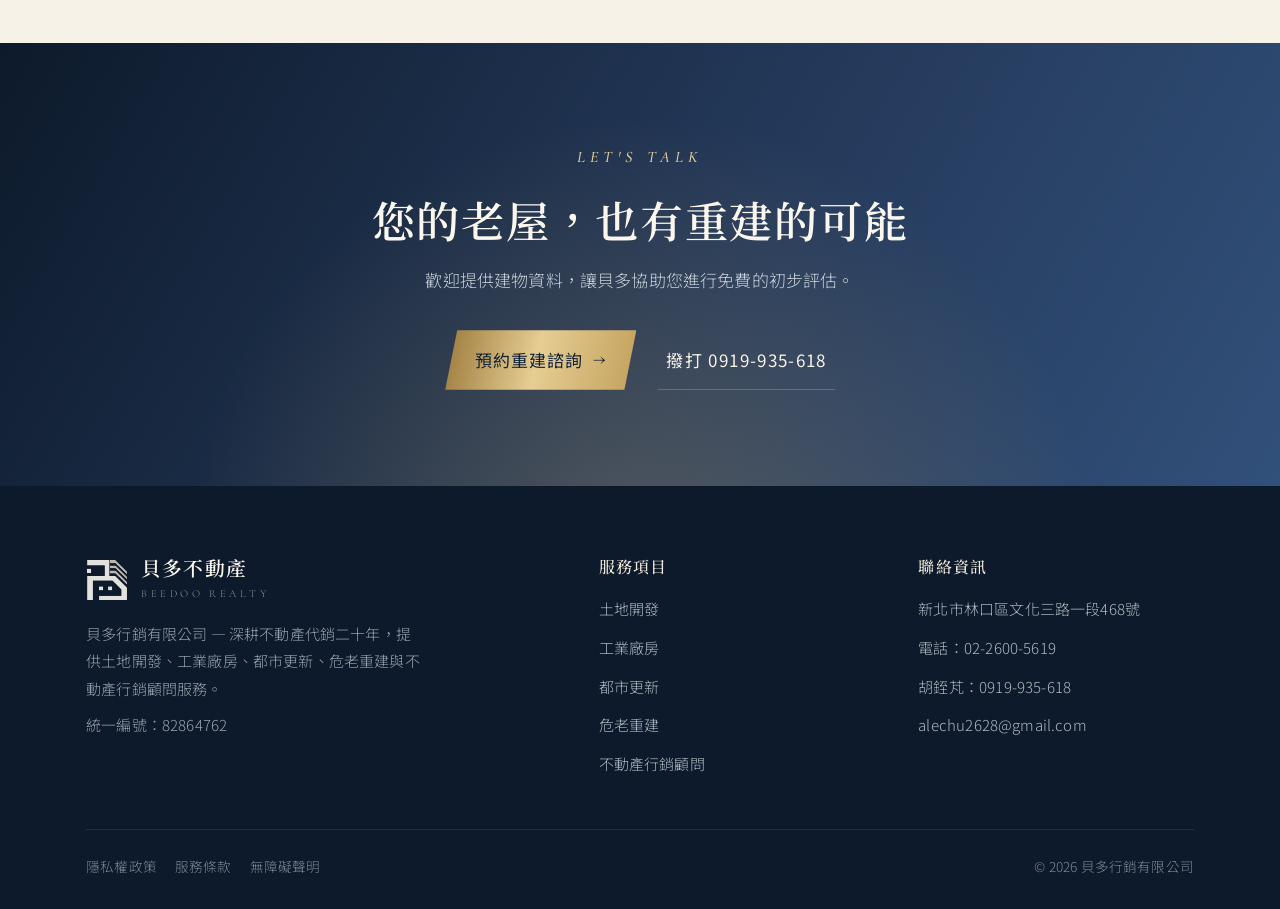
<file: urban-renewal.html>
<!doctype html>
<html lang="zh-Hant">
<head>
<meta charset="UTF-8">
<meta name="viewport" content="width=device-width,initial-scale=1">
<title>都市更新與危老重建｜整合輔導與容積獎勵｜貝多不動產</title>
<meta name="description" content="貝多協助都市更新與危老重建：意願整合、容積獎勵試算、權利變換與建商媒合一條龍輔導。">
<meta name="author" content="khrishu">
<link rel="icon" href="assets/logo-mark-dark.svg" type="image/svg+xml"><link rel="alternate icon" href="img/logo.png" type="image/png">
<link rel="preconnect" href="https://fonts.googleapis.com"><link rel="preconnect" href="https://fonts.gstatic.com" crossorigin><link href="https://fonts.googleapis.com/css2?family=Noto+Serif+TC:wght@400;500;600;700&family=Noto+Sans+TC:wght@300;400;500;700&family=Cormorant+Garamond:ital,wght@0,400;0,500;0,600;1,400&display=swap" rel="stylesheet">
<link rel="stylesheet" href="css/site.css?v=20260716j">
</head>
<body>
<a class="skip" href="#main" style="position:absolute;left:-999px">跳至主要內容</a>
<header class="top"><div class="wrap nav">
  <a class="brand" href="index.html" aria-label="貝多不動產 首頁">
    <svg class="bmark" viewBox="230 365 620 620" aria-hidden="true"><path class="bpiece bmain" fill="#545454" d="M834.96,786.76 664.06,616.67 577.96,616.29 577.96,380.1 504.72,379.79 406.11,380.2 245.52,380.2 245.52,459.26 504.78,459.26 504.9,615.76 245.52,616.53 245.52,969.23 332.74,969.23 332.74,684.65 541.15,684.52 621.19,684.85 750.58,817.01 750.28,905.73 422.81,905.73 422.81,969.23 834.96,969.23 Z"/><path class="bpiece bs1" fill="#80776D" d="M663.42,532.82 577.14,532.82 577.14,579.49 663.42,579.49 835.33,745.78 835.33,702.69 Z"/><path class="bpiece bs2" fill="#80776D" d="M663.42,456.18 577.14,456.18 577.14,502.86 663.42,502.86 835.33,669.15 835.33,626.06 Z"/><path class="bpiece bs3" fill="#80776D" d="M835.33,592.86 835.33,549.78 663.42,379.9 577.14,379.9 577.14,426.57 663.42,426.57 Z"/><rect class="bpiece bsq1" fill="#545454" x="244.27" y="505.53" width="64.65" height="64.65"/><rect class="bpiece bsq2" fill="#545454" x="421.2" y="765.52" width="64.65" height="64.65"/><rect class="bpiece bsq3" fill="#545454" x="555.29" y="765.52" width="64.65" height="64.65"/></svg>
    <span><span class="tw">貝多不動產</span><span class="en">BEEDOO REALTY</span></span>
  </a>
  <button class="burger" aria-label="開啟選單" aria-expanded="false" aria-controls="menu"><span></span></button>
  <ul class="menu" id="menu">
    <li><a href="index.html">首頁</a></li>
    <li><a href="about.html">關於我們</a></li>
    <li><a href="services.html">服務項目</a></li>
    <li><a href="urban-renewal.html" aria-current="page">都市更新・危老</a></li>
    <li><a href="projects.html">服務個案</a></li>
    <li><a class="cta" href="contact.html">免費諮詢</a></li>
  </ul>
</div></header>
<main id="main">
<section class="page-hero"><div class="wrap">
  <nav class="crumb" aria-label="麵包屑導覽"><a href="index.html">首頁</a><span>/</span>都市更新・危老重建</nav>
  <h1>讓老屋安心蛻變，重建美好生活</h1>
  <p class="ph-sub">從意願整合到完工交屋，貝多以專業與耐心陪伴每一位住戶，走過都市更新與危老重建的每一步。</p>
</div></section>
<section class="sec"><div class="wrap"><div class="media">
  <div class="media-fig reveal"><img src="img/urban-renewal.jpg" alt="都市更新後嶄新的城市街道與建築" loading="lazy"></div>
  <div class="media-text reveal">
    <span class="eyebrow"><span class="rule"></span>Why Now</span>
    <h2 style="margin-top:16px">為什麼要重視都更與危老？</h2>
    <p style="font-weight:300;color:#4a545f;margin-top:0">台灣許多建物屋齡偏高，面對地震風險與居住安全議題，老舊建築的更新與重建已是刻不容緩的課題。透過都市更新或危老重建，不僅能提升建物的耐震與居住品質，也能藉由容積獎勵等機制，為住戶創造資產與生活的雙重升級。</p><p style="font-weight:300;color:#4a545f;margin-top:0">然而，重建之路牽涉法規、權利變換、住戶溝通與建商選擇等複雜環節。貝多以中立、專業的整合角色，協助住戶釐清權益、凝聚共識，讓重建之路走得更安心。</p>
  </div>
</div></div></section>
<section class="sec sec-paper" id="weilao"><div class="wrap">
  <div class="head reveal"><span class="eyebrow"><span class="rule"></span>Our Support</span><h2>貝多的一條龍整合輔導</h2>
    <p class="sub">從第一場說明會到完工交屋，每個階段都有專業陪伴。</p></div>
  <div class="svc"><div class="svc-row reveal"><div class="no">01</div><div class="txt"><h3>資格與可行性評估</h3><p>協助確認建物是否符合危老或都更資格，初步評估基地條件與重建可行性。</p></div></div><div class="svc-row reveal"><div class="no">02</div><div class="txt"><h3>住戶意願整合</h3><p>以中立第三方協助溝通協調，舉辦說明會，凝聚住戶共識、化解疑慮。</p></div></div><div class="svc-row reveal"><div class="no">03</div><div class="txt"><h3>容積獎勵試算</h3><p>協助評估可能的容積獎勵與分回條件，讓住戶清楚掌握重建效益。</p></div></div><div class="svc-row reveal"><div class="no">04</div><div class="txt"><h3>權利變換規劃</h3><p>協調權利變換與分配方案，確保住戶權益在透明的基礎上獲得保障。</p></div></div><div class="svc-row reveal"><div class="no">05</div><div class="txt"><h3>建商與團隊媒合</h3><p>媒合具實績、財務健全的建商與專業團隊，為重建品質把關。</p></div></div><div class="svc-row reveal"><div class="no">06</div><div class="txt"><h3>全程陪伴監督</h3><p>從動工到交屋，持續追蹤進度，做住戶最堅實的後盾。</p></div></div></div></div></section>
<section class="sec"><div class="wrap">
  <div class="head center reveal"><span class="eyebrow">FAQ</span><h2>都更・危老常見問題</h2></div>
  <div class="faq">
    <details open><summary>危老重建需要符合什麼條件？</summary><p class="fa">危老重建主要適用於屋齡達一定年限且經結構評估認定耐震能力不足，或屬於合法建築物中經認定為危險、老舊的建物，並需取得該基地全體土地及合法建築物所有權人之同意。貝多可協助您進行初步資格評估。</p></details>
    <details><summary>都市更新和危老重建有什麼差別？</summary><p class="fa">都市更新著重一定規模街廓的整合重建，流程與審議較完整、獎勵機制多元；危老重建針對個別符合資格的老舊或危險建物，採全體同意制，程序相對簡便、推動時程較快。實際應依基地條件與住戶意願選擇合適途徑。</p></details>
    <details><summary>參與重建可以獲得哪些獎勵？</summary><p class="fa">依現行法令，危老及都更重建可能享有容積獎勵與稅捐減免等誘因，實際額度需視基地條件、建物耐震、推動時程及各地方政府規定而定。貝多會協助您進行容積獎勵試算與效益分析。</p></details>
    <details><summary>整合住戶意願通常需要多久？</summary><p class="fa">整合時程依住戶人數、權屬複雜度與溝通狀況而有所不同，可能從數個月到數年不等。貝多以中立第三方角色協助溝通協調，盡力加速凝聚共識。</p></details>
  </div>
  <p class="faq-note">以上內容為一般性說明，實際資格、流程與獎勵以主管機關最新法令與審查結果為準。</p></div></section>
<section class="cta"><div class="wrap">
  <span class="eyebrow on-dark">Let's Talk</span>
  <h2 style="margin-top:16px">您的老屋，也有重建的可能</h2>
  <p class="sub">歡迎提供建物資料，讓貝多協助您進行免費的初步評估。</p>
  <div class="cta-act">
    <a class="link-gold" href="contact.html" style="background:var(--grad-gold);color:var(--ink)">預約重建諮詢 <span class="arw">→</span></a>
    <a class="link-line" href="tel:+886919935618">撥打 0919-935-618</a>
  </div></div></section>
</main>
<footer class="foot"><div class="wrap">
  <div class="foot-top">
    <div class="foot-brand">
      <a class="brand" href="index.html"><img src="assets/logo-mark-light.svg" alt="貝多不動產標誌" width="42" height="42">
        <span><span class="tw">貝多不動產</span><span class="en">BEEDOO REALTY</span></span></a>
      <p>貝多行銷有限公司 — 深耕不動產代銷二十年，提供土地開發、工業廠房、都市更新、危老重建與不動產行銷顧問服務。</p>
      <p style="margin-top:8px">統一編號：82864762</p>
    </div>
    <div><h4>服務項目</h4><ul>
      <li><a href="services.html#development">土地開發</a></li><li><a href="services.html#industrial">工業廠房</a></li>
      <li><a href="urban-renewal.html">都市更新</a></li><li><a href="urban-renewal.html#weilao">危老重建</a></li>
      <li><a href="services.html#consulting">不動產行銷顧問</a></li></ul></div>
    <div><h4>聯絡資訊</h4><ul>
      <li>新北市林口區文化三路一段468號</li>
      <li><a href="tel:+886226005619">電話：02-2600-5619</a></li>
      <li><a href="tel:+886919935618">胡銍芃：0919-935-618</a></li>
      <li><a href="mailto:alechu2628@gmail.com">alechu2628@gmail.com</a></li></ul></div>
  </div>
  <div class="foot-bot">
    <div><a href="privacy.html">隱私權政策</a><a href="terms.html">服務條款</a><a href="accessibility.html">無障礙聲明</a></div>
    <div>© 2026 貝多行銷有限公司</div>
  </div>
</div></footer>
<script defer src="js/site.js?v=20260716j"></script>
</body>
</html>
</file>
<file: css/site.css>
:root{
  --ink:#122238; --ink-2:#0d1a2b;
  --navy:#24395a; --navy-soft:#31507a;
  --gold:#c9a663; --gold-lt:#e8d199; --gold-dp:#a17f3e;
  --paper:#f6f2e8; --paper-2:#efe8d9; --paper-line:#e5dcc8;
  --text:#2b333c; --muted:#727a83; --heading:#182430;
  --line-gold:rgba(195,161,92,.4);
  --grad-gold:linear-gradient(102deg,#9c7a3c 0%,#e6cd93 48%,#c3a15c 100%);
  --serif:"Noto Serif TC",serif;
  --sans:"Noto Sans TC",system-ui,-apple-system,"PingFang TC","Microsoft JhengHei",sans-serif;
  --disp:"Cormorant Garamond",serif;
}
*,*::before,*::after{box-sizing:border-box}
html{-webkit-text-size-adjust:100%;scroll-behavior:smooth}
body{margin:0;font-family:var(--sans);font-weight:400;color:var(--text);
  background:var(--paper);line-height:1.85;font-size:17px;-webkit-font-smoothing:antialiased;letter-spacing:.01em}
img{max-width:100%;height:auto;display:block}
a{color:inherit;text-decoration:none}
h1,h2,h3,h4{font-family:var(--serif);color:var(--heading);line-height:1.42;margin:0;font-weight:600}
p{margin:0 0 1.2em}
.wrap{width:100%;max-width:1160px;margin:0 auto;padding:0 26px}
.eyebrow{font-family:var(--disp);font-size:1rem;letter-spacing:.32em;text-transform:uppercase;
  color:var(--gold-dp);font-weight:500;font-style:italic;display:inline-block}
.eyebrow.on-dark{color:var(--gold-lt)}
.rule{display:inline-block;width:46px;height:1px;background:var(--grad-gold);vertical-align:middle;margin:0 14px 5px 0}

/* ---------- header ---------- */
.top{position:sticky;top:0;z-index:100;background:rgba(247,243,234,.86);
  backdrop-filter:saturate(150%) blur(9px);border-bottom:1px solid var(--paper-line)}
.nav{display:flex;align-items:center;justify-content:space-between;height:74px}
.brand{display:flex;align-items:center;gap:13px}
.brand img{width:42px;height:42px}
.brand .tw{font-family:var(--serif);font-size:1.24rem;font-weight:600;color:var(--heading);letter-spacing:.06em;line-height:1.1}
.brand .en{font-family:var(--disp);font-size:.66rem;letter-spacing:.34em;color:var(--muted);display:block}
.menu{display:flex;align-items:center;gap:4px;list-style:none;margin:0;padding:0}
.menu a{position:relative;display:block;padding:10px 15px;font-size:.95rem;font-weight:400;color:#3a444f;letter-spacing:.05em}
.menu a::after{content:"";position:absolute;left:15px;right:15px;bottom:6px;height:1px;background:var(--grad-gold);transform:scaleX(0);transform-origin:left;transition:transform .3s ease}
.menu a:hover::after,.menu a[aria-current=page]::after{transform:scaleX(1)}
.menu a[aria-current=page]{color:var(--gold-dp)}
.menu .cta{margin-left:8px;padding:9px 20px;color:var(--paper);background:var(--ink);
  clip-path:polygon(8px 0,100% 0,calc(100% - 8px) 100%,0 100%)}
.menu .cta::after{display:none}
.menu .cta:hover{background:var(--navy)}
.burger{display:none;background:0 0;border:1px solid var(--paper-line);width:46px;height:46px;border-radius:0;cursor:pointer;align-items:center;justify-content:center}
.burger span,.burger span::before,.burger span::after{content:"";display:block;width:22px;height:1.5px;background:var(--heading);position:relative;transition:.25s}
.burger span::before{position:absolute;top:-7px}.burger span::after{position:absolute;top:7px}

/* ---------- buttons (thin, not chunky) ---------- */
.link-gold{display:inline-flex;align-items:center;gap:10px;font-family:var(--sans);font-weight:400;
  letter-spacing:.06em;color:var(--paper);padding:14px 30px;background:var(--ink);position:relative;
  clip-path:polygon(12px 0,100% 0,calc(100% - 12px) 100%,0 100%);transition:.25s}
.link-gold:hover{background:var(--navy);transform:translateY(-2px)}
.link-line{display:inline-flex;align-items:center;gap:10px;font-weight:400;letter-spacing:.08em;
  color:var(--paper);padding:14px 8px;border-bottom:1px solid var(--line-gold);transition:.25s}
.link-line:hover{border-color:var(--gold-lt);gap:16px}
.arw{font-family:var(--disp);font-size:1.2rem;line-height:1}

/* ---------- hero ---------- */
.hero{position:relative;min-height:88vh;display:flex;align-items:center;color:#f3ede1;overflow:hidden;
  background:var(--ink);clip-path:polygon(0 0,100% 0,100% calc(100% - 68px),0 100%)}
.hero-img{position:absolute;inset:0;width:100%;height:100%;object-fit:cover;z-index:0;filter:saturate(.9)}
.hero::after{content:"";position:absolute;inset:0;z-index:1;
  background:linear-gradient(108deg,rgba(9,17,26,.95) 0%,rgba(13,24,37,.78) 46%,rgba(26,48,68,.4) 100%),
  radial-gradient(circle at 80% 22%,rgba(195,161,92,.3),transparent 46%)}
.hero .wrap{position:relative;z-index:2;padding:96px 26px 120px}
.hero .eyebrow{margin-bottom:26px}
.hero h1{font-size:clamp(2.3rem,5.2vw,3.9rem);color:#fbf7ee;font-weight:600;letter-spacing:.03em;margin-bottom:26px}
.hero h1 .g{background:var(--grad-gold);-webkit-background-clip:text;background-clip:text;color:transparent}
.hero .lead{max-width:600px;font-weight:300;font-size:clamp(1.05rem,2vw,1.24rem);color:#dcd6c9;margin-bottom:38px}
.hero-act{display:flex;flex-wrap:wrap;gap:20px;align-items:center}
.hero-tags{display:flex;flex-wrap:wrap;gap:0;margin-top:46px}
.hero-tags span{font-size:.86rem;font-weight:300;letter-spacing:.12em;color:#cdc6b6;padding:6px 20px;border-left:1px solid var(--line-gold)}
.hero-tags span:first-child{padding-left:0;border-left:0}

/* ---------- section base ---------- */
.sec{padding:104px 0;position:relative}
.sec-paper{background:linear-gradient(170deg,var(--paper) 0%,var(--paper-2) 100%)}
.sec-ink{background:linear-gradient(150deg,var(--ink-2) 0%,var(--navy) 100%);color:#e8e2d5}
.sec-ink h2,.sec-ink h3{color:#fbf7ee}
.head{max-width:660px;margin-bottom:60px}
.head.center{margin-left:auto;margin-right:auto;text-align:center}
.head h2{font-size:clamp(1.9rem,4vw,2.7rem);font-weight:600;margin:16px 0 0;letter-spacing:.03em}
.head .sub{margin-top:18px;font-weight:300;color:var(--muted);font-size:1.08rem}
.sec-ink .head .sub{color:#b9c3cf}

/* ---------- stats (editorial row, no boxes) ---------- */
.stats{display:flex;flex-wrap:wrap;gap:0;border-top:1px solid var(--line-gold);border-bottom:1px solid var(--line-gold)}
.stat{flex:1 1 200px;padding:40px 30px;border-left:1px solid var(--paper-line)}
.stat:first-child{border-left:0;padding-left:0}
.stat .n{font-family:var(--disp);font-size:3.2rem;font-weight:600;color:var(--gold-dp);line-height:1}
.stat .n em{font-family:var(--serif);font-style:normal;font-size:1.2rem;margin-left:4px}
.stat .l{margin-top:10px;font-weight:300;color:var(--muted);letter-spacing:.06em;font-size:.98rem}

/* ---------- services (editorial list w/ shapes, no card grid) ---------- */
.svc{border-top:1px solid var(--line-gold)}
.svc-row{display:grid;grid-template-columns:96px 1fr auto;gap:34px;align-items:center;
  padding:36px 4px;border-bottom:1px solid var(--paper-line);transition:.3s}
.svc-row:hover{background:rgba(195,161,92,.06)}
.svc-row .no{font-family:var(--disp);font-size:2.4rem;font-weight:500;color:var(--gold);
  font-style:italic;line-height:1}
.svc-row .txt h3{font-size:1.4rem;font-weight:600;margin-bottom:8px;letter-spacing:.04em}
.svc-row .txt p{margin:0;font-weight:300;color:var(--muted);max-width:640px}
.svc-row .go{font-family:var(--disp);font-size:1.6rem;color:var(--gold);
  width:52px;height:52px;display:flex;align-items:center;justify-content:center;
  background:var(--paper);border:1px solid var(--line-gold);
  transform:skewX(-11deg);transition:.3s}
.svc-row .go i{transform:skewX(11deg);font-style:normal}
.svc-row:hover .go{background:var(--ink);color:var(--gold-lt);border-color:var(--ink)}
.svc-note{margin-top:44px;display:flex;gap:26px;align-items:center;flex-wrap:wrap;
  padding:34px 40px;background:linear-gradient(120deg,var(--ink) 0%,var(--navy) 100%);color:#eee7d8;
  clip-path:polygon(0 0,100% 0,100% 100%,26px 100%)}
.svc-note h3{color:#fbf7ee;font-size:1.25rem;font-weight:600;margin:0 0 4px}
.svc-note p{margin:0;font-weight:300;color:#c3cdd8}
.svc-note .link-line{color:var(--gold-lt);border-color:var(--line-gold);margin-left:auto;white-space:nowrap}

/* ---------- why (media, parallelogram frame) ---------- */
.media{display:grid;grid-template-columns:1.05fr 1fr;gap:64px;align-items:center}
.media-fig{position:relative}
.media-fig img{width:100%;aspect-ratio:4/3;object-fit:cover;
  clip-path:polygon(6% 0,100% 0,94% 100%,0 100%)}
.media-fig::before{content:"";position:absolute;inset:-14px -14px auto auto;width:120px;height:120px;
  background:var(--grad-gold);opacity:.16;z-index:-1;transform:skewX(-11deg)}
.media h2{font-size:clamp(1.8rem,3.6vw,2.5rem);font-weight:600;letter-spacing:.03em}
.checks{list-style:none;padding:0;margin:24px 0 0}
.checks li{position:relative;padding:11px 0 11px 34px;font-weight:300;color:#3a444f;border-bottom:1px dashed var(--paper-line)}
.checks li::before{content:"";position:absolute;left:0;top:19px;width:16px;height:2px;background:var(--grad-gold)}
.checks li::after{content:"";position:absolute;left:14px;top:15px;width:2px;height:10px;background:var(--gold);transform:rotate(38deg)}

/* ---------- featured project ---------- */
.proj{display:grid;grid-template-columns:1.15fr 1fr;gap:0;align-items:stretch;
  background:#12212f;color:#e9e2d4;overflow:hidden;
  clip-path:polygon(0 0,100% 0,100% 100%,42px 100%)}
.proj-img{position:relative;min-height:420px}
.proj-img img{position:absolute;inset:0;width:100%;height:100%;object-fit:cover}
.proj-badge{position:absolute;top:24px;left:24px;font-family:var(--disp);font-style:italic;
  letter-spacing:.14em;font-size:.9rem;color:var(--ink);padding:7px 18px;background:var(--grad-gold);
  clip-path:polygon(8px 0,100% 0,calc(100% - 8px) 100%,0 100%)}
.proj-body{padding:52px 54px}
.proj-body h3{color:#fbf7ee;font-size:1.9rem;font-weight:600;margin:0 0 4px;letter-spacing:.04em}
.proj-body .en{font-family:var(--disp);font-style:italic;letter-spacing:.2em;color:var(--gold-lt);margin:0 0 18px}
.proj-body .d{font-weight:300;color:#bcc6d1;margin-bottom:26px}
.specs{list-style:none;padding:0;margin:0 0 30px;border-top:1px solid rgba(195,161,92,.25)}
.specs li{display:flex;justify-content:space-between;padding:13px 0;border-bottom:1px solid rgba(255,255,255,.08);font-weight:300}
.specs .k{color:#9fb0be;letter-spacing:.05em}.specs .v{color:#efe8d8}

/* ---------- process (timeline, gold line, no boxes) ---------- */
.flow{position:relative;display:grid;grid-template-columns:repeat(4,1fr);gap:30px;margin-top:20px}
.flow::before{content:"";position:absolute;top:26px;left:6%;right:6%;height:1px;background:var(--line-gold)}
.step{position:relative;text-align:center;padding:0 8px}
.step .dot{width:54px;height:54px;margin:0 auto 22px;display:flex;align-items:center;justify-content:center;
  font-family:var(--disp);font-style:italic;font-size:1.4rem;color:var(--gold-dp);
  background:var(--paper);border:1px solid var(--gold);transform:rotate(45deg)}
.step .dot i{transform:rotate(-45deg);font-style:normal}
.step h3{font-size:1.15rem;font-weight:600;margin:0 0 8px}
.step p{font-weight:300;color:var(--muted);font-size:.96rem;margin:0}

/* ---------- cta band ---------- */
.cta{position:relative;text-align:center;color:#f4eee1;overflow:hidden;
  background:linear-gradient(120deg,var(--ink-2) 0%,var(--navy) 55%,var(--navy-soft) 100%)}
.cta::before{content:"";position:absolute;inset:0;background:radial-gradient(circle at 50% 120%,rgba(195,161,92,.28),transparent 55%)}
.cta .wrap{position:relative;z-index:2;padding:96px 26px}
.cta h2{color:#fbf7ee;font-size:clamp(1.9rem,4vw,2.7rem);font-weight:600;letter-spacing:.04em}
.cta .sub{font-weight:300;color:#c9d2dc;margin-top:14px}
.cta-act{display:flex;gap:22px;justify-content:center;flex-wrap:wrap;margin-top:34px;align-items:center}

/* ---------- footer ---------- */
.foot{background:var(--ink-2);color:#aeb7c1;padding:70px 0 30px;font-weight:300;font-size:.94rem}
.foot-top{display:grid;grid-template-columns:1.7fr 1fr 1fr;gap:44px;padding-bottom:40px;border-bottom:1px solid rgba(255,255,255,.08)}
.foot .brand .tw{color:#fbf7ee}.foot .brand .en{color:#8b96a2}
.foot .brand img{opacity:.95}
.foot-brand p{color:#98a2ad;max-width:340px;margin:16px 0 0}
.foot h4{font-family:var(--serif);color:#efe8d8;font-weight:500;font-size:1rem;letter-spacing:.08em;margin:0 0 16px}
.foot ul{list-style:none;padding:0;margin:0}.foot li{margin-bottom:11px}
.foot a:hover{color:var(--gold-lt)}
.foot-bot{display:flex;flex-wrap:wrap;gap:12px;justify-content:space-between;padding-top:24px;color:#7c8793;font-size:.85rem}
.foot-bot a{margin-right:18px}

.reveal{opacity:0;transform:translateY(26px);transition:opacity .7s ease,transform .7s ease}
.reveal.in{opacity:1;transform:none}

@media(max-width:900px){
  .media,.proj{grid-template-columns:1fr;gap:40px}
  .proj{clip-path:none}.proj-img{min-height:280px}
  .flow{grid-template-columns:1fr 1fr;gap:44px}.flow::before{display:none}
}
@media(max-width:760px){
  body{font-size:16px}
  .burger{display:flex}
  .menu{position:absolute;top:74px;left:0;right:0;flex-direction:column;align-items:stretch;gap:0;
    background:var(--paper);border-bottom:1px solid var(--paper-line);padding:8px 20px 18px;display:none}
  .menu.open{display:flex}
  .menu a{padding:14px 6px}.menu .cta{clip-path:none;text-align:center;margin:8px 0 0}
  .hero{clip-path:polygon(0 0,100% 0,100% calc(100% - 40px),0 100%)}
  .stat{flex-basis:50%;border-left:0;padding-left:0}
  .svc-row{grid-template-columns:56px 1fr;gap:18px}.svc-row .go{display:none}
  .svc-note{clip-path:none;flex-direction:column;align-items:flex-start}.svc-note .link-line{margin-left:0}
  .proj-body{padding:38px 30px}
  .foot-top{grid-template-columns:1fr;gap:32px}
}
@media(prefers-reduced-motion:reduce){.reveal{opacity:1;transform:none;transition:none}}


/* ===== 子頁共用 ===== */
.page-hero{position:relative;background:linear-gradient(150deg,var(--ink-2) 0%,var(--navy) 100%);color:#e8e2d5;padding:118px 0 92px;overflow:hidden;clip-path:polygon(0 0,100% 0,100% calc(100% - 46px),0 100%)}
.page-hero::after{content:"";position:absolute;inset:0;background:radial-gradient(circle at 82% 26%,rgba(201,166,99,.26),transparent 48%);pointer-events:none}
.page-hero .wrap{position:relative;z-index:2}
.crumb{font-family:var(--disp);font-style:italic;letter-spacing:.1em;font-size:.95rem;color:var(--gold-lt);margin-bottom:18px}
.crumb a{color:#b9c3cf}.crumb a:hover{color:var(--gold-lt)}.crumb span{margin:0 10px;opacity:.5}
.page-hero h1{font-size:clamp(2rem,4.6vw,3.1rem);color:#fbf7ee;font-weight:600;letter-spacing:.03em;margin:0 0 16px}
.page-hero .ph-sub{max-width:640px;font-weight:300;color:#cdd6df;font-size:clamp(1.02rem,2vw,1.18rem);margin:0}
.prose{max-width:820px;margin:0 auto}
.prose .meta{font-weight:300;color:var(--muted);font-size:.94rem;border-left:2px solid var(--gold);padding-left:16px;margin-bottom:30px}
.prose h2{font-family:var(--serif);font-size:1.4rem;font-weight:600;color:var(--heading);margin:38px 0 14px}
.prose h3{font-family:var(--serif);font-size:1.14rem;font-weight:600;margin:24px 0 10px}
.prose p{font-weight:300;color:#3f4852}
.prose ul{padding-left:20px;margin:0 0 1.2em}
.prose li{font-weight:300;color:#3f4852;margin:7px 0}
.prose strong{font-weight:500;color:var(--heading)}
.prose a{color:var(--gold-dp);border-bottom:1px solid var(--line-gold)}
.faq{max-width:860px;margin:0 auto;border-top:1px solid var(--line-gold)}
.faq details{border-bottom:1px solid var(--paper-line)}
.faq summary{cursor:pointer;font-family:var(--serif);font-size:1.14rem;font-weight:600;color:var(--heading);padding:22px 46px 22px 2px;position:relative;list-style:none}
.faq summary::-webkit-details-marker{display:none}
.faq summary::after{content:"+";position:absolute;right:8px;top:18px;font-family:var(--disp);font-size:1.6rem;color:var(--gold);font-weight:400}
.faq details[open] summary::after{content:"–"}
.faq details .fa{padding:0 46px 24px 2px;margin:0;font-weight:300;color:var(--muted)}
.faq details .fa a{color:var(--gold-dp);border-bottom:1px solid var(--line-gold)}
.faq-note{text-align:center;color:var(--muted);font-weight:300;font-size:.9rem;margin-top:26px}
.vals{display:grid;grid-template-columns:repeat(3,1fr);gap:0;border-top:1px solid var(--line-gold)}
.val{padding:38px 34px;border-left:1px solid var(--paper-line)}
.val:first-child{border-left:0;padding-left:0}
.val .rn{font-family:var(--disp);font-style:italic;font-size:1.7rem;color:var(--gold);line-height:1}
.val h3{font-family:var(--serif);font-size:1.24rem;font-weight:600;margin:14px 0 8px;letter-spacing:.03em}
.val p{font-weight:300;color:var(--muted);margin:0}
.contact-grid{display:grid;grid-template-columns:1fr 1fr;gap:58px;align-items:start}
.info-card{border-top:1px solid var(--line-gold);margin-top:22px}
.info-row{display:flex;gap:16px;padding:18px 2px;border-bottom:1px solid var(--paper-line);align-items:center}
.info-row .ic{flex-shrink:0;width:44px;height:44px;display:flex;align-items:center;justify-content:center;background:var(--paper-2);transform:skewX(-11deg)}
.info-row .ic svg{width:20px;height:20px;stroke:var(--gold-dp);fill:none;stroke-width:1.6;transform:skewX(11deg)}
.info-row .lbl{font-weight:300;color:var(--muted);font-size:.85rem;letter-spacing:.05em}
.info-row .val2{font-family:var(--serif);color:var(--heading);font-size:1.02rem}
.info-row .val2 a{color:var(--heading)}.info-row .val2 a:hover{color:var(--gold-dp)}
.map-wrap{margin-top:26px;line-height:0;border:1px solid var(--paper-line);overflow:hidden}
.map-wrap iframe{width:100%;height:300px;border:0;filter:grayscale(.2)}
.cform{margin-top:22px}
.cform .row{margin-bottom:16px}
.cform label{display:block;font-weight:400;color:#3f4852;font-size:.92rem;letter-spacing:.03em}
.cform input,.cform textarea{width:100%;margin-top:7px;padding:12px 14px;border:1px solid var(--paper-line);background:#fff;font:inherit;font-weight:300;font-size:1rem;color:var(--text)}
.cform input:focus,.cform textarea:focus{outline:none;border-color:var(--gold);box-shadow:0 0 0 3px rgba(201,166,99,.16)}
.cform .form-submit{border:0;cursor:pointer;font-family:var(--sans);font-weight:400;letter-spacing:.06em;color:var(--paper);padding:15px 30px;background:var(--ink);clip-path:polygon(12px 0,100% 0,calc(100% - 12px) 100%,0 100%)}
.cform .form-submit:hover{background:var(--navy)}
.cform .form-result{margin-top:16px;font-weight:300;color:var(--gold-dp)}
@media(max-width:900px){.vals{grid-template-columns:1fr;border-top:0}.val{border-left:0;padding:26px 0;border-bottom:1px solid var(--paper-line)}.val:first-child{padding-top:0}.contact-grid{grid-template-columns:1fr;gap:40px}}
@media(max-width:760px){.page-hero{clip-path:polygon(0 0,100% 0,100% calc(100% - 30px),0 100%);padding:92px 0 66px}}
/* 首頁 hero 品牌章：logo 構件組裝 → 金環淡入繞轉 */
.hero-emblem{position:absolute;z-index:3;top:50%;right:7%;transform:translateY(-50%);width:400px;height:400px;display:flex;align-items:center;justify-content:center;pointer-events:auto;cursor:default}
.hero-emblem .he-ring{position:absolute;inset:0;border:1px solid rgba(232,209,153,.4);border-radius:50%;opacity:0;animation:ringfade .8s ease 1.9s both,spin 26s linear 1.9s infinite}
.hero-emblem .he-ring::before{content:"";position:absolute;top:-5px;left:50%;width:9px;height:9px;margin-left:-4.5px;background:var(--gold-lt);border-radius:50%;box-shadow:0 0 12px rgba(232,209,153,.95)}
.hero-emblem .he-ring2{position:absolute;inset:26px;border:1px solid rgba(201,166,99,.15);border-radius:50%;opacity:0;animation:ringfade .8s ease 2s both}
.hero-emblem .logo-mark{width:66%;height:66%;overflow:visible}
.hero-emblem .piece{transform-box:fill-box;transform-origin:center}
.hero-emblem.assemble .piece{animation-name:asm;animation-duration:1s;animation-timing-function:cubic-bezier(.22,.7,.2,1);animation-fill-mode:both}
.hero-emblem .main{--ty:60px;--sc:.96;animation-delay:.1s}
.hero-emblem .s1{--tx:100px;--ty:-34px;animation-delay:.42s}
.hero-emblem .s2{--tx:100px;--ty:-20px;animation-delay:.52s}
.hero-emblem .s3{--tx:100px;--ty:-6px;animation-delay:.62s}
.hero-emblem .sq1{--tx:-60px;--sc:0;--rot:-90deg;animation-delay:.8s}
.hero-emblem .sq2{--ty:60px;--sc:0;--rot:90deg;animation-delay:.9s}
.hero-emblem .sq3{--ty:60px;--sc:0;--rot:90deg;animation-delay:1s}
@keyframes asm{from{opacity:0;transform:translate(var(--tx,0),var(--ty,0)) scale(var(--sc,1)) rotate(var(--rot,0deg))}to{opacity:1;transform:translate(0,0) scale(1) rotate(0)}}
@keyframes ringfade{from{opacity:0}to{opacity:1}}
@keyframes spin{to{transform:rotate(360deg)}}
@media(prefers-reduced-motion:reduce){.hero-emblem .piece,.hero-emblem .he-ring,.hero-emblem .he-ring2{animation:none;opacity:1}}
@media(max-width:1040px){.hero{flex-direction:column;justify-content:center}.hero-emblem{position:static;transform:none;width:164px;height:164px;margin:36px auto 4px}}
/* 頂部聯絡列 */
.topbar{background:var(--ink);color:#c3cdd8}
.topbar .wrap{display:flex;align-items:center;justify-content:space-between;height:40px}
.topbar .tb-l{font-weight:300;font-size:.82rem;letter-spacing:.06em;color:#9fb0c0}
.topbar .tb-r{display:flex;align-items:center;gap:16px;font-size:.82rem;letter-spacing:.05em}
.topbar a{color:#c9d2dc}.topbar a:hover{color:var(--gold-lt)}
.topbar .tb-div{width:1px;height:14px;background:rgba(201,166,99,.5)}
/* 圖片統一色調 */
.media-fig img,.proj-img img{filter:saturate(.92) contrast(1.02)}
@media(max-width:820px){.topbar .tb-l{display:none}.topbar .wrap{justify-content:center}}
@media(max-width:480px){.topbar .tb-r{gap:10px;font-size:.76rem}}
/* 開場動畫：全螢幕大 logo 組裝 → 黑幕淡出 */
.intro{position:fixed;inset:0;z-index:9999;display:flex;flex-direction:column;align-items:center;justify-content:center;background:#0a0f16;animation:introout 1.2s ease 2.7s forwards}
.intro .imark{width:min(48vw,360px);height:min(48vw,360px);overflow:visible}
.intro .piece{transform-box:fill-box;transform-origin:center;animation-name:asm;animation-duration:1.1s;animation-timing-function:cubic-bezier(.22,.7,.2,1);animation-fill-mode:both}
.intro .main{--ty:120px;--sc:.94;animation-delay:.15s}
.intro .s1{--tx:160px;--ty:-52px;animation-delay:.55s}
.intro .s2{--tx:160px;--ty:-32px;animation-delay:.68s}
.intro .s3{--tx:160px;--ty:-12px;animation-delay:.81s}
.intro .sq1{--tx:-90px;--sc:0;--rot:-120deg;animation-delay:1s}
.intro .sq2{--ty:90px;--sc:0;--rot:120deg;animation-delay:1.12s}
.intro .sq3{--ty:90px;--sc:0;--rot:120deg;animation-delay:1.24s}
.intro .ibrand{margin-top:34px;font-family:var(--sans);font-weight:700;letter-spacing:.2em;text-transform:uppercase;color:#f3ede1;font-size:1rem;opacity:0;animation:ringfade .9s ease 1.7s both}
@keyframes introout{to{opacity:0;visibility:hidden}}
@media(prefers-reduced-motion:reduce){.intro{animation:introout .6s ease .2s forwards}.intro .piece,.intro .ibrand{animation:none;opacity:1}}
/* header logo：進站後組裝，滑鼠移入再組裝一次 */
.brand .bmark{width:42px;height:42px;overflow:visible;flex-shrink:0}
.brand .bpiece{transform-box:fill-box;transform-origin:center}
.brand.assemble .bpiece{animation-name:asm;animation-duration:.55s;animation-timing-function:cubic-bezier(.22,.7,.2,1);animation-fill-mode:both}
.brand.assemble .bmain{--ty:80px;--sc:.9;animation-delay:0s}
.brand.assemble .bs1{--tx:120px;--ty:-40px;animation-delay:.1s}
.brand.assemble .bs2{--tx:120px;--ty:-24px;animation-delay:.16s}
.brand.assemble .bs3{--tx:120px;--ty:-8px;animation-delay:.22s}
.brand.assemble .bsq1{--tx:-70px;--sc:0;--rot:-90deg;animation-delay:.3s}
.brand.assemble .bsq2{--ty:80px;--sc:0;--rot:90deg;animation-delay:.36s}
.brand.assemble .bsq3{--ty:80px;--sc:0;--rot:90deg;animation-delay:.42s}
@media(prefers-reduced-motion:reduce){.brand.assemble .bpiece{animation:none}}
</file>
